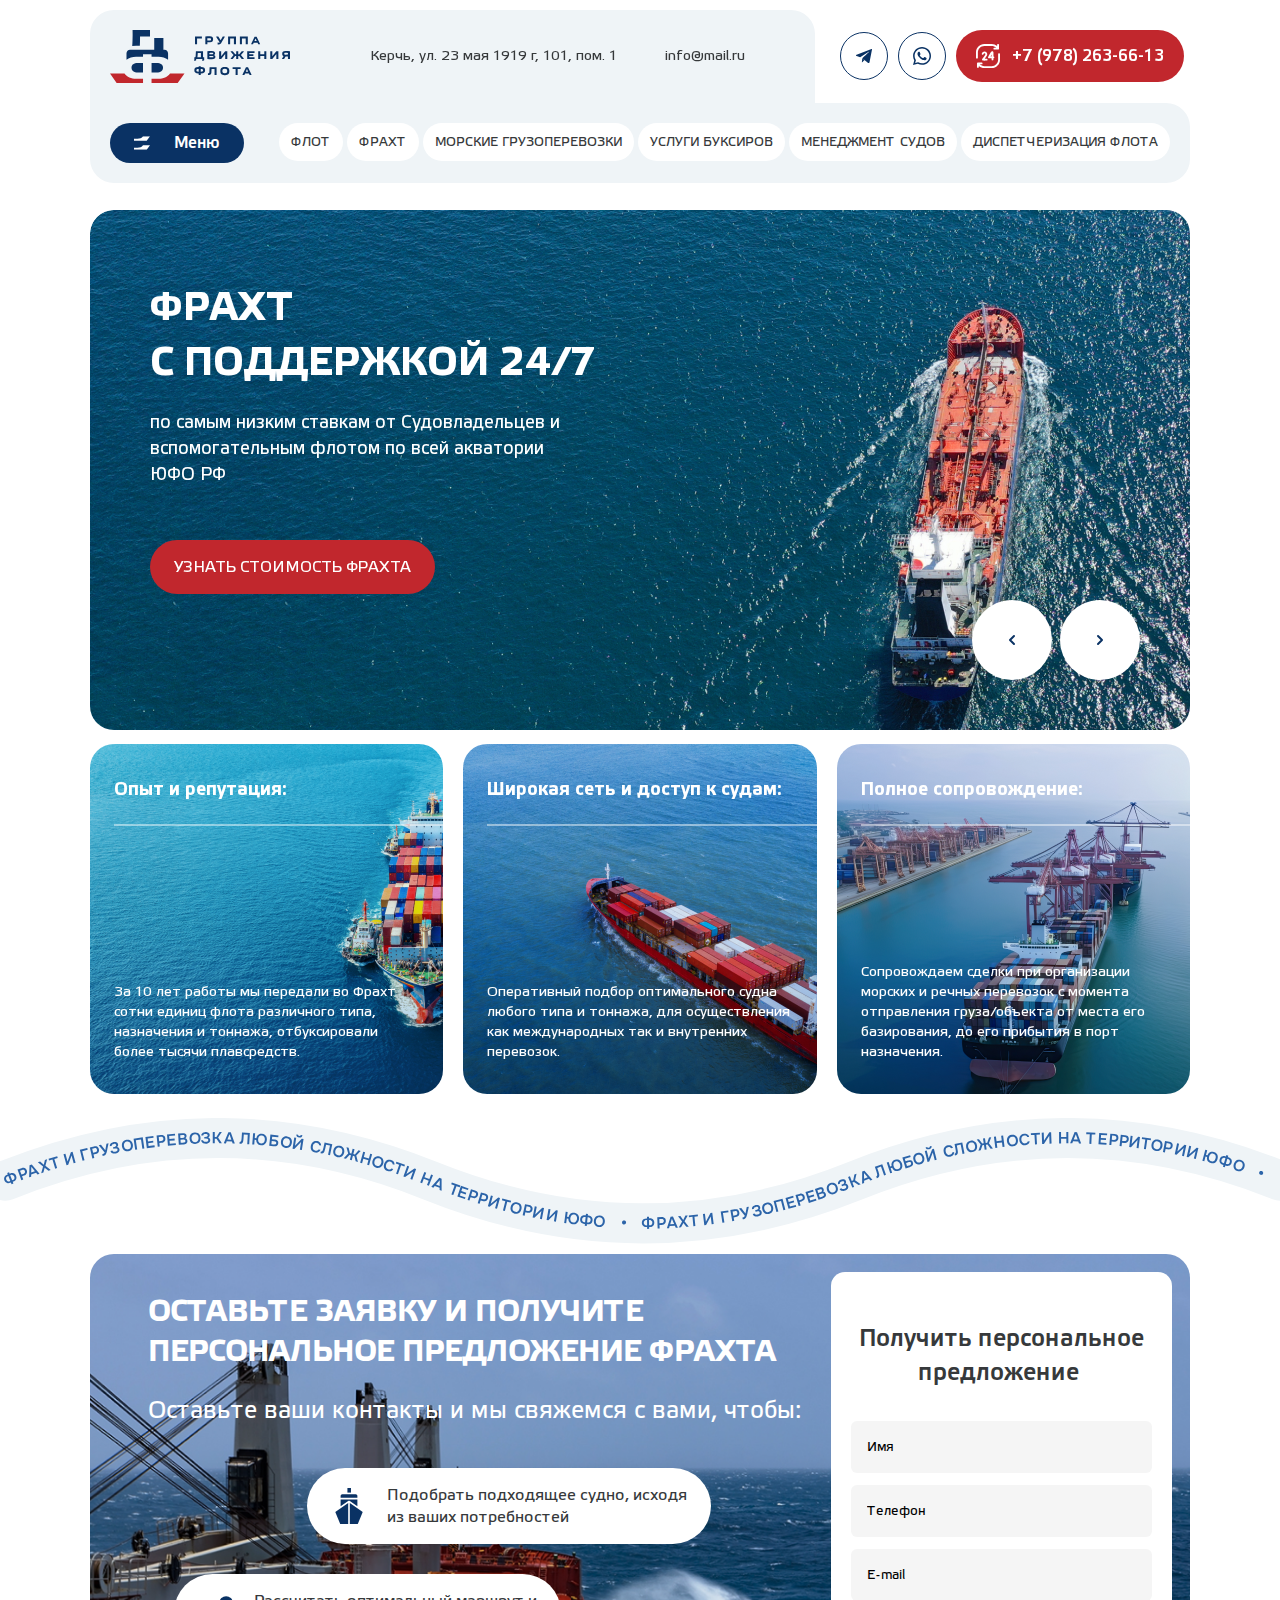
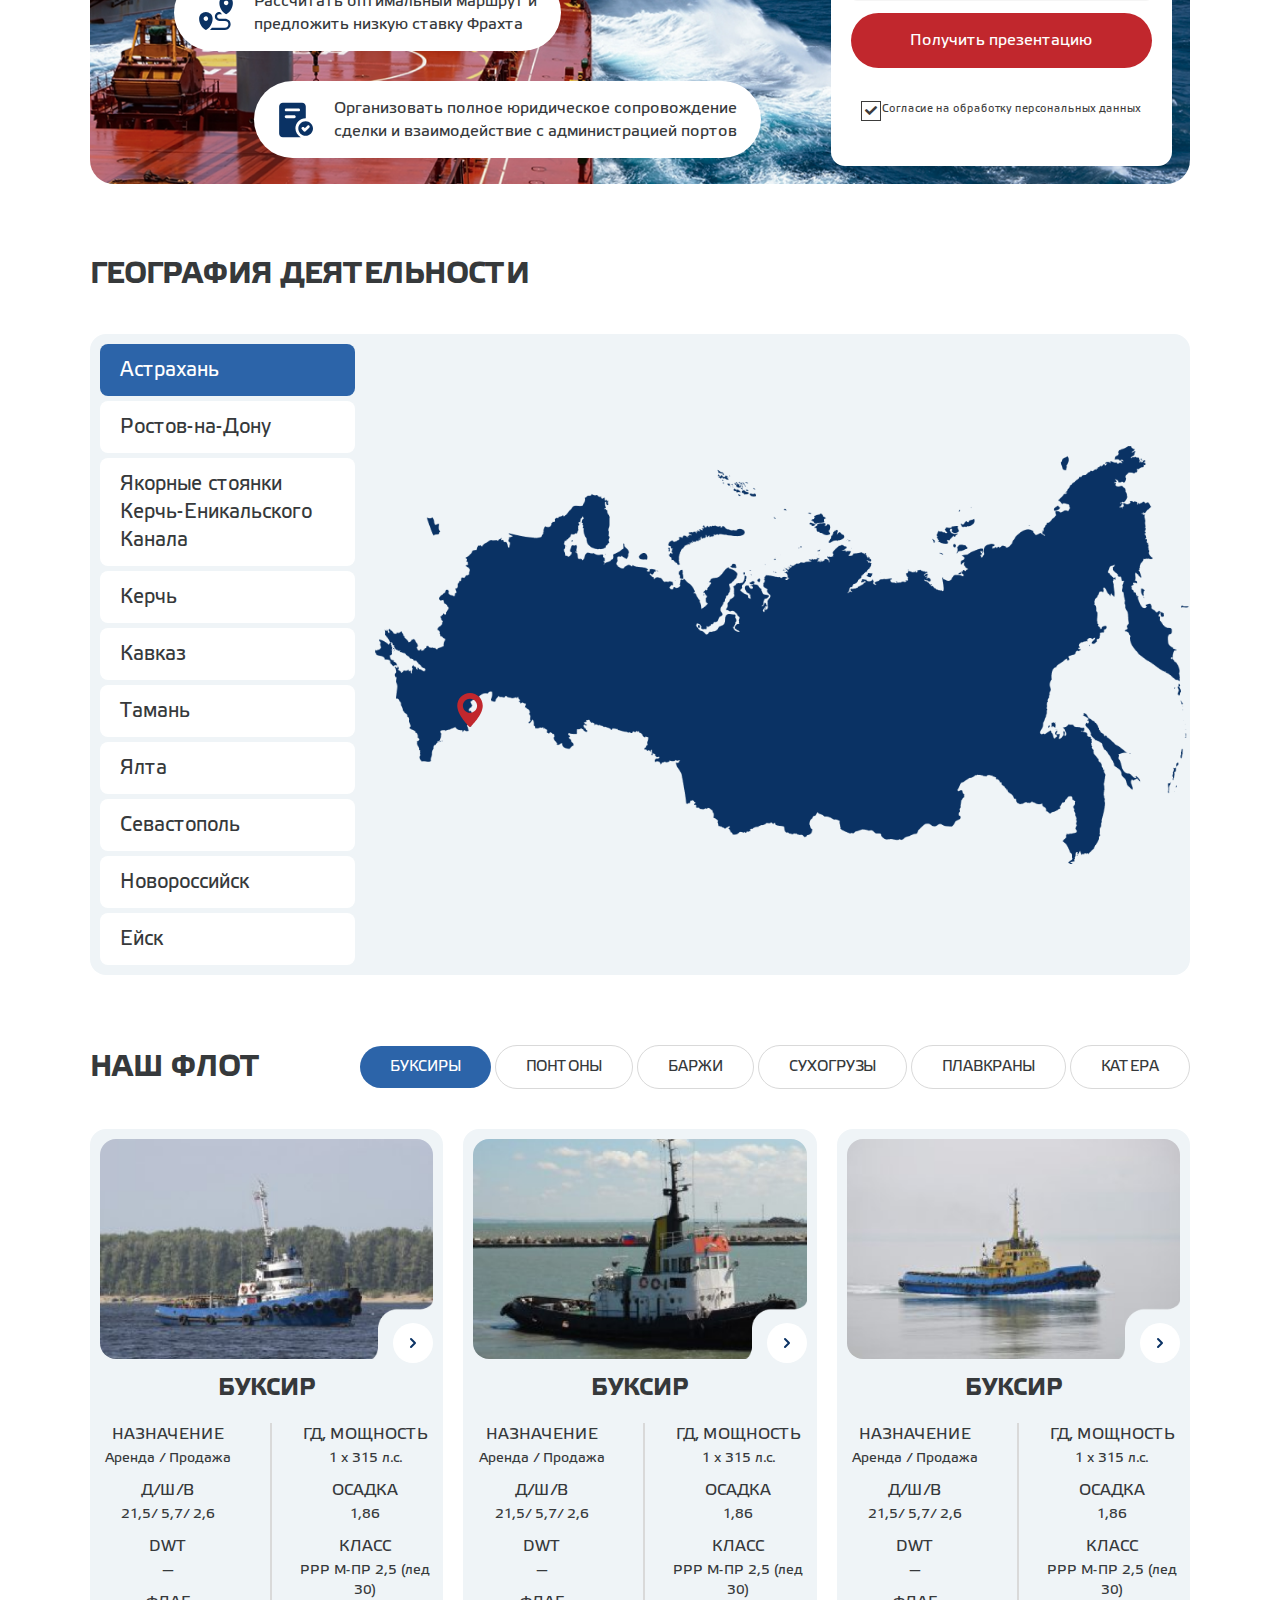
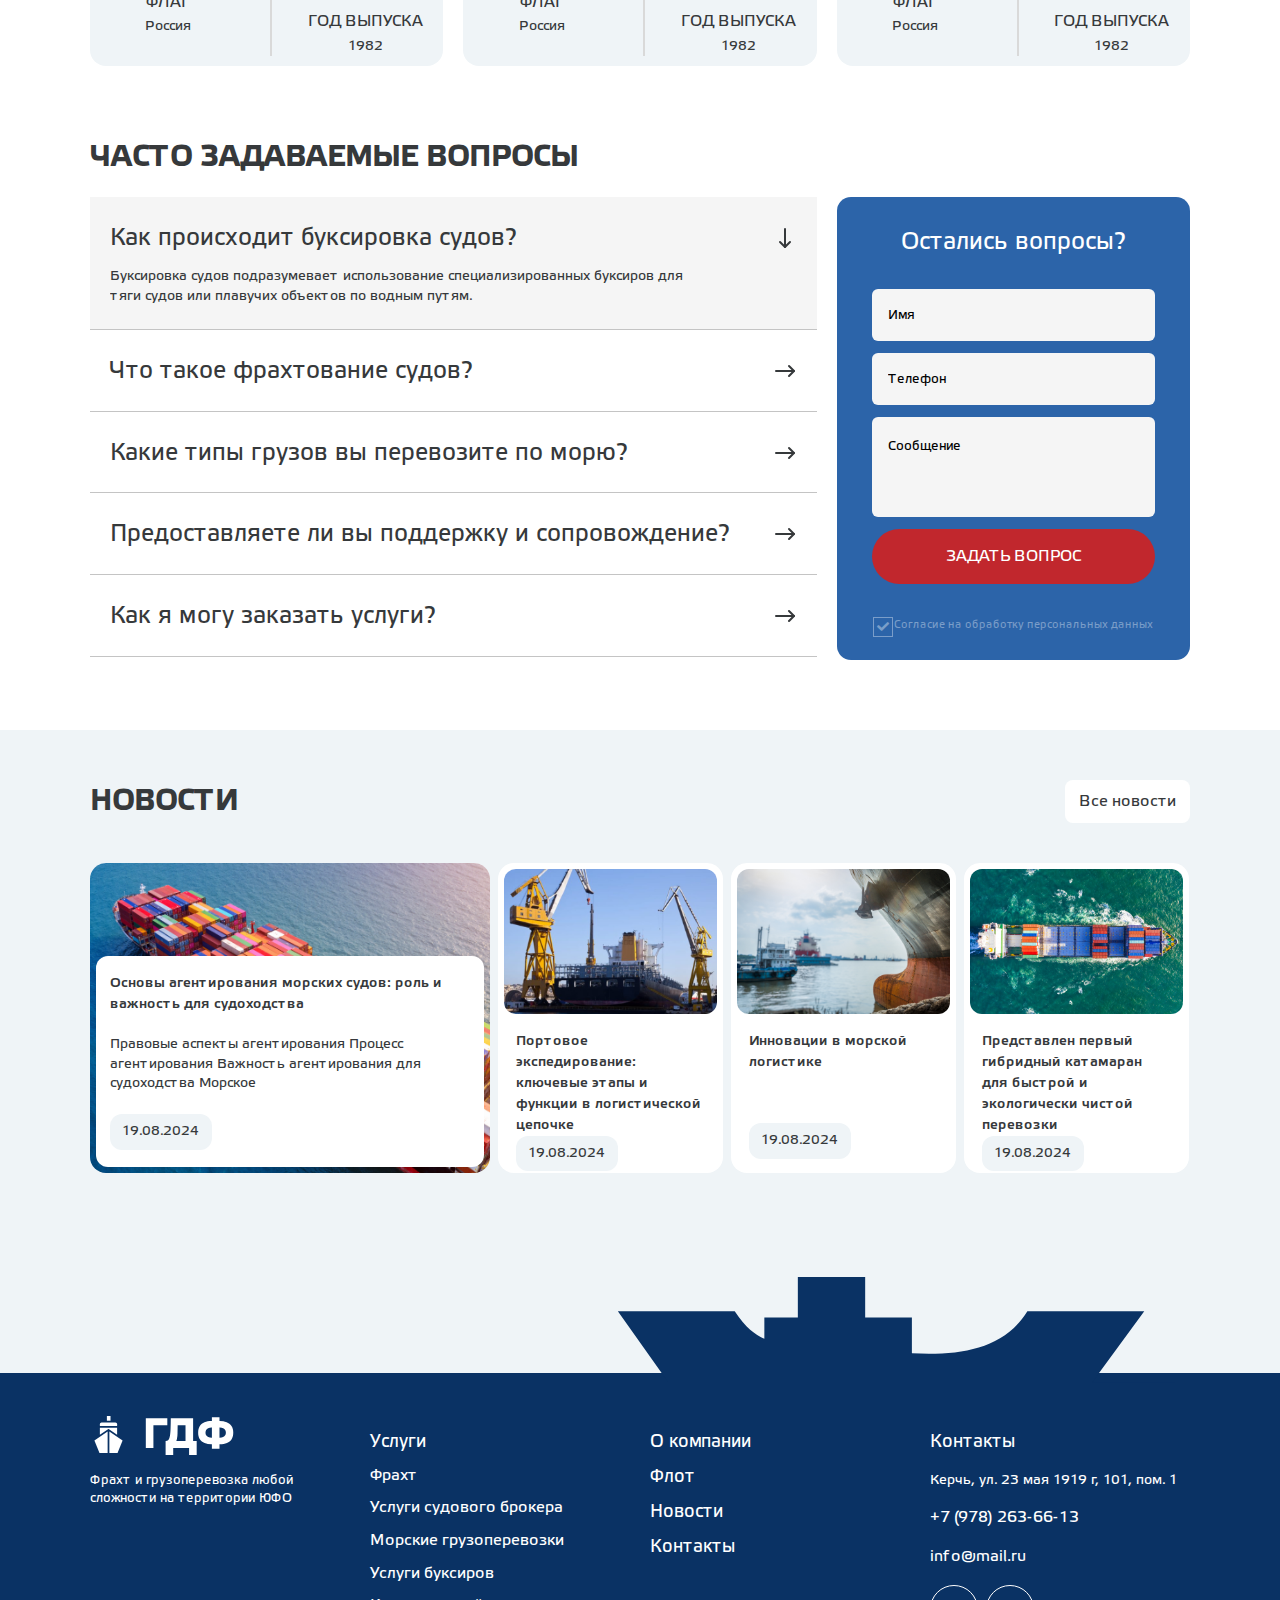
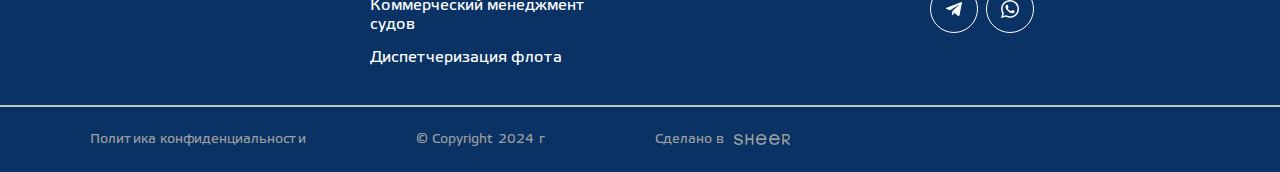
<file: index.html>
<!DOCTYPE html>
<!--[if lt IE 7]><html lang="ru" class="lt-ie9 lt-ie8 lt-ie7"><![endif]-->
<!--[if IE 7]><html lang="ru" class="lt-ie9 lt-ie8"><![endif]-->
<!--[if IE 8]><html lang="ru" class="lt-ie9"><![endif]-->
<!--[if gt IE 8]><!-->
<html lang="ru">
  <!--<![endif]-->
  <head>
    <meta charset="utf-8" />
    <title>Заголовок</title>
    <meta http-equiv="X-UA-Compatible" content="IE=edge" />
    <meta name="viewport" content="width=device-width, initial-scale=1.0" />
    <meta name="format-detection" content="telephone=no" />
    <link rel="shortcut icon" href="favicon.png" />
    <link rel="stylesheet" href="libs/bootstrap/bootstrap-grid.css" />
    <link
      rel="stylesheet"
      href="libs/fontawesome-free-5.12.0-web/css/all.min.css"
    />
    <link
      rel="stylesheet"
      href="libs/fancybox-master/dist/jquery.fancybox.min.css"
    />
    <link rel="stylesheet" href="libs/slick-1.5.9/slick/slick.css" />
    <link rel="stylesheet" href="libs/slick-1.5.9/slick/slick-theme.css" />
    <link rel="stylesheet" href="css/fonts.css" />
    <link rel="stylesheet" href="css/main.css?ver=1.3" />
    <link rel="stylesheet" href="css/media.css?ver=1.3" />
  </head>
  <body>
    <header>
      <div class="container">
        <div class="header__wrapper">
          <div class="header__top">
            <div class="header__bg">
              <div class="header__logo">
                <div class="header__image">
                  <img src="./img/Logo.svg" alt="logo" />
                </div>
                <p>
                  Фрахт и грузоперевозка любой<br />
                  сложности на территории ЮФО
                </p>
              </div>
              <div class="header__info">
                <p>Керчь, ул. 23 мая 1919 г, 101, пом. 1</p>
                <a href="mailto:info@mail.ru">info@mail.ru</a>
              </div>
            </div>
            <div class="header__contacts">
              <a class="socials" href="/"
                ><img src="./img/tg.svg" alt="icon"
              /></a>
              <a class="socials" href="/"
                ><img src="./img/wa.svg" alt="icon"
              /></a>
              <a href="tel:+79782636613" class="header__btn">
                <img src="./img/24.svg" alt="icon" />
                <p>+7 (978) 263-66-13</p>
              </a>
            </div>
          </div>
          <div class="header__bottom">
            <div class="header__menu-btn">
              <img src="./img/btn-plane.svg" alt="icon" />
              <p>Меню</p>
            </div>
            <ul class="header__menu">
              <li><a href="/">Флот</a></li>
              <li><a href="/">Фрахт</a></li>
              <li><a href="/">Морские грузоперевозки</a></li>
              <li><a href="/">Услуги буксиров</a></li>
              <li><a href="/">Менеджмент судов</a></li>
              <li><a href="/">Диспетчеризация флота</a></li>
            </ul>
          </div>
        </div>
      </div>
      <div class="header__mobile">
        <div class="header__logo">
          <div class="header__image">
            <img src="./img/Logo.svg" alt="logo" />
          </div>
        </div>
        <div class="header__contacts">
          <a class="socials" href="/"><img src="./img/tg.svg" alt="icon" /></a>
          <a class="socials" href="/"><img src="./img/wa.svg" alt="icon" /></a>
          <a href="tel:+79782636613" class="header__btn">
            <img src="./img/24.svg" alt="icon" />
            <p>+7 (978) 263-66-13</p>
          </a>
        </div>
        <span class="sandwich">
          <span class="sw-topper"></span>
          <span class="sw-bottom"></span>
          <span class="sw-footer"></span>
        </span>
        <div class="header__content">
          <ul class="header__menu">
            <li><a href="/">О компании</a></li>
            <li><a href="/">Флот</a></li>
            <li><a href="/">Новости</a></li>
            <li><a href="/">Контакты</a></li>
          </ul>
          <ul class="header__catalog">
            <li><a href="/">Флот</a></li>
            <li><a href="/">Фрахт</a></li>
            <li><a href="/">Морские грузоперевозки</a></li>
            <li><a href="/">Услуги буксиров</a></li>
            <li><a href="/">Менеджмент судов</a></li>
            <li><a href="/">Диспетчеризация флота</a></li>
          </ul>
          <div class="header__mobile-info">
            <p>Керчь, ул. 23 мая 1919 г, 101, пом. 1</p>
            <a href="mailto:info@mail.ru">info@mail.ru</a>
          </div>
          <div class="header__mobile-contacts">
            <a class="socials" href="/"><img src="./img/tg.svg" alt="icon" /></a>
            <a class="socials" href="/"><img src="./img/wa.svg" alt="icon" /></a>
            <a href="tel:+79782636613" class="header__btn">
              <img src="./img/24.svg" alt="icon" />
              <p>+7 (978) 263-66-13</p>
            </a>
          </div>
        </div>
      </div>
    </header>

    <section class="banner">
      <div class="container">
        <div class="banner__wrapper">
          <div class="banner__slider">
            <div class="banner__slide">
              <div class="row">
                <div class="col-lg-12">
                  <div
                    class="banner__main"
                    style="background-image: url('./img/banner1.png')"
                  >
                    <h1>
                      Фрахт<br />
                      с поддержкой 24/7
                    </h1>
                    <p>
                      по самым низким ставкам от Судовладельцев и<br />
                      вспомогательным флотом по всей акватории<br />
                      ЮФО РФ
                    </p>
                    <a href="/" class="btn-main">УЗНАТЬ СТОИМОСТЬ ФРАХТА</a>
                    <div class="banner__controls">
                      <div class="prev">
                        <img src="./img/prev.svg" alt="icon" />
                      </div>
                      <div class="next">
                        <img src="./img/next.svg" alt="icon" />
                      </div>
                    </div>
                  </div>
                </div>
                <div class="col-lg-4">
                  <div
                    class="banner__item"
                    style="background-image: url('./img/banner-item1.png')"
                  >
                    <h4>Опыт и репутация:</h4>
                    <p>
                      За 10 лет работы мы передали во Фрахт сотни единиц флота
                      различного типа, назначения и тоннажа, отбуксировали более
                      тысячи плавсредств. 
                    </p>
                  </div>
                </div>
                <div class="col-lg-4">
                  <div
                    class="banner__item"
                    style="background-image: url('./img/banner-item2.png')"
                  >
                    <h4>Широкая сеть и доступ к судам:</h4>
                    <p>
                      Оперативный подбор оптимального судна любого типа и
                      тоннажа, для осуществления как международных так и
                      внутренних перевозок.
                    </p>
                  </div>
                </div>
                <div class="col-lg-4">
                  <div
                    class="banner__item"
                    style="background-image: url('./img/banner-item3.png')"
                  >
                    <h4>Полное сопровождение:</h4>
                    <p>
                      Сопровождаем сделки при организации морских и речных
                      перевозок с момента отправления груза/объекта от места его
                      базирования, до его прибытия в порт назначения.
                    </p>
                  </div>
                </div>
              </div>
            </div>
            <div class="banner__slide">
              <div class="row">
                <div class="col-lg-12">
                  <div
                    class="banner__main"
                    style="background-image: url('./img/banner1.png')"
                  >
                    <h1>
                      Фрахт<br />
                      с поддержкой 24/7
                    </h1>
                    <p>
                      по самым низким ставкам от Судовладельцев и<br />
                      вспомогательным флотом по всей акватории<br />
                      ЮФО РФ
                    </p>
                    <a href="/" class="btn-main">УЗНАТЬ СТОИМОСТЬ ФРАХТА</a>
                    <div class="banner__controls">
                      <div class="prev">
                        <img src="./img/prev.svg" alt="icon" />
                      </div>
                      <div class="next">
                        <img src="./img/next.svg" alt="icon" />
                      </div>
                    </div>
                  </div>
                </div>
                <div class="col-lg-4">
                  <div
                    class="banner__item"
                    style="background-image: url('./img/banner-item1.png')"
                  >
                    <h4>Опыт и репутация:</h4>
                    <p>
                      За 10 лет работы мы передали во Фрахт сотни единиц флота
                      различного типа, назначения и тоннажа, отбуксировали более
                      тысячи плавсредств. 
                    </p>
                  </div>
                </div>
                <div class="col-lg-4">
                  <div
                    class="banner__item"
                    style="background-image: url('./img/banner-item2.png')"
                  >
                    <h4>Широкая сеть и доступ к судам:</h4>
                    <p>
                      Оперативный подбор оптимального судна любого типа и
                      тоннажа, для осуществления как международных так и
                      внутренних перевозок.
                    </p>
                  </div>
                </div>
                <div class="col-lg-4">
                  <div
                    class="banner__item"
                    style="background-image: url('./img/banner-item3.png')"
                  >
                    <h4>Полное сопровождение:</h4>
                    <p>
                      Сопровождаем сделки при организации морских и речных
                      перевозок с момента отправления груза/объекта от места его
                      базирования, до его прибытия в порт назначения.
                    </p>
                  </div>
                </div>
              </div>
            </div>
          </div>
        </div>
      </div>
      <div class="text-line">
        <img src="./img/text-line.svg" alt="line" />
      </div>
    </section>

    <section class="application">
      <div class="container">
        <div
          class="application__wrapper"
          style="background-image: url('./img/application-img.png')"
        >
          <div class="row">
            <div class="col-lg-8">
              <div class="application__info">
                <h2 class="title-section">
                  Оставьте заявку и получите<br />
                  персональное предложение Фрахта
                </h2>
                <p>Оставьте ваши контакты и мы свяжемся с вами, чтобы:</p>
                <div class="application__items">
                  <div class="application__item">
                    <img src="./img/application1.svg" alt="icon" />
                    <p>
                      Подобрать подходящее судно, исходя<br />
                      из ваших потребностей
                    </p>
                  </div>
                  <div class="application__item">
                    <img src="./img/application2.svg" alt="icon" />
                    <p>
                      Рассчитать оптимальный маршрут и<br />
                      предложить низкую ставку Фрахта
                    </p>
                  </div>
                  <div class="application__item">
                    <img src="./img/application3.svg" alt="icon" />
                    <p>
                      Организовать полное юридическое сопровождение<br />
                      сделки и взаимодействие с администрацией портов
                    </p>
                  </div>
                </div>
              </div>
            </div>
            <div class="col-lg-4">
              <div class="application__form">
                <p>
                  Получить персональное<br />
                  предложение 
                </p>
                <form>
                  <div class="item-form">
                    <input type="text" placeholder="Имя" required="required" />
                  </div>
                  <div class="item-form">
                    <input
                      type="text"
                      placeholder="Телефон"
                      class="input-phone"
                      required="required"
                    />
                  </div>
                  <div class="item-form">
                    <input
                      type="email"
                      placeholder="E-mail"
                      required="required"
                    />
                  </div>
                  <div class="btn__wrapper">
                    <input
                      type="submit"
                      class="btn-main"
                      value="Получить презентацию"
                    />
                  </div>
                  <div class="checkbox">
                    <label>
                      <input
                        type="checkbox"
                        required="required"
                        checked="checked"
                      />
                      <span>Согласие на обработку персональных данных</span>
                    </label>
                  </div>
                </form>
              </div>
            </div>
          </div>
        </div>
      </div>
    </section>

    <section class="location">
      <div class="container">
        <h2 class="title-section">География деятельности</h2>
        <div class="location__wrapper">
          <div class="row">
            <div class="col-lg-3">
              <ul class="location__list">
                <li class="location__item active" id="location1">Астрахань</li>
                <li class="location__item" id="location2">Ростов-на-Дону</li>
                <li class="location__item" id="location3">
                  Якорные стоянки Керчь-Еникальского Канала
                </li>
                <li class="location__item" id="location4">Керчь</li>
                <li class="location__item" id="location5">Кавказ</li>
                <li class="location__item" id="location6">Тамань</li>
                <li class="location__item" id="location7">Ялта</li>
                <li class="location__item" id="location8">Cевастополь</li>
                <li class="location__item" id="location9">Новороссийск</li>
                <li class="location__item" id="location10">Ейск</li>
              </ul>
            </div>
            <div class="col-lg-9">
              <div class="location__image">
                <img src="./img/location-map.png" alt="map" />
                <div class="location__marker active" id="marker-location1">
                  <img src="./img/location-icon.svg" alt="icon" />
                </div>
                <div class="location__marker" id="marker-location2">
                  <img src="./img/location-icon.svg" alt="icon" />
                </div>
                <div class="location__marker" id="marker-location3">
                  <img src="./img/location-icon.svg" alt="icon" />
                </div>
                <div class="location__marker" id="marker-location4">
                  <img src="./img/location-icon.svg" alt="icon" />
                </div>
                <div class="location__marker" id="marker-location5">
                  <img src="./img/location-icon.svg" alt="icon" />
                </div>
                <div class="location__marker" id="marker-location6">
                  <img src="./img/location-icon.svg" alt="icon" />
                </div>
                <div class="location__marker" id="marker-location7">
                  <img src="./img/location-icon.svg" alt="icon" />
                </div>
                <div class="location__marker" id="marker-location8">
                  <img src="./img/location-icon.svg" alt="icon" />
                </div>
                <div class="location__marker" id="marker-location9">
                  <img src="./img/location-icon.svg" alt="icon" />
                </div>
                <div class="location__marker" id="marker-location10">
                  <img src="./img/location-icon.svg" alt="icon" />
                </div>
              </div>
            </div>
          </div>
        </div>
      </div>
    </section>

    <section class="flot">
      <div class="container">
        <div class="flot__title">
          <h2 class="title-section">наш флот</h2>
          <ul class="flot__tabs">
            <li class="flot__tab active" data-tab="tab1">Буксиры</li>
            <li class="flot__tab" data-tab="tab2">Понтоны</li>
            <li class="flot__tab" data-tab="tab3">Баржи</li>
            <li class="flot__tab" data-tab="tab4">Сухогрузы</li>
            <li class="flot__tab" data-tab="tab5">Плавкраны</li>
            <li class="flot__tab" data-tab="tab6">Катера</li>
          </ul>
        </div>
        <div class="flot__items">
          <div class="row">
            <div class="col-lg-4">
              <div class="flot__item active" id="tab1">
                <div class="flot__image">
                  <img src="./img/flot1.png" alt="image" />
                </div>
                <a href="/" class="flot__url">
                  <img src="./img/next.svg" alt="icon" />
                </a>
                <h3>Буксир</h3>
                <ul class="flot__info">
                  <li>
                    <h4>Назначение</h4>
                    <p>Аренда / Продажа</p>
                  </li>
                  <li>
                    <h4>д/ш/в</h4>
                    <p>21,5/ 5,7/ 2,6</p>
                  </li>
                  <li>
                    <h4>dwt</h4>
                    <p>—</p>
                  </li>
                  <li>
                    <h4>флаг</h4>
                    <p>Россия</p>
                  </li>
                  <li>
                    <h4>гд, мощность</h4>
                    <p>1 х 315 л.с.</p>
                  </li>
                  <li>
                    <h4>осадка</h4>
                    <p>1,86</p>
                  </li>
                  <li>
                    <h4>класс</h4>
                    <p>РРР М-ПР 2,5 (лед 30)</p>
                  </li>
                  <li>
                    <h4>год выпуска</h4>
                    <p>1982</p>
                  </li>
                </ul>
              </div>
            </div>
            <div class="col-lg-4">
              <div class="flot__item active" id="tab1">
                <div class="flot__image">
                  <img src="./img/flot2.png" alt="image" />
                </div>
                <a href="/" class="flot__url">
                  <img src="./img/next.svg" alt="icon" />
                </a>
                <h3>Буксир</h3>
                <ul class="flot__info">
                  <li>
                    <h4>Назначение</h4>
                    <p>Аренда / Продажа</p>
                  </li>
                  <li>
                    <h4>д/ш/в</h4>
                    <p>21,5/ 5,7/ 2,6</p>
                  </li>
                  <li>
                    <h4>dwt</h4>
                    <p>—</p>
                  </li>
                  <li>
                    <h4>флаг</h4>
                    <p>Россия</p>
                  </li>
                  <li>
                    <h4>гд, мощность</h4>
                    <p>1 х 315 л.с.</p>
                  </li>
                  <li>
                    <h4>осадка</h4>
                    <p>1,86</p>
                  </li>
                  <li>
                    <h4>класс</h4>
                    <p>РРР М-ПР 2,5 (лед 30)</p>
                  </li>
                  <li>
                    <h4>год выпуска</h4>
                    <p>1982</p>
                  </li>
                </ul>
              </div>
            </div>
            <div class="col-lg-4">
              <div class="flot__item active" id="tab1">
                <div class="flot__image">
                  <img src="./img/flot3.png" alt="image" />
                </div>
                <a href="/" class="flot__url">
                  <img src="./img/next.svg" alt="icon" />
                </a>
                <h3>Буксир</h3>
                <ul class="flot__info">
                  <li>
                    <h4>Назначение</h4>
                    <p>Аренда / Продажа</p>
                  </li>
                  <li>
                    <h4>д/ш/в</h4>
                    <p>21,5/ 5,7/ 2,6</p>
                  </li>
                  <li>
                    <h4>dwt</h4>
                    <p>—</p>
                  </li>
                  <li>
                    <h4>флаг</h4>
                    <p>Россия</p>
                  </li>
                  <li>
                    <h4>гд, мощность</h4>
                    <p>1 х 315 л.с.</p>
                  </li>
                  <li>
                    <h4>осадка</h4>
                    <p>1,86</p>
                  </li>
                  <li>
                    <h4>класс</h4>
                    <p>РРР М-ПР 2,5 (лед 30)</p>
                  </li>
                  <li>
                    <h4>год выпуска</h4>
                    <p>1982</p>
                  </li>
                </ul>
              </div>
            </div>
            <div class="col-lg-4">
              <div class="flot__item" id="tab2">
                <div class="flot__image">
                  <img src="./img/flot1.png" alt="image" />
                </div>
                <a href="/" class="flot__url">
                  <img src="./img/next.svg" alt="icon" />
                </a>
                <h3>Буксир</h3>
                <ul class="flot__info">
                  <li>
                    <h4>Назначение</h4>
                    <p>Аренда / Продажа</p>
                  </li>
                  <li>
                    <h4>д/ш/в</h4>
                    <p>21,5/ 5,7/ 2,6</p>
                  </li>
                  <li>
                    <h4>dwt</h4>
                    <p>—</p>
                  </li>
                  <li>
                    <h4>флаг</h4>
                    <p>Россия</p>
                  </li>
                  <li>
                    <h4>гд, мощность</h4>
                    <p>1 х 315 л.с.</p>
                  </li>
                  <li>
                    <h4>осадка</h4>
                    <p>1,86</p>
                  </li>
                  <li>
                    <h4>класс</h4>
                    <p>РРР М-ПР 2,5 (лед 30)</p>
                  </li>
                  <li>
                    <h4>год выпуска</h4>
                    <p>1982</p>
                  </li>
                </ul>
              </div>
            </div>
          </div>
        </div>
      </div>
    </section>

    <section class="faq">
      <div class="container">
        <h2 class="title-section">Часто задаваемые вопросы</h2>
        <div class="faq__wrapper">
          <div class="row">
            <div class="col-lg-8">
              <div class="faq__items">
                <div class="faq-question active">
                  <div class="item-question__head">
                    <p>Как происходит буксировка судов?</p>
                    <div class="faq__icon">
                      <img src="./img/arrow.svg" alt="icon" />
                    </div>
                  </div>
                  <div class="item-question__content">
                    <p>
                      Буксировка судов подразумевает использование
                      специализированных буксиров для тяги судов или плавучих
                      объектов по водным путям.
                    </p>
                  </div>
                </div>
                <div class="faq-question">
                  <div class="item-question__head">
                    <p>Что такое фрахтование судов?</p>
                    <div class="faq__icon">
                      <img src="./img/arrow.svg" alt="icon" />
                    </div>
                  </div>
                  <div class="item-question__content">
                    <p>
                      Буксировка судов подразумевает использование
                      специализированных буксиров для тяги судов или плавучих
                      объектов по водным путям.
                    </p>
                  </div>
                </div>
                <div class="faq-question">
                  <div class="item-question__head">
                    <p>Какие типы грузов вы перевозите по морю?</p>
                    <div class="faq__icon">
                      <img src="./img/arrow.svg" alt="icon" />
                    </div>
                  </div>
                  <div class="item-question__content">
                    <p>
                      Буксировка судов подразумевает использование
                      специализированных буксиров для тяги судов или плавучих
                      объектов по водным путям.
                    </p>
                  </div>
                </div>
                <div class="faq-question">
                  <div class="item-question__head">
                    <p>Предоставляете ли вы поддержку и сопровождение?</p>
                    <div class="faq__icon">
                      <img src="./img/arrow.svg" alt="icon" />
                    </div>
                  </div>
                  <div class="item-question__content">
                    <p>
                      Буксировка судов подразумевает использование
                      специализированных буксиров для тяги судов или плавучих
                      объектов по водным путям.
                    </p>
                  </div>
                </div>
                <div class="faq-question">
                  <div class="item-question__head">
                    <p>Как я могу заказать услуги?</p>
                    <div class="faq__icon">
                      <img src="./img/arrow.svg" alt="icon" />
                    </div>
                  </div>
                  <div class="item-question__content">
                    <p>
                      Буксировка судов подразумевает использование
                      специализированных буксиров для тяги судов или плавучих
                      объектов по водным путям.
                    </p>
                  </div>
                </div>
              </div>
            </div>
            <div class="col-lg-4">
              <div class="faq__form">
                <p class="faq__descr">Остались вопросы?</p>
                <form>
                  <div class="item-form">
                    <input type="text" placeholder="Имя" required="required" />
                  </div>
                  <div class="item-form">
                    <input
                      type="text"
                      placeholder="Телефон"
                      class="input-phone"
                      required="required"
                    />
                  </div>
                  <div class="item-form item-form-message">
                    <input
                      type="text"
                      placeholder="Сообщение"
                      required="required"
                    />
                  </div>
                  <div class="btn__wrapper">
                    <input
                      type="submit"
                      class="btn-main"
                      value="ЗАДАТЬ ВОПРОС"
                    />
                  </div>
                  <div class="checkbox">
                    <label>
                      <input
                        type="checkbox"
                        required="required"
                        checked="checked"
                      />
                      <span>Согласие на обработку персональных данных</span>
                    </label>
                  </div>
                </form>
              </div>
            </div>
          </div>
        </div>
      </div>
    </section>

    <section class="news">
      <div class="container">
        <div class="news__title">
          <h2 class="title-section">Новости</h2>
          <a href="/">Все новости</a>
        </div>
        <div class="news__wrapper">
          <a href="/" class="news__item news__big">
            <div class="news__big-image">
              <img src="./img/news-big.png" alt="image" />
            </div>
            <div class="news__big-content">
              <h3 class="news__item-title">
                Основы агентирования морских судов: роль и важность для
                судоходства
              </h3>
              <p>
                Правовые аспекты агентирования Процесс агентирования Важность
                агентирования для судоходства Морское
              </p>
              <span class="news__item-date">19.08.2024</span>
            </div>
          </a>
          <a href="/" class="news__item">
            <div class="news__image">
              <img src="./img/news2.png" alt="image" />
            </div>
            <div class="news__content">
              <h3 class="news__item-title">
                Портовое экспедирование: ключевые этапы и функции в
                логистической цепочке
              </h3>
              <span class="news__item-date">19.08.2024</span>
            </div>
          </a>
          <a href="/" class="news__item">
            <div class="news__image">
              <img src="./img/news3.png" alt="image" />
            </div>
            <div class="news__content">
              <h3 class="news__item-title">Инновации в морской логистике</h3>
              <span class="news__item-date">19.08.2024</span>
            </div>
          </a>
          <a href="/" class="news__item">
            <div class="news__image">
              <img src="./img/news4.png" alt="image" />
            </div>
            <div class="news__content">
              <h3 class="news__item-title">
                Представлен первый гибридный катамаран для быстрой и
                экологически чистой перевозки
              </h3>
              <span class="news__item-date">19.08.2024</span>
            </div>
          </a>
        </div>
      </div>
    </section>

    <footer class="footer">
      <div class="container">
        <div class="footer__wrapper">
          <div class="row">
            <div class="col-lg-3 col-md-12">
              <div class="footer__logo">
                <img src="./img/footer-logo.svg" alt="logo" />
                <p>
                  Фрахт и грузоперевозка любой<br />
                  сложности на территории ЮФО
                </p>
              </div>
            </div>
            <div class="col-lg-3 col-md-6">
              <div class="footer__uslugi">
                <h4 class="footer__titles">Услуги</h4>
                <ul>
                  <li><a href="/">Фрахт</a></li>
                  <li><a href="/">Услуги судового брокера</a></li>
                  <li><a href="/">Морские грузоперевозки</a></li>
                  <li><a href="/">Услуги буксиров</a></li>
                  <li><a href="/">Коммерческий менеджмент судов</a></li>
                  <li><a href="/">Диспетчеризация флота</a></li>
                </ul>
              </div>
            </div>
            <div class="col-lg-3 col-md-6">
              <div class="footer__about">
                <ul>
                  <li><a href="/">О компании</a></li>
                  <li><a href="/">Флот</a></li>
                  <li><a href="/">Новости</a></li>
                  <li><a href="/">Контакты</a></li>
                </ul>
              </div>
            </div>
            <div class="col-lg-3 col-md-12">
              <div class="footer__contacts">
                <h4 class="footer__titles">Контакты</h4>
                <p>Керчь, ул. 23 мая 1919 г, 101, пом. 1</p>
                <a href="tel:+79782636613">+7 (978) 263-66-13</a>
                <a href="mailto:info@mail.ru">info@mail.ru</a>
                <div class="footer__socials">
                  <a class="socials" href="/"
                    ><img src="./img/footer-tg.svg" alt="icon"
                  /></a>
                  <a class="socials" href="/"
                    ><img src="./img/footer-wa.svg" alt="icon"
                  /></a>
                </div>
              </div>
            </div>
          </div>
          <div class="footer__image">
            <img src="./img/footer-image.svg" alt="image" />
          </div>
        </div>
      </div>
      <div class="footer__line"></div>
      <div class="container">
        <div class="footer__authors">
          <p><a href="">Политика конфиденциальности</a></p>
          <p>© Copyright 2024 г</p>
          <p class="footer__sheer">
            Сделано в
            <a target="_blank" href="https://sheer.ru"
              ><img src="./img/sheer-logo.svg" alt="sheer"
            /></a>
          </p>
        </div>
      </div>
    </footer>

    <script src="libs/jquery/jquery-3.6.0.min.js"></script>
    <script src="libs/jquery-mousewheel/jquery.mousewheel.min.js"></script>
    <script src="libs/fancybox-master/dist/jquery.fancybox.min.js"></script>
    <script src="libs/slick-1.5.9/slick/slick.min.js"></script>
    <script src="libs/scroll2id/PageScroll2id.min.js"></script>
    <script src="libs/mask/jquery.maskedinput.js"></script>
    <script src="libs/jQueryFormStyler-master/jquery.formstyler.min.js"></script>
    <script src="js/common.js?ver=1.3"></script>
    <!-- Yandex.Metrika counter --><!-- /Yandex.Metrika counter -->
    <!-- Google Analytics counter --><!-- /Google Analytics counter -->
  </body>
</html>
</file>
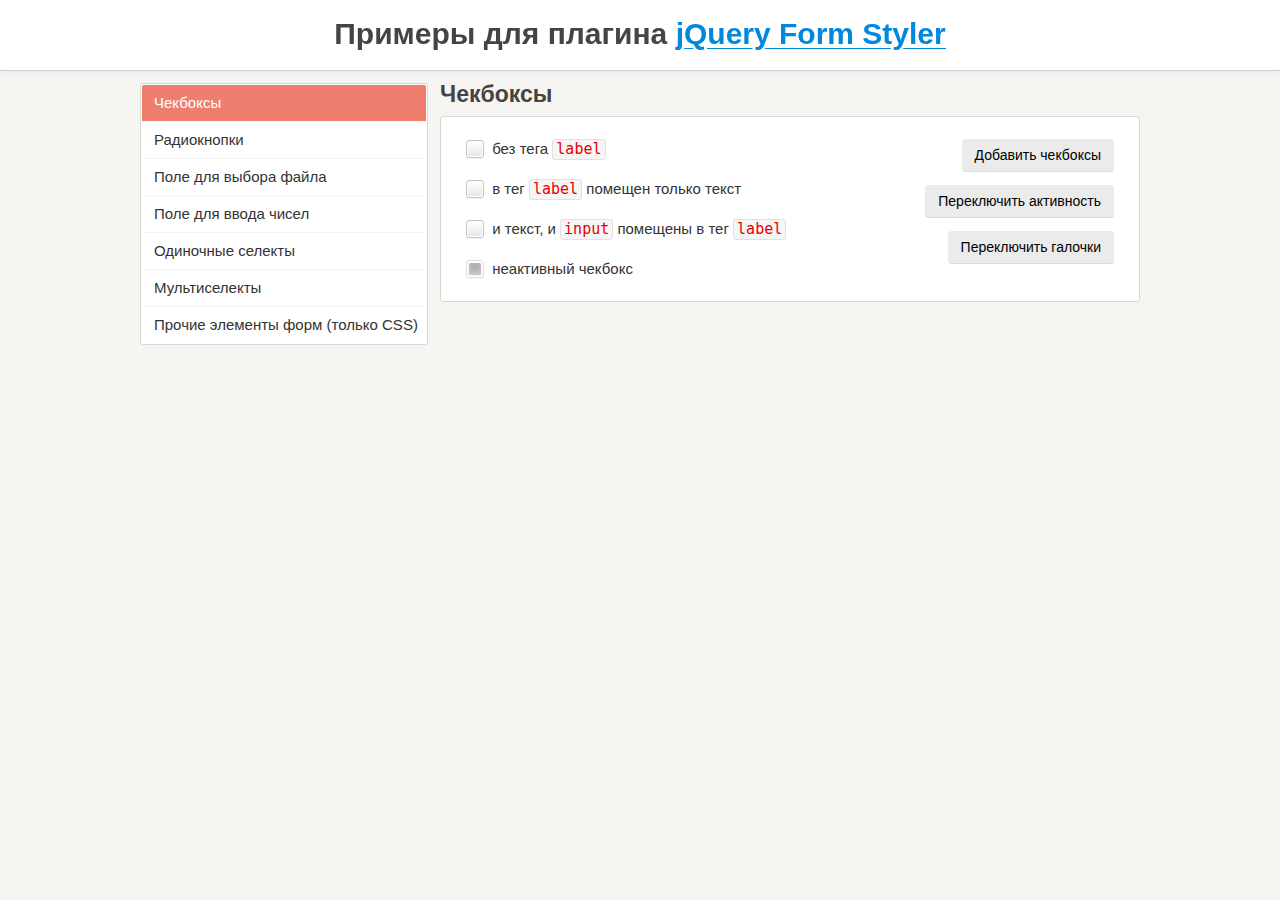
<file: libs/jQueryFormStyler-master/demo/index.html>
<!DOCTYPE html>
<html>
<head>
	<meta charset="utf-8" />
	<meta name="viewport" content="width=device-width, initial-scale=1.0" />
	<title>Примеры для плагина jQuery Form Styler</title>
	<link href="demo.css" rel="stylesheet" />
	<link href="../jquery.formstyler.css" rel="stylesheet" />
	<script src="http://ajax.googleapis.com/ajax/libs/jquery/1.11.3/jquery.min.js"></script>
	<script src="../jquery.formstyler.js"></script>
	<script>
		(function($) {
		$(function() {
			$('input, select').styler({
				selectSearch: true
			});
		});
		})(jQuery);
	</script>
	<script src="demo.js"></script>
</head>

<body>

<h1>Примеры для плагина <a href="http://dimox.name/jquery-form-styler/">jQuery Form Styler</a></h1>

<form method="post">
<div class="wrapper">

	<ul class="menu">
		<li class="current" data-hash="checkbox">Чекбоксы</li>
		<li data-hash="radio">Радиокнопки</li>
		<li data-hash="file">Поле для выбора файла</li>
		<li data-hash="number">Поле для ввода чисел</li>
		<li data-hash="select">Одиночные селекты</li>
		<li data-hash="multiselect">Мультиселекты</li>
		<li data-hash="css">Прочие элементы форм (только CSS)</li>
	</ul>

	<div class="content">

		<div class="box visible">
			<h2>Чекбоксы</h2>

			<div class="section lh">
				<div class="buttons">
					<button type="submit" class="button  add-checkbox">Добавить чекбоксы</button>
					<button type="submit" class="button  disable-input">Переключить активность</button>
					<button type="submit" class="button  check">Переключить галочки</button>
				</div>
				<input type="checkbox" /> без тега <code>label</code><br />
				<span id="r"><input type="checkbox" id="checkbox1" /></span> <label for="checkbox1"> в тег <code>label</code> помещен только текст</label><br />
				<label><input type="checkbox" /> и текст, и <code>input</code> помещены в тег <code>label</code></label><br />
				<label><input type="checkbox" disabled checked /> неактивный чекбокс</label>
			</div><!-- .section -->
		</div><!-- .box -->

		<div class="box">
			<h2>Радиокнопки</h2>

			<div class="section lh">
				<div class="buttons">
					<button type="submit" class="button  add-radio">Добавить радиокнопки</button>
					<button type="submit" class="button  disable-input">Переключить активность</button>
				</div>
				<input type="radio" name="radio" /> без тега <code>label</code><br />
				<input type="radio" name="radio" id="radio1" /> <label for="radio1"> в тег <code>label</code> помещен только текст</label><br />
				<label><input type="radio" name="radio" /> и текст, и <code>input</code> помещены в тег <code>label</code></label><br />
				<label><input type="radio" name="radio" disabled /> неактивная радиокнопка</label>
			</div><!-- .section -->
		</div><!-- .box -->

		<div class="box">
			<h2>Поле для выбора файла</h2>

			<div class="section">
				<div class="buttons">
					<button type="submit" class="button  add-file">Добавить поле</button>
					<button type="submit" class="button  disable-input">Переключить активность</button>
				</div>
				<input type="file" />
			</div><!-- .section -->
		</div><!-- .box -->

		<div class="box">
			<h2>Поле для ввода чисел</h2>

			<div class="section">
				<div class="buttons">
					<button type="submit" class="button  add-number">Добавить поле</button>
					<button type="submit" class="button  disable-input">Переключить активность</button>
				</div>
				<p>Поле без атрибутов.</p>
				<input type="number" />
			</div><!-- .section -->

			<div class="section">
				<p>Поле с атрибутами <code>min="0" max="100" step="5"</code>.</p>
				<input type="number" min="0" max="100" step="5" />
			</div><!-- .section -->

			<div class="section  number-plus-minus">
			<p>Другой вид переключателей.</p>
				<input type="number" />
			</div><!-- .section -->
		</div><!-- .box -->

		<div class="box">

			<h2>Одиночные селекты</h2>

			<p style="color: #43C617">По умолчанию ширина селекта на этой странице установлена 250 пикселей.</p>

			<div class="section">
				<div class="buttons">
					<button type="submit" class="button  add-select">Добавить селект</button>
					<button type="submit" class="button  add-options">Добавить пункты в список</button>
					<button type="submit" class="button  disable-select">Переключить активность селекта</button>
					<button type="submit" class="button  disable-options">Переключить активность пунктов</button>
				</div>
				<p><strong>Простой селект</strong> с несколькими пунктами, <br />один из них неактивный.</p>
				<select>
					<option>-- Выберите --</option>
					<option>Пункт 1</option>
					<option>Пункт 2</option>
					<option disabled>Пункт 3</option>
					<option>Пункт 4</option>
					<option>Пункт 5</option>
				</select>
			</div><!-- .section -->

			<div class="section">

				<p>Селект <strong>без заданной ширины</strong>, имеющий пункт <strong>с длинным текстом</strong>.</p>
				<select class="width-auto">
					<option>-- Выберите --</option>
					<option>Пункт 1</option>
					<option>Пункт 2</option>
					<option>Какой-то пункт с очень-очень-очень длинным-длинным-длинным текстом</option>
					<option>Пункт 4</option>
					<option>Пункт 5</option>
				</select>

				<br /><br />

				<p>Селект <strong>с шириной 200 пикселей</strong>, имеющий пункт <strong>с длинным текстом</strong>.</p>
				<select class="width-200">
					<option>-- Выберите --</option>
					<option>Пункт 1</option>
					<option>Пункт 2</option>
					<option>Какой-то пункт с очень-очень-очень длинным-длинным-длинным текстом</option>
					<option>Пункт 4</option>
					<option>Пункт 5</option>
				</select>

			</div><!-- .section -->

			<div class="section">

				<div class="sec maxheight">
					<p>Выпадающий список этого селекта <br /><strong>органичен по высоте</strong>.</p>
					<select>
						<option>-- Выберите --</option>
						<option>Пункт 1</option>
						<option>Пункт 2</option>
						<option>Пункт 3</option>
						<option>Пункт 4</option>
						<option>Пункт 5</option>
						<option>Пункт 6</option>
						<option>Пункт 7</option>
						<option>Пункт 8</option>
						<option>Пункт 9</option>
						<option>Пункт 10</option>
						<option>Пункт 11</option>
						<option>Пункт 12</option>
						<option>Пункт 13</option>
						<option>Пункт 14</option>
						<option>Пункт 15</option>
						<option>Пункт 16</option>
						<option>Пункт 17</option>
						<option>Пункт 18</option>
						<option>Пункт 19</option>
						<option>Пункт 20</option>
						<option>Пункт 21</option>
						<option>Пункт 22</option>
						<option>Пункт 23</option>
						<option>Пункт 24</option>
						<option>Пункт 25</option>
						<option>Пункт 26</option>
						<option>Пункт 27</option>
						<option>Пункт 28</option>
						<option>Пункт 29</option>
						<option>Пункт 30</option>
					</select>
				</div><!-- .sec -->

				<div class="sec">
					<p>Селект <strong>с длинным списком</strong>, не ограниченным максимальной высотой.</p>
					<select>
						<option>-- Выберите --</option>
						<option>Пункт 1</option>
						<option>Пункт 2</option>
						<option>Пункт 3</option>
						<option>Пункт 4</option>
						<option>Пункт 5</option>
						<option>Пункт 6</option>
						<option>Пункт 7</option>
						<option>Пункт 8</option>
						<option>Пункт 9</option>
						<option>Пункт 10</option>
						<option>Пункт 11</option>
						<option>Пункт 12</option>
						<option>Пункт 13</option>
						<option>Пункт 14</option>
						<option>Пункт 15</option>
						<option>Пункт 16</option>
						<option>Пункт 17</option>
						<option>Пункт 18</option>
						<option>Пункт 19</option>
						<option>Пункт 20</option>
						<option>Пункт 21</option>
						<option>Пункт 22</option>
						<option>Пункт 23</option>
						<option>Пункт 24</option>
						<option>Пункт 25</option>
						<option>Пункт 26</option>
						<option>Пункт 27</option>
						<option>Пункт 28</option>
						<option>Пункт 29</option>
						<option>Пункт 30</option>
						<option>Пункт 31</option>
						<option>Пункт 32</option>
						<option>Пункт 33</option>
						<option>Пункт 34</option>
						<option>Пункт 35</option>
						<option>Пункт 36</option>
						<option>Пункт 37</option>
						<option>Пункт 38</option>
						<option>Пункт 39</option>
						<option>Пункт 40</option>
						<option>Пункт 41</option>
						<option>Пункт 42</option>
						<option>Пункт 43</option>
						<option>Пункт 44</option>
						<option>Пункт 45</option>
						<option>Пункт 46</option>
						<option>Пункт 47</option>
						<option>Пункт 48</option>
						<option>Пункт 49</option>
						<option>Пункт 50</option>
						<option>Пункт 51</option>
						<option>Пункт 52</option>
						<option>Пункт 53</option>
						<option>Пункт 54</option>
						<option>Пункт 55</option>
						<option>Пункт 56</option>
						<option>Пункт 57</option>
						<option>Пункт 58</option>
						<option>Пункт 59</option>
						<option>Пункт 60</option>
						<option>Пункт 61</option>
						<option>Пункт 62</option>
						<option>Пункт 63</option>
						<option>Пункт 64</option>
						<option>Пункт 65</option>
						<option>Пункт 66</option>
						<option>Пункт 67</option>
						<option>Пункт 68</option>
						<option>Пункт 69</option>
						<option>Пункт 70</option>
						<option>Пункт 71</option>
						<option>Пункт 72</option>
						<option>Пункт 73</option>
						<option>Пункт 74</option>
						<option>Пункт 75</option>
						<option>Пункт 76</option>
						<option>Пункт 77</option>
						<option>Пункт 78</option>
						<option>Пункт 79</option>
						<option>Пункт 80</option>
						<option>Пункт 81</option>
						<option>Пункт 82</option>
						<option>Пункт 83</option>
						<option>Пункт 84</option>
						<option>Пункт 85</option>
						<option>Пункт 86</option>
						<option>Пункт 87</option>
						<option>Пункт 88</option>
						<option>Пункт 89</option>
						<option>Пункт 90</option>
						<option>Пункт 91</option>
						<option>Пункт 92</option>
						<option>Пункт 93</option>
						<option>Пункт 94</option>
						<option>Пункт 95</option>
						<option>Пункт 96</option>
						<option>Пункт 97</option>
						<option>Пункт 98</option>
						<option>Пункт 99</option>
						<option>Пункт 100</option>
					</select>
				</div><!-- .sec -->

			</div><!-- .section -->

			<div class="section">

				<div class="sec">
					<p>Проверяем, правильное ли значение передается при изменении. У оригинального селекта прописано: <code>onchange="alert(this.value)"</code>.</p>
					<select onchange="alert(this.value)">
						<option>-- Выберите --</option>
						<option>Пункт 1</option>
						<option>Пункт 2</option>
						<option>Пункт 3</option>
						<option>Пункт 4</option>
						<option>Пункт 5</option>
					</select>
				</div><!-- .sec -->

				<div class="sec">
					<p>Селект <strong>с замещающим текстом</strong> (placeholder). Текст "-- Выберите --" задан не через тег <code>option</code>, а через атрибут <code>data-placeholder</code>.</p>
					<select data-placeholder="-- Выберите --">
						<option label="-"></option>
						<option>Пункт 1</option>
						<option>Пункт 2</option>
						<option>Пункт 3</option>
						<option>Пункт 4</option>
						<option>Пункт 5</option>
					</select>
				</div><!-- .sec -->

			</div><!-- .section -->

			<div class="section">

				<div class="sec">
					<p>Селект <strong>с группировкой пунктов</strong> <br />(используется тег <code>optgroup</code>), один из них неактивный.</p>
					<select>
						<option>-- Выберите --</option>
						<optgroup label="Группа 1">
							<option>Пункт 1.1</option>
							<option>Пункт 1.2</option>
							<option>Пункт 1.3</option>
						</optgroup>
						<optgroup label="Группа 2">
							<option>Пункт 2.1</option>
							<option disabled>Пункт 2.2</option>
							<option>Пункт 2.3</option>
						</optgroup>
					</select>
				</div><!-- .sec -->

				<div class="sec">
					<p>Селект с выделением групп <strong>разными цветами</strong> (указаны классы <code>.color1</code> и <code>.color2</code> для <code>optgroup</code>).</p>
					<select>
						<option>-- Выберите --</option>
						<optgroup label="Группа 1" class="color1">
							<option>Пункт 1.1</option>
							<option>Пункт 1.2</option>
							<option>Пункт 1.3</option>
						</optgroup>
						<optgroup label="Группа 2" class="color2">
							<option>Пункт 2.1</option>
							<option>Пункт 2.2</option>
							<option>Пункт 2.3</option>
						</optgroup>
					</select>
				</div><!-- .sec -->

			</div><!-- .section -->

			<div class="section">

				<div class="sec showChanged">
					<p>Показываем, что селект изменен, используя класс <code>.changed</code> (появляется зеленая обводка).</p>
					<select>
						<option>-- Выберите --</option>
						<option>Пункт 1</option>
						<option>Пункт 2</option>
						<option>Пункт 3</option>
						<option>Пункт 4</option>
						<option>Пункт 5</option>
					</select>
				</div><!-- .sec -->

				<div class="sec lang">
					<p>Класс, указаннный для <code>option</code>, передается свернутом селекту, благодаря чему мы в нем видим флаг.</p>
					<select>
						<option>-- Выберите язык --</option>
						<option class="lang-en">Английский</option>
						<option class="lang-es">Испанский</option>
						<option class="lang-de">Немецкий</option>
						<option class="lang-ru">Русский</option>
						<option class="lang-fr">Французский</option>
					</select>
				</div><!-- .sec -->

			</div><!-- .section -->

			<br /><br /><br /><br /><br /><br /><br /><br /><br /><br />

		</div><!-- .box -->

		<div class="box">

			<h2>Мультиселекты</h2>

			<div class="section">
				<div class="buttons">
					<button type="submit" class="button  add-select  multiple">Добавить селект</button>
					<button type="submit" class="button  add-options">Добавить пункты в список</button>
					<button type="submit" class="button  disable-select">Переключить активность селекта</button>
					<button type="submit" class="button  disable-options">Переключить активность пунктов</button>
				</div>
				<p><strong>Мультиселект</strong>, один из пунктов неактивный, <br />параметр <code>size</code> не указан.</p>
				<select multiple>
					<option>-- Выберите --</option>
					<option>Пункт 1</option>
					<option>Пункт 2</option>
					<option disabled>Пункт 3</option>
					<option>Пункт 4</option>
					<option>Пункт 5</option>
				</select>
			</div><!-- .section -->

			<div class="section">
				<p>Мультиселект <strong>с параметром</strong> <code>size</code> <strong>равным</strong> <code>6</code> и <strong>с заданной шириной</strong> (400 пикселей).</p>
				<select multiple size="6" class="width-400">
					<option>-- Выберите один или несколько пунктов --</option>
					<option>Пункт 1</option>
					<option>Пункт 2</option>
					<option>Пункт 3</option>
					<option>Пункт 4</option>
					<option>Пункт 5</option>
				</select>
			</div><!-- .section -->

			<div class="section">

				<div class="sec">
					<p>Мультиселект <strong>с группировкой пунктов</strong> (используется тег <code>optgroup</code>), один из них неактивный.</p>
					<select multiple size="9">
						<option>-- Выберите --</option>
						<optgroup label="Группа 1">
							<option>Пункт 1.1</option>
							<option>Пункт 1.2</option>
							<option>Пункт 1.3</option>
						</optgroup>
						<optgroup label="Группа 2">
							<option>Пункт 2.1</option>
							<option disabled>Пункт 2.2</option>
							<option>Пункт 2.3</option>
						</optgroup>
					</select>
				</div><!-- .sec -->

				<div class="sec">
					<p>Мультиселект с выделением групп <strong>разными цветами</strong> (указаны классы <code>.color1</code> и <code>.color2</code> для <code>optgroup</code>).</p>
					<select multiple size="9">
						<option>-- Выберите --</option>
						<optgroup label="Группа 1" class="color1">
							<option>Пункт 1.1</option>
							<option>Пункт 1.2</option>
							<option>Пункт 1.3</option>
						</optgroup>
						<optgroup label="Группа 2" class="color2">
							<option>Пункт 2.1</option>
							<option>Пункт 2.2</option>
							<option>Пункт 2.3</option>
						</optgroup>
					</select>
				</div><!-- .sec -->

			</div><!-- .section -->

		</div><!-- .box -->

		<div class="box">

			<h2>Прочие элементы форм (только CSS)</h2>

			<div class="section css">
				<p>Стилизация данных элементов <strong>не требует наличия плагина</strong>.</p>

				<input class="styler" type="text" size="60" placeholder="Однострочное текстовое поле..." /> <code>&lt;input type="text"></code>

				<input class="styler" type="password" size="60" placeholder="Поле для ввода пароля..." /> <code>&lt;input type="password"></code>

				<textarea class="styler" cols="60" rows="5" placeholder="Многострочное текстовое поле..."></textarea> <code>&lt;textarea>&lt;/textarea></code><br />

				<input class="styler" type="button" value="Кнопка" /> <code>&lt;input type="button"></code><br />

				<button class="styler" type="submit">Кнопка</button> <code>&lt;button>&lt;/button></code><br />

				<input class="styler" type="reset" value="Сброс" /> <code>&lt;input type="reset"></code><br />

				<input class="styler" type="button" value="Кнопка неактивная" disabled /> <code>&lt;input type="button" disabled></code><br />
				<button class="styler" type="submit" disabled>Кнопка неактивная</button> <code>&lt;button disabled>&lt;/button></code>

			</div><!-- .section -->

		</div><!-- .box -->

	</div><!-- .content -->

</div><!-- .wrapper -->
</form>

</body>
</html>
</file>
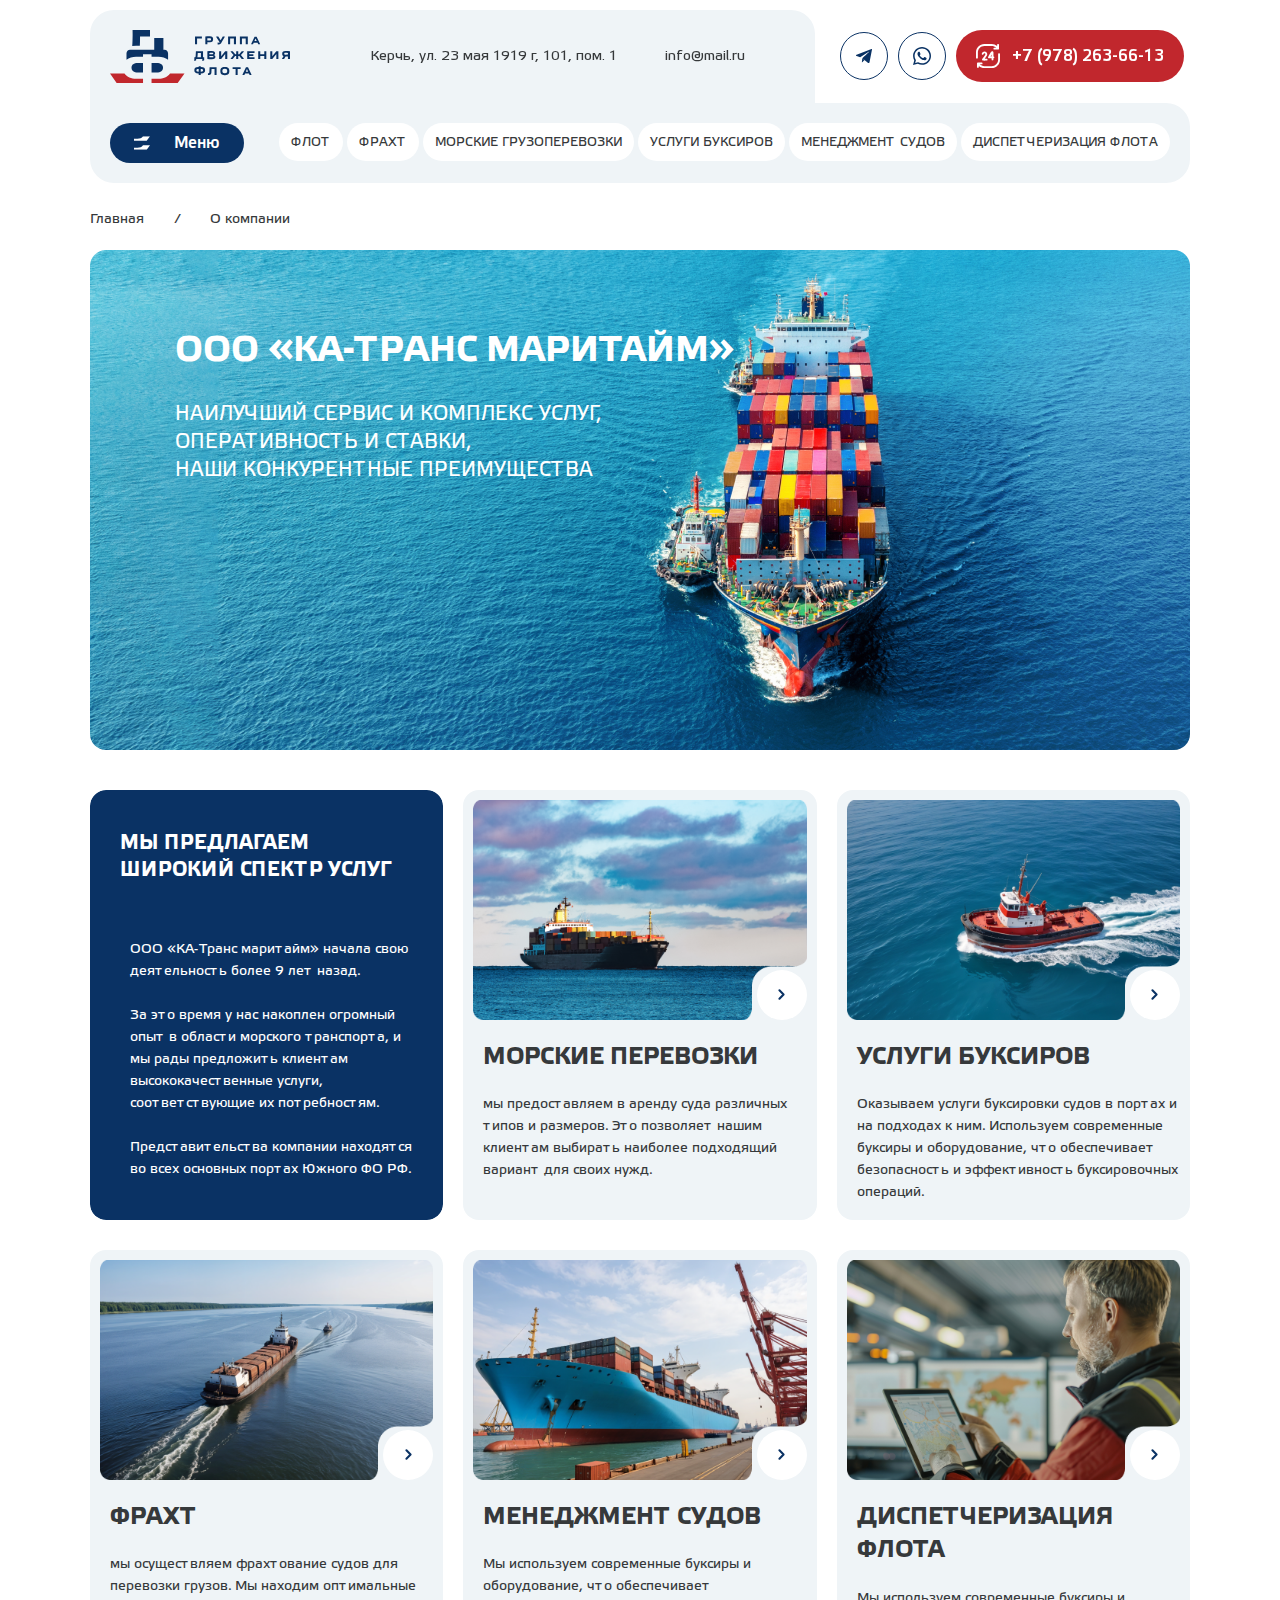
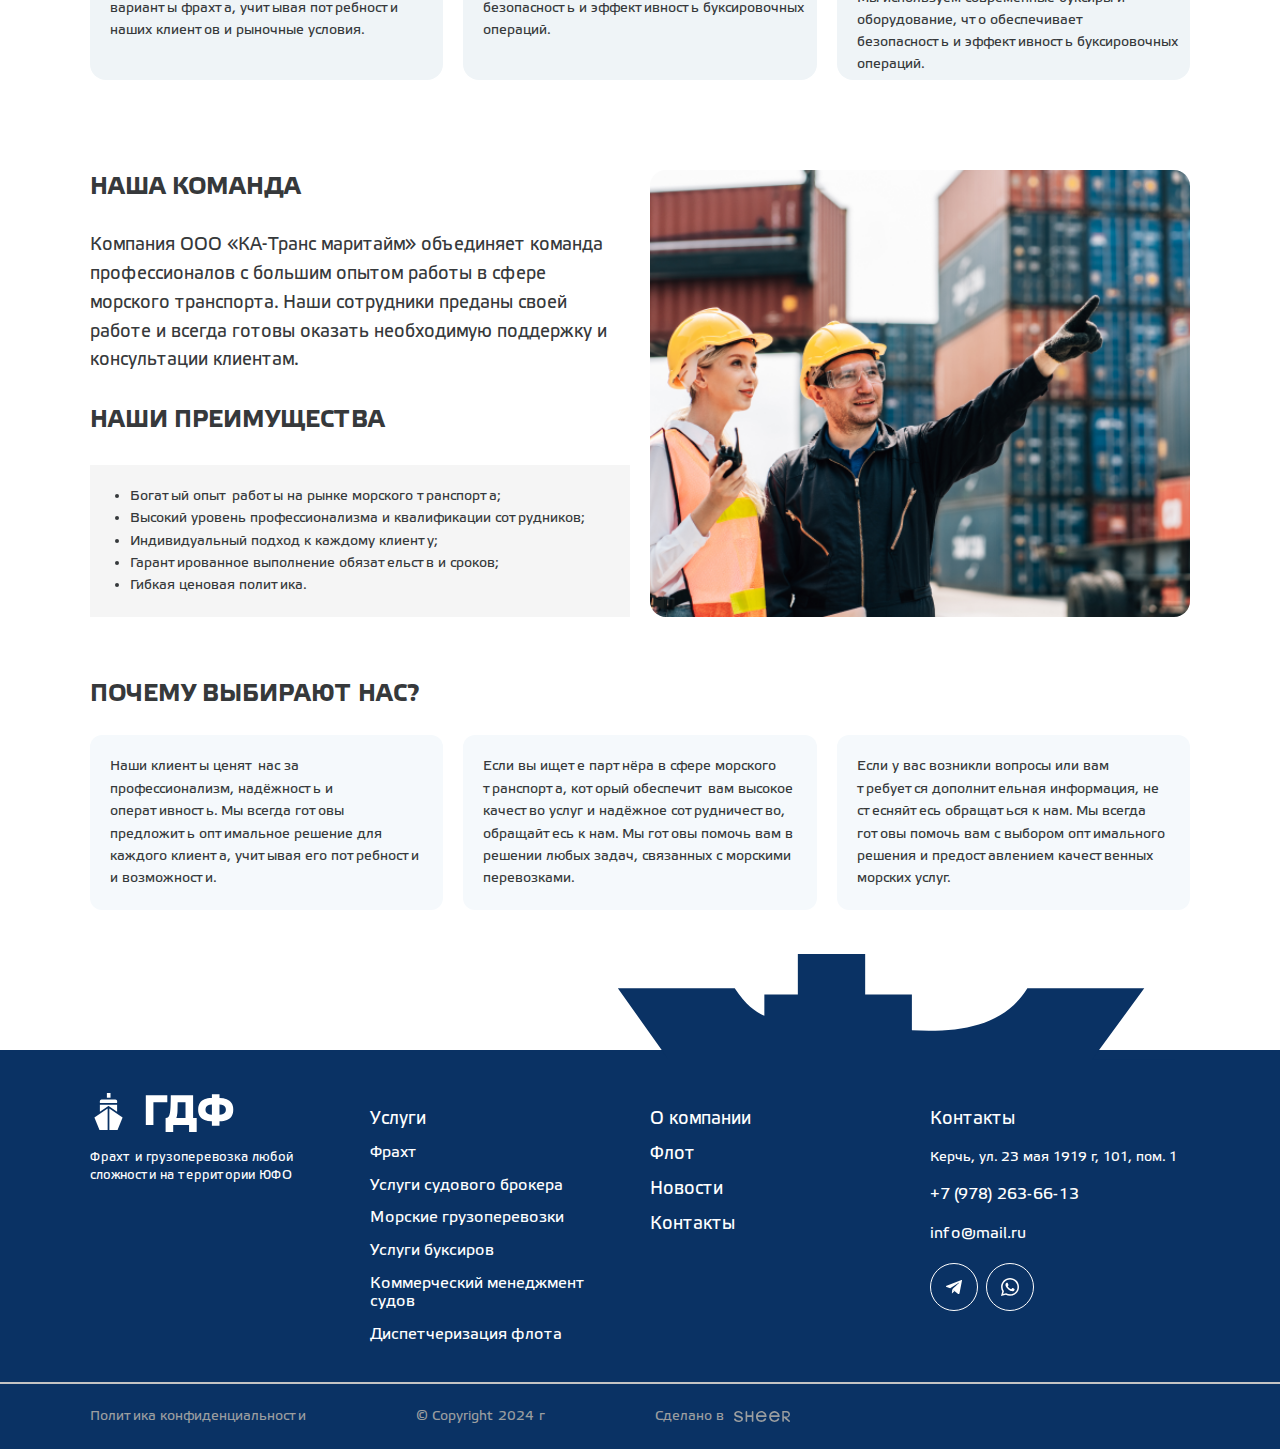
<file: about.html>
<!DOCTYPE html>
<!--[if lt IE 7]><html lang="ru" class="lt-ie9 lt-ie8 lt-ie7"><![endif]-->
<!--[if IE 7]><html lang="ru" class="lt-ie9 lt-ie8"><![endif]-->
<!--[if IE 8]><html lang="ru" class="lt-ie9"><![endif]-->
<!--[if gt IE 8]><!-->
<html lang="ru">
  <!--<![endif]-->
  <head>
    <meta charset="utf-8" />
    <title>Заголовок</title>
    <meta http-equiv="X-UA-Compatible" content="IE=edge" />
    <meta name="viewport" content="width=device-width, initial-scale=1.0" />
    <meta name="format-detection" content="telephone=no" />
    <link rel="shortcut icon" href="favicon.png" />
    <link rel="stylesheet" href="libs/bootstrap/bootstrap-grid.css" />
    <link
      rel="stylesheet"
      href="libs/fontawesome-free-5.12.0-web/css/all.min.css"
    />
    <link
      rel="stylesheet"
      href="libs/fancybox-master/dist/jquery.fancybox.min.css"
    />
    <link rel="stylesheet" href="libs/slick-1.5.9/slick/slick.css" />
    <link rel="stylesheet" href="libs/slick-1.5.9/slick/slick-theme.css" />
    <link rel="stylesheet" href="css/fonts.css" />
    <link rel="stylesheet" href="css/main.css?ver=1.3" />
    <link rel="stylesheet" href="css/media.css?ver=1.3" />
  </head>
  <body>
    <header>
      <div class="container">
        <div class="header__wrapper">
          <div class="header__top">
            <div class="header__bg">
              <div class="header__logo">
                <div class="header__image">
                  <img src="./img/Logo.svg" alt="logo" />
                </div>
                <p>
                  Фрахт и грузоперевозка любой<br />
                  сложности на территории ЮФО
                </p>
              </div>
              <div class="header__info">
                <p>Керчь, ул. 23 мая 1919 г, 101, пом. 1</p>
                <a href="mailto:info@mail.ru">info@mail.ru</a>
              </div>
            </div>
            <div class="header__contacts">
              <a class="socials" href="/"
                ><img src="./img/tg.svg" alt="icon"
              /></a>
              <a class="socials" href="/"
                ><img src="./img/wa.svg" alt="icon"
              /></a>
              <a href="tel:+79782636613" class="header__btn">
                <img src="./img/24.svg" alt="icon" />
                <p>+7 (978) 263-66-13</p>
              </a>
            </div>
          </div>
          <div class="header__bottom">
            <div class="header__menu-btn">
              <img src="./img/btn-plane.svg" alt="icon" />
              <p>Меню</p>
            </div>
            <ul class="header__menu">
              <li><a href="/">Флот</a></li>
              <li><a href="/">Фрахт</a></li>
              <li><a href="/">Морские грузоперевозки</a></li>
              <li><a href="/">Услуги буксиров</a></li>
              <li><a href="/">Менеджмент судов</a></li>
              <li><a href="/">Диспетчеризация флота</a></li>
            </ul>
          </div>
        </div>
      </div>
      <div class="header__mobile">
        <div class="header__logo">
          <div class="header__image">
            <img src="./img/Logo.svg" alt="logo" />
          </div>
        </div>
        <div class="header__contacts">
          <a class="socials" href="/"><img src="./img/tg.svg" alt="icon" /></a>
          <a class="socials" href="/"><img src="./img/wa.svg" alt="icon" /></a>
          <a href="tel:+79782636613" class="header__btn">
            <img src="./img/24.svg" alt="icon" />
            <p>+7 (978) 263-66-13</p>
          </a>
        </div>
        <span class="sandwich">
          <span class="sw-topper"></span>
          <span class="sw-bottom"></span>
          <span class="sw-footer"></span>
        </span>
        <div class="header__content">
          <ul class="header__menu">
            <li><a href="/">О компании</a></li>
            <li><a href="/">Флот</a></li>
            <li><a href="/">Новости</a></li>
            <li><a href="/">Контакты</a></li>
          </ul>
          <ul class="header__catalog">
            <li><a href="/">Флот</a></li>
            <li><a href="/">Фрахт</a></li>
            <li><a href="/">Морские грузоперевозки</a></li>
            <li><a href="/">Услуги буксиров</a></li>
            <li><a href="/">Менеджмент судов</a></li>
            <li><a href="/">Диспетчеризация флота</a></li>
          </ul>
          <div class="header__mobile-info">
            <p>Керчь, ул. 23 мая 1919 г, 101, пом. 1</p>
            <a href="mailto:info@mail.ru">info@mail.ru</a>
          </div>
          <div class="header__mobile-contacts">
            <a class="socials" href="/"><img src="./img/tg.svg" alt="icon" /></a>
            <a class="socials" href="/"><img src="./img/wa.svg" alt="icon" /></a>
            <a href="tel:+79782636613" class="header__btn">
              <img src="./img/24.svg" alt="icon" />
              <p>+7 (978) 263-66-13</p>
            </a>
          </div>
        </div>
      </div>
    </header>

    <section class="commercial">
      <div class="container">
        <ul class="breadcrumbs">
          <li><a href="/">Главная</a></li>
          <li>/</li>
          <li><a>О компании</a></li>
        </ul>

        <div
          class="commercialBanner"
          style="background-image: url('./img/about.png')"
        >
          <h1>ООО «КА-ТРАНС МАРИТАЙМ»</h1>
          <h2>
            НАИЛУЧШИЙ СЕРВИС И КОМПЛЕКС УСЛУГ,<br />
            ОПЕРАТИВНОСТЬ И СТАВКИ,<br />
            НАШИ КОНКУРЕНТНЫЕ ПРЕИМУЩЕСТВА
          </h2>
        </div>

        <div class="uslugi">
          <div class="row">
            <div class="col-lg-4 col-md-6">
              <a>
                <div class="uslugi__item uslugi__info">
                  <div class="uslugi__content">
                    <h4>Мы предлагаем широкий спектр услуг</h4>
                    <p>
                      ООО «КА-Транс маритайм» начала свою деятельность более 9
                      лет назад.<br /><br />
                      За это время у нас накоплен огромный опыт в области
                      морского транспорта, и мы рады предложить клиентам
                      высококачественные услуги, соответствующие их
                      потребностям.<br /><br />
                      Представительства компании находятся во всех основных
                      портах Южного ФО РФ.
                    </p>
                  </div>
                </div>
              </a>
            </div>
            <div class="col-lg-4 col-md-6">
              <a href="/">
                <div class="uslugi__item">
                  <div class="ulsugi__image">
                    <img src="./img/uslugi1.png" alt="image" />
                    <div class="uslugi__url">
                      <img src="./img/next.svg" alt="icon" />
                    </div>
                  </div>
                  <h3>морские перевозки</h3>
                  <p>
                    мы предоставляем в аренду суда различных типов и размеров.
                    Это позволяет нашим клиентам выбирать наиболее подходящий
                    вариант для своих нужд.
                  </p>
                </div>
              </a>
            </div>
            <div class="col-lg-4 col-md-6">
              <a href="/">
                <div class="uslugi__item">
                  <div class="ulsugi__image">
                    <img src="./img/uslugi2.png" alt="image" />
                    <div class="uslugi__url">
                      <img src="./img/next.svg" alt="icon" />
                    </div>
                  </div>
                  <h3>услуги буксиров</h3>
                  <p>
                    Оказываем услуги буксировки судов в портах и на подходах к
                    ним. Используем современные буксиры и оборудование, что
                    обеспечивает безопасность и эффективность буксировочных
                    операций.
                  </p>
                </div>
              </a>
            </div>
            <div class="col-lg-4 col-md-6">
              <a href="/">
                <div class="uslugi__item">
                  <div class="ulsugi__image">
                    <img src="./img/uslugi3.png" alt="image" />
                    <div class="uslugi__url">
                      <img src="./img/next.svg" alt="icon" />
                    </div>
                  </div>
                  <h3>фрахт</h3>
                  <p>
                    мы осуществляем фрахтование судов для перевозки грузов. Мы
                    находим оптимальные варианты фрахта, учитывая потребности
                    наших клиентов и рыночные условия.
                  </p>
                </div>
              </a>
            </div>
            <div class="col-lg-4 col-md-6">
              <a href="/">
                <div class="uslugi__item">
                  <div class="ulsugi__image">
                    <img src="./img/uslugi4.png" alt="image" />
                    <div class="uslugi__url">
                      <img src="./img/next.svg" alt="icon" />
                    </div>
                  </div>
                  <h3>менеджмент судов</h3>
                  <p>
                    Мы используем современные буксиры и оборудование, что
                    обеспечивает безопасность и эффективность буксировочных
                    операций.
                  </p>
                </div>
              </a>
            </div>
            <div class="col-lg-4 col-md-6">
              <a href="/">
                <div class="uslugi__item">
                  <div class="ulsugi__image">
                    <img src="./img/uslugi5.png" alt="image" />
                    <div class="uslugi__url">
                      <img src="./img/next.svg" alt="icon" />
                    </div>
                  </div>
                  <h3>диспетчеризация флота</h3>
                  <p>
                    Мы используем современные буксиры и оборудование, что
                    обеспечивает безопасность и эффективность буксировочных
                    операций.
                  </p>
                </div>
              </a>
            </div>
          </div>
        </div>

        <div class="team">
          <div class="row">
            <div class="col-lg-6">
              <div class="team__info">
                <h3>Наша команда</h3>
                <p>
                  Компания ООО «КА-Транс маритайм» объединяет команда
                  профессионалов с большим опытом работы в сфере морского
                  транспорта. Наши сотрудники преданы своей работе и всегда
                  готовы оказать необходимую поддержку и консультации клиентам.
                </p>
                <h3>Наши преимущества</h3>
                <ul>
                  <li>Богатый опыт работы на рынке морского транспорта;</li>
                  <li>
                    Высокий уровень профессионализма и квалификации сотрудников;
                  </li>
                  <li>Индивидуальный подход к каждому клиенту;</li>
                  <li>Гарантированное выполнение обязательств и сроков;</li>
                  <li>Гибкая ценовая политика.</li>
                </ul>
              </div>
            </div>
            <div class="col-lg-6">
              <div class="team__image">
                <img src="./img/team.png" alt="image" />
              </div>
            </div>
          </div>
        </div>

        <div class="reason">
          <h3>Почему выбирают нас?</h3>
          <div class="row">
            <div class="col-lg-4 col-md-6">
              <div class="reason__item">
                <p>
                  Наши клиенты ценят нас за профессионализм, надёжность и
                  оперативность. Мы всегда готовы предложить оптимальное решение
                  для каждого клиента, учитывая его потребности и возможности.
                </p>
              </div>
            </div>
            <div class="col-lg-4 col-md-6">
              <div class="reason__item">
                <p>
                  Если вы ищете партнёра в сфере морского транспорта, который
                  обеспечит вам высокое качество услуг и надёжное
                  сотрудничество, обращайтесь к нам. Мы готовы помочь вам в
                  решении любых задач, связанных с морскими перевозками.
                </p>
              </div>
            </div>
            <div class="col-lg-4 col-md-6">
              <div class="reason__item">
                <p>
                  Если у вас возникли вопросы или вам требуется дополнительная
                  информация, не стесняйтесь обращаться к нам. Мы всегда готовы
                  помочь вам с выбором оптимального решения и предоставлением
                  качественных морских услуг.
                </p>
              </div>
            </div>
          </div>
        </div>
      </div>
    </section>

    <footer class="footer">
      <div class="container">
        <div class="footer__wrapper">
          <div class="row">
            <div class="col-lg-3 col-md-12">
              <div class="footer__logo">
                <img src="./img/footer-logo.svg" alt="logo" />
                <p>
                  Фрахт и грузоперевозка любой<br />
                  сложности на территории ЮФО
                </p>
              </div>
            </div>
            <div class="col-lg-3 col-md-6">
              <div class="footer__uslugi">
                <h4 class="footer__titles">Услуги</h4>
                <ul>
                  <li><a href="/">Фрахт</a></li>
                  <li><a href="/">Услуги судового брокера</a></li>
                  <li><a href="/">Морские грузоперевозки</a></li>
                  <li><a href="/">Услуги буксиров</a></li>
                  <li><a href="/">Коммерческий менеджмент судов</a></li>
                  <li><a href="/">Диспетчеризация флота</a></li>
                </ul>
              </div>
            </div>
            <div class="col-lg-3 col-md-6">
              <div class="footer__about">
                <ul>
                  <li><a href="/">О компании</a></li>
                  <li><a href="/">Флот</a></li>
                  <li><a href="/">Новости</a></li>
                  <li><a href="/">Контакты</a></li>
                </ul>
              </div>
            </div>
            <div class="col-lg-3 col-md-12">
              <div class="footer__contacts">
                <h4 class="footer__titles">Контакты</h4>
                <p>Керчь, ул. 23 мая 1919 г, 101, пом. 1</p>
                <a href="tel:+79782636613">+7 (978) 263-66-13</a>
                <a href="mailto:info@mail.ru">info@mail.ru</a>
                <div class="footer__socials">
                  <a class="socials" href="/"
                    ><img src="./img/footer-tg.svg" alt="icon"
                  /></a>
                  <a class="socials" href="/"
                    ><img src="./img/footer-wa.svg" alt="icon"
                  /></a>
                </div>
              </div>
            </div>
          </div>
          <div class="footer__image">
            <img src="./img/footer-image.svg" alt="image" />
          </div>
        </div>
      </div>
      <div class="footer__line"></div>
      <div class="container">
        <div class="footer__authors">
          <p><a href="">Политика конфиденциальности</a></p>
          <p>© Copyright 2024 г</p>
          <p class="footer__sheer">
            Сделано в
            <a target="_blank" href="https://sheer.ru"
              ><img src="./img/sheer-logo.svg" alt="sheer"
            /></a>
          </p>
        </div>
      </div>
    </footer>

    <script src="libs/jquery/jquery-3.6.0.min.js"></script>
    <script src="libs/jquery-mousewheel/jquery.mousewheel.min.js"></script>
    <script src="libs/fancybox-master/dist/jquery.fancybox.min.js"></script>
    <script src="libs/slick-1.5.9/slick/slick.min.js"></script>
    <script src="libs/scroll2id/PageScroll2id.min.js"></script>
    <script src="libs/mask/jquery.maskedinput.js"></script>
    <script src="libs/jQueryFormStyler-master/jquery.formstyler.min.js"></script>
    <script src="js/common.js?ver=1.3"></script>
    <!-- Yandex.Metrika counter --><!-- /Yandex.Metrika counter -->
    <!-- Google Analytics counter --><!-- /Google Analytics counter -->
  </body>
</html>
</file>
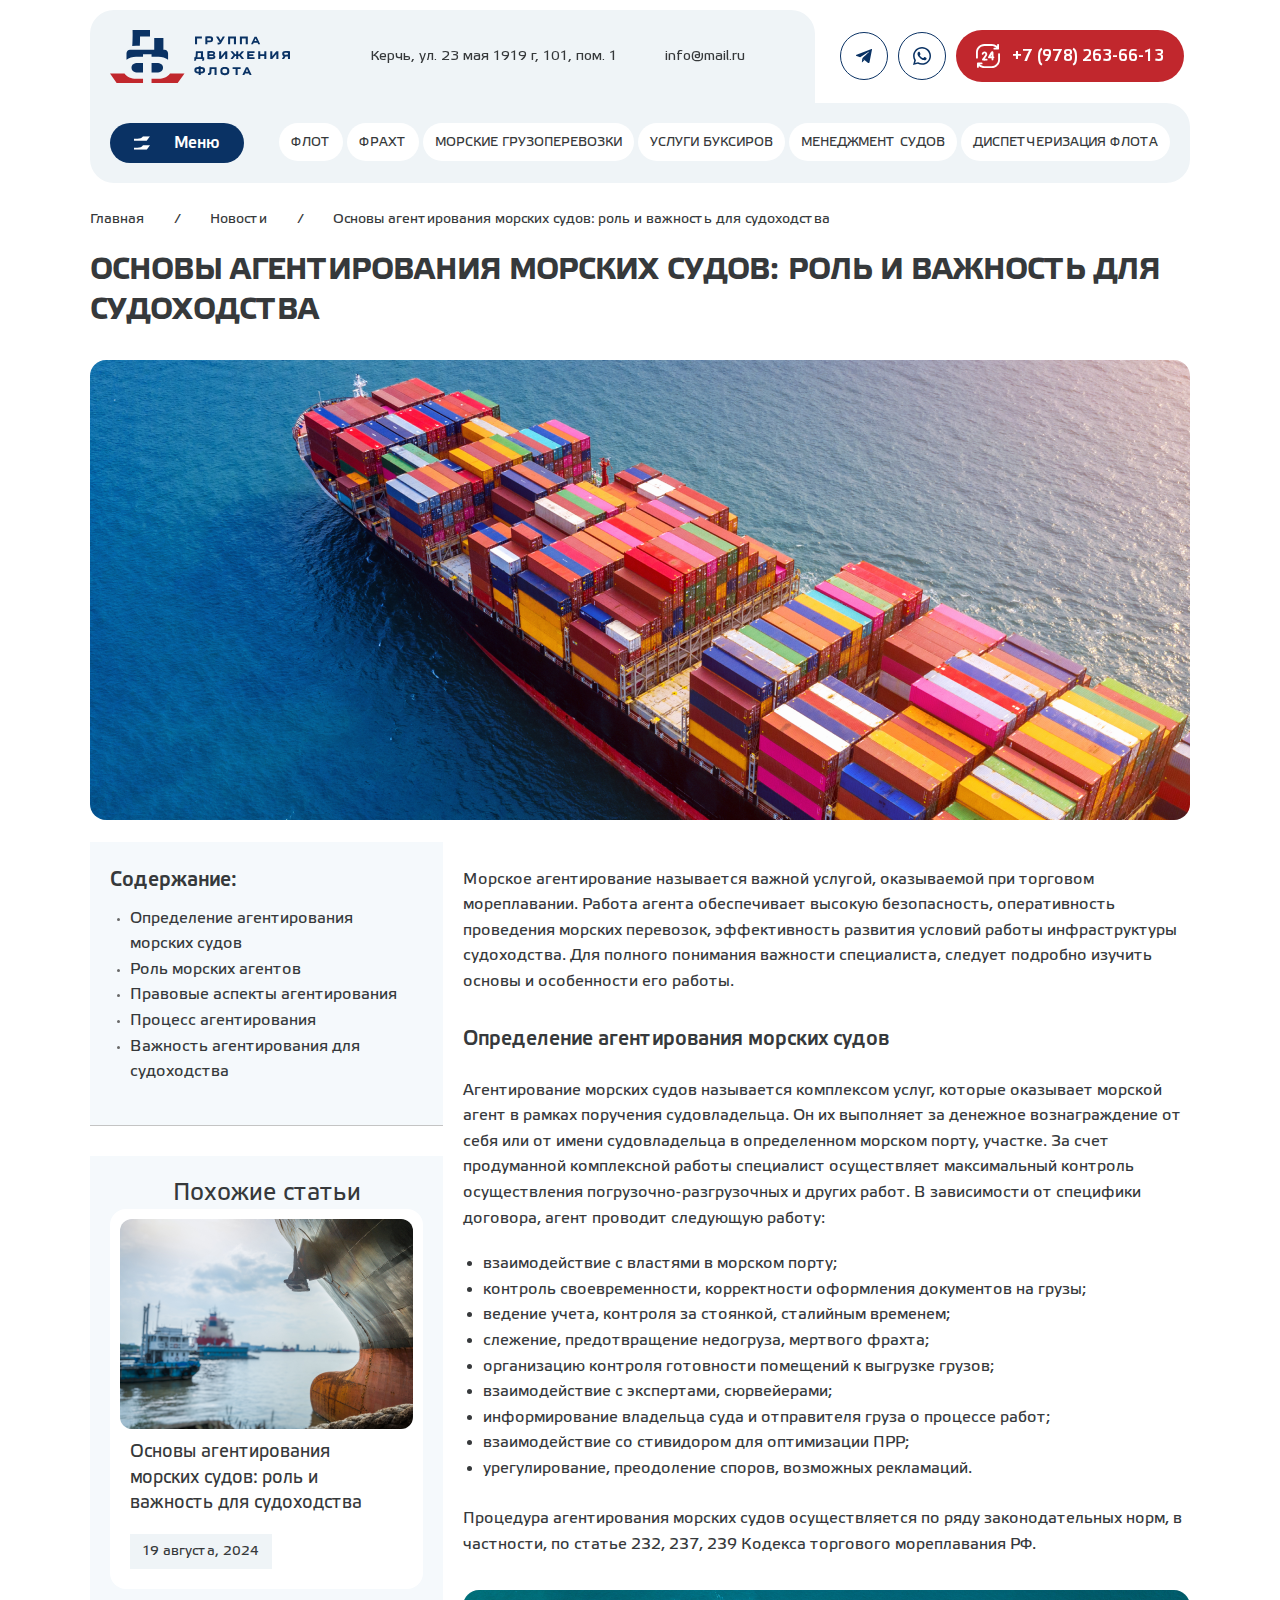
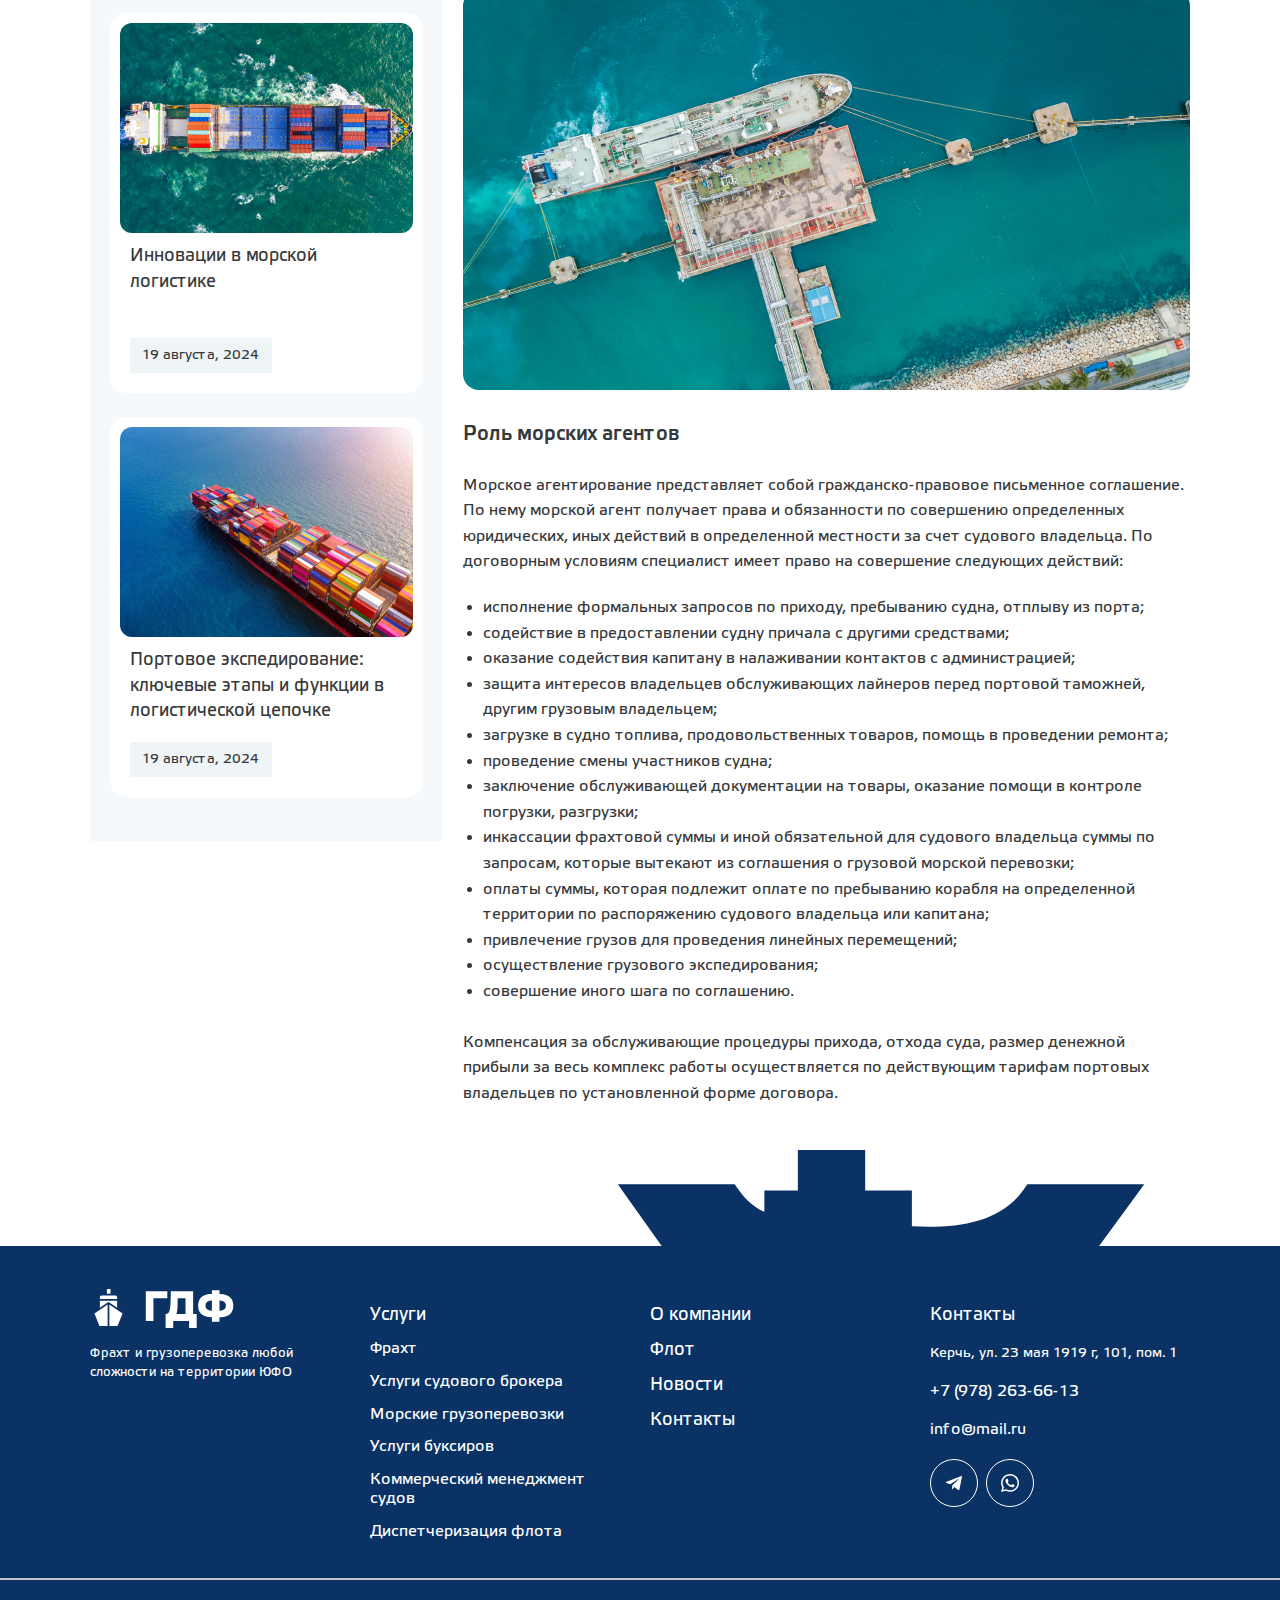
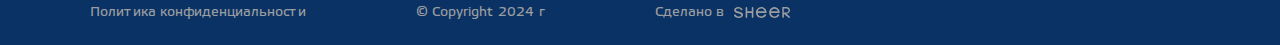
<file: article.html>
<!DOCTYPE html>
<!--[if lt IE 7]><html lang="ru" class="lt-ie9 lt-ie8 lt-ie7"><![endif]-->
<!--[if IE 7]><html lang="ru" class="lt-ie9 lt-ie8"><![endif]-->
<!--[if IE 8]><html lang="ru" class="lt-ie9"><![endif]-->
<!--[if gt IE 8]><!-->
<html lang="ru">
  <!--<![endif]-->
  <head>
    <meta charset="utf-8" />
    <title>Заголовок</title>
    <meta http-equiv="X-UA-Compatible" content="IE=edge" />
    <meta name="viewport" content="width=device-width, initial-scale=1.0" />
    <meta name="format-detection" content="telephone=no" />
    <link rel="shortcut icon" href="favicon.png" />
    <link rel="stylesheet" href="libs/bootstrap/bootstrap-grid.css" />
    <link
      rel="stylesheet"
      href="libs/fontawesome-free-5.12.0-web/css/all.min.css"
    />
    <link
      rel="stylesheet"
      href="libs/fancybox-master/dist/jquery.fancybox.min.css"
    />
    <link rel="stylesheet" href="libs/slick-1.5.9/slick/slick.css" />
    <link rel="stylesheet" href="libs/slick-1.5.9/slick/slick-theme.css" />
    <link rel="stylesheet" href="css/fonts.css" />
    <link rel="stylesheet" href="css/main.css?ver=1.3" />
    <link rel="stylesheet" href="css/media.css?ver=1.3" />
  </head>
  <body>
    <header>
      <div class="container">
        <div class="header__wrapper">
          <div class="header__top">
            <div class="header__bg">
              <div class="header__logo">
                <div class="header__image">
                  <img src="./img/Logo.svg" alt="logo" />
                </div>
                <p>
                  Фрахт и грузоперевозка любой<br />
                  сложности на территории ЮФО
                </p>
              </div>
              <div class="header__info">
                <p>Керчь, ул. 23 мая 1919 г, 101, пом. 1</p>
                <a href="mailto:info@mail.ru">info@mail.ru</a>
              </div>
            </div>
            <div class="header__contacts">
              <a class="socials" href="/"
                ><img src="./img/tg.svg" alt="icon"
              /></a>
              <a class="socials" href="/"
                ><img src="./img/wa.svg" alt="icon"
              /></a>
              <a href="tel:+79782636613" class="header__btn">
                <img src="./img/24.svg" alt="icon" />
                <p>+7 (978) 263-66-13</p>
              </a>
            </div>
          </div>
          <div class="header__bottom">
            <div class="header__menu-btn">
              <img src="./img/btn-plane.svg" alt="icon" />
              <p>Меню</p>
            </div>
            <ul class="header__menu">
              <li><a href="/">Флот</a></li>
              <li><a href="/">Фрахт</a></li>
              <li><a href="/">Морские грузоперевозки</a></li>
              <li><a href="/">Услуги буксиров</a></li>
              <li><a href="/">Менеджмент судов</a></li>
              <li><a href="/">Диспетчеризация флота</a></li>
            </ul>
          </div>
        </div>
      </div>
      <div class="header__mobile">
        <div class="header__logo">
          <div class="header__image">
            <img src="./img/Logo.svg" alt="logo" />
          </div>
        </div>
        <div class="header__contacts">
          <a class="socials" href="/"><img src="./img/tg.svg" alt="icon" /></a>
          <a class="socials" href="/"><img src="./img/wa.svg" alt="icon" /></a>
          <a href="tel:+79782636613" class="header__btn">
            <img src="./img/24.svg" alt="icon" />
            <p>+7 (978) 263-66-13</p>
          </a>
        </div>
        <span class="sandwich">
          <span class="sw-topper"></span>
          <span class="sw-bottom"></span>
          <span class="sw-footer"></span>
        </span>
        <div class="header__content">
          <ul class="header__menu">
            <li><a href="/">О компании</a></li>
            <li><a href="/">Флот</a></li>
            <li><a href="/">Новости</a></li>
            <li><a href="/">Контакты</a></li>
          </ul>
          <ul class="header__catalog">
            <li><a href="/">Флот</a></li>
            <li><a href="/">Фрахт</a></li>
            <li><a href="/">Морские грузоперевозки</a></li>
            <li><a href="/">Услуги буксиров</a></li>
            <li><a href="/">Менеджмент судов</a></li>
            <li><a href="/">Диспетчеризация флота</a></li>
          </ul>
          <div class="header__mobile-info">
            <p>Керчь, ул. 23 мая 1919 г, 101, пом. 1</p>
            <a href="mailto:info@mail.ru">info@mail.ru</a>
          </div>
          <div class="header__mobile-contacts">
            <a class="socials" href="/"><img src="./img/tg.svg" alt="icon" /></a>
            <a class="socials" href="/"><img src="./img/wa.svg" alt="icon" /></a>
            <a href="tel:+79782636613" class="header__btn">
              <img src="./img/24.svg" alt="icon" />
              <p>+7 (978) 263-66-13</p>
            </a>
          </div>
        </div>
      </div>
    </header>

    <section class="article">
      <div class="container">
        <ul class="breadcrumbs">
          <li><a href="/">Главная</a></li>
          <li>/</li>
          <li><a href="/">Новости</a></li>
          <li>/</li>
          <li>
            <a>
              Основы агентирования морских судов: роль и важность для
              судоходства</a
            >
          </li>
        </ul>
        <div class="article__wrapper">
          <h1 class="title-section">
            Основы агентирования морских судов: роль и важность для судоходства
          </h1>
          <div class="article__image">
            <img src="./img/article-image.png" alt="image" />
          </div>
          <div class="row">
            <div class="col-lg-4">
              <div class="article__list">
                <h4>Содержание:</h4>
                <ul>
                  <li>
                    <a href="/">Определение агентирования морских судов</a>
                  </li>
                  <li><a href="/">Роль морских агентов</a></li>
                  <li><a href="/">Правовые аспекты агентирования</a></li>
                  <li><a href="/">Процесс агентирования</a></li>
                  <li>
                    <a href="/">Важность агентирования для судоходства</a>
                  </li>
                </ul>
              </div>
              <div class="article__items">
                <h3>Похожие статьи</h3>
                <div class="row">
                  <div class="col-lg-12 col-md-6">
                    <a href="/">
                      <div class="article__item">
                        <div class="article__item-image">
                          <img src="./img/news3.png" alt="image" />
                        </div>
                        <div class="article__item-content">
                          <h4>
                            Основы агентирования морских судов: роль и важность
                            для судоходства
                          </h4>
                          <span>19 августа, 2024</span>
                        </div>
                      </div>
                    </a>
                  </div>
                  <div class="col-lg-12 col-md-6">
                    <a href="/">
                      <div class="article__item">
                        <div class="article__item-image">
                          <img src="./img/news4.png" alt="image" />
                        </div>
                        <div class="article__item-content">
                          <h4>Инновации в морской логистике</h4>
                          <span>19 августа, 2024</span>
                        </div>
                      </div>
                    </a>
                  </div>
                  <div class="col-lg-12 col-md-6">
                    <a href="/">
                      <div class="article__item">
                        <div class="article__item-image">
                          <img src="./img/news5.png" alt="image" />
                        </div>
                        <div class="article__item-content">
                          <h4>
                            Портовое экспедирование: ключевые этапы и функции в
                            логистической цепочке
                          </h4>
                          <span>19 августа, 2024</span>
                        </div>
                      </div>
                    </a>
                  </div>
                </div>
              </div>
            </div>
            <div class="col-lg-8">
              <div class="article__content">
                <p>
                  Морское агентирование называется важной услугой, оказываемой
                  при торговом мореплавании. Работа агента обеспечивает высокую
                  безопасность, оперативность проведения морских перевозок,
                  эффективность развития условий работы инфраструктуры
                  судоходства. Для полного понимания важности специалиста,
                  следует подробно изучить основы и особенности его работы.
                </p>
                <h4>Определение агентирования морских судов</h4>
                <p>
                  Агентирование морских судов называется комплексом услуг,
                  которые оказывает морской агент в рамках поручения
                  судовладельца. Он их выполняет за денежное вознаграждение от
                  себя или от имени судовладельца в определенном морском порту,
                  участке. За счет продуманной комплексной работы специалист
                  осуществляет максимальный контроль осуществления
                  погрузочно-разгрузочных и других работ. В зависимости от
                  специфики договора, агент проводит следующую работу:
                </p>
                <ul>
                  <li>взаимодействие с властями в морском порту;</li>
                  <li>
                    контроль своевременности, корректности оформления документов
                    на грузы;
                  </li>
                  <li>
                    ведение учета, контроля за стоянкой, сталийным временем;
                  </li>
                  <li>слежение, предотвращение недогруза, мертвого фрахта;</li>
                  <li>
                    организацию контроля готовности помещений к выгрузке грузов;
                  </li>
                  <li>взаимодействие с экспертами, сюрвейерами;</li>
                  <li>
                    информирование владельца суда и отправителя груза о процессе
                    работ;
                  </li>
                  <li>взаимодействие со стивидором для оптимизации ПРР;</li>
                  <li>
                    урегулирование, преодоление споров, возможных рекламаций.
                  </li>
                </ul>
                <p>
                  Процедура агентирования морских судов осуществляется по ряду
                  законодательных норм, в частности, по статье 232, 237, 239
                  Кодекса торгового мореплавания РФ.
                </p>
                <div class="article__content-image">
                  <img src="./img/article-img.png" alt="image" />
                </div>
                <h4>Роль морских агентов</h4>
                <p>
                  Морское агентирование представляет собой гражданско-правовое
                  письменное соглашение. По нему морской агент получает права и
                  обязанности по совершению определенных юридических, иных
                  действий в определенной местности за счет судового владельца.
                  По договорным условиям специалист имеет право на совершение
                  следующих действий:
                </p>
                <ul>
                  <li>
                    исполнение формальных запросов по приходу, пребыванию судна,
                    отплыву из порта;
                  </li>
                  <li>
                    содействие в предоставлении судну причала с другими
                    средствами;
                  </li>
                  <li>
                    оказание содействия капитану в налаживании контактов с
                    администрацией;
                  </li>
                  <li>
                    защита интересов владельцев обслуживающих лайнеров перед
                    портовой таможней, другим грузовым владельцем;
                  </li>
                  <li>
                    загрузке в судно топлива, продовольственных товаров, помощь
                    в проведении ремонта;
                  </li>
                  <li>проведение смены участников судна;</li>
                  <li>
                    заключение обслуживающей документации на товары, оказание
                    помощи в контроле погрузки, разгрузки;
                  </li>
                  <li>
                    инкассации фрахтовой суммы и иной обязательной для судового
                    владельца суммы по запросам, которые вытекают из соглашения
                    о грузовой морской перевозки;
                  </li>
                  <li>
                    оплаты суммы, которая подлежит оплате по пребыванию корабля
                    на определенной территории по распоряжению судового
                    владельца или капитана;
                  </li>
                  <li>
                    привлечение грузов для проведения линейных перемещений;
                  </li>
                  <li>осуществление грузового экспедирования;</li>
                  <li>совершение иного шага по соглашению.</li>
                </ul>
                <p>
                  Компенсация за обслуживающие процедуры прихода, отхода суда,
                  размер денежной прибыли за весь комплекс работы осуществляется
                  по действующим тарифам портовых владельцев по установленной
                  форме договора.
                </p>
              </div>
            </div>
          </div>
        </div>
      </div>
    </section>

    <footer class="footer">
      <div class="container">
        <div class="footer__wrapper">
          <div class="row">
            <div class="col-lg-3 col-md-12">
              <div class="footer__logo">
                <img src="./img/footer-logo.svg" alt="logo" />
                <p>
                  Фрахт и грузоперевозка любой<br />
                  сложности на территории ЮФО
                </p>
              </div>
            </div>
            <div class="col-lg-3 col-md-6">
              <div class="footer__uslugi">
                <h4 class="footer__titles">Услуги</h4>
                <ul>
                  <li><a href="/">Фрахт</a></li>
                  <li><a href="/">Услуги судового брокера</a></li>
                  <li><a href="/">Морские грузоперевозки</a></li>
                  <li><a href="/">Услуги буксиров</a></li>
                  <li><a href="/">Коммерческий менеджмент судов</a></li>
                  <li><a href="/">Диспетчеризация флота</a></li>
                </ul>
              </div>
            </div>
            <div class="col-lg-3 col-md-6">
              <div class="footer__about">
                <ul>
                  <li><a href="/">О компании</a></li>
                  <li><a href="/">Флот</a></li>
                  <li><a href="/">Новости</a></li>
                  <li><a href="/">Контакты</a></li>
                </ul>
              </div>
            </div>
            <div class="col-lg-3 col-md-12">
              <div class="footer__contacts">
                <h4 class="footer__titles">Контакты</h4>
                <p>Керчь, ул. 23 мая 1919 г, 101, пом. 1</p>
                <a href="tel:+79782636613">+7 (978) 263-66-13</a>
                <a href="mailto:info@mail.ru">info@mail.ru</a>
                <div class="footer__socials">
                  <a class="socials" href="/"
                    ><img src="./img/footer-tg.svg" alt="icon"
                  /></a>
                  <a class="socials" href="/"
                    ><img src="./img/footer-wa.svg" alt="icon"
                  /></a>
                </div>
              </div>
            </div>
          </div>
          <div class="footer__image">
            <img src="./img/footer-image.svg" alt="image" />
          </div>
        </div>
      </div>
      <div class="footer__line"></div>
      <div class="container">
        <div class="footer__authors">
          <p><a href="">Политика конфиденциальности</a></p>
          <p>© Copyright 2024 г</p>
          <p class="footer__sheer">
            Сделано в
            <a target="_blank" href="https://sheer.ru"
              ><img src="./img/sheer-logo.svg" alt="sheer"
            /></a>
          </p>
        </div>
      </div>
    </footer>

    <script src="libs/jquery/jquery-3.6.0.min.js"></script>
    <script src="libs/jquery-mousewheel/jquery.mousewheel.min.js"></script>
    <script src="libs/fancybox-master/dist/jquery.fancybox.min.js"></script>
    <script src="libs/slick-1.5.9/slick/slick.min.js"></script>
    <script src="libs/scroll2id/PageScroll2id.min.js"></script>
    <script src="libs/mask/jquery.maskedinput.js"></script>
    <script src="libs/jQueryFormStyler-master/jquery.formstyler.min.js"></script>
    <script src="js/common.js?ver=1.3"></script>
    <!-- Yandex.Metrika counter --><!-- /Yandex.Metrika counter -->
    <!-- Google Analytics counter --><!-- /Google Analytics counter -->
  </body>
</html>
</file>
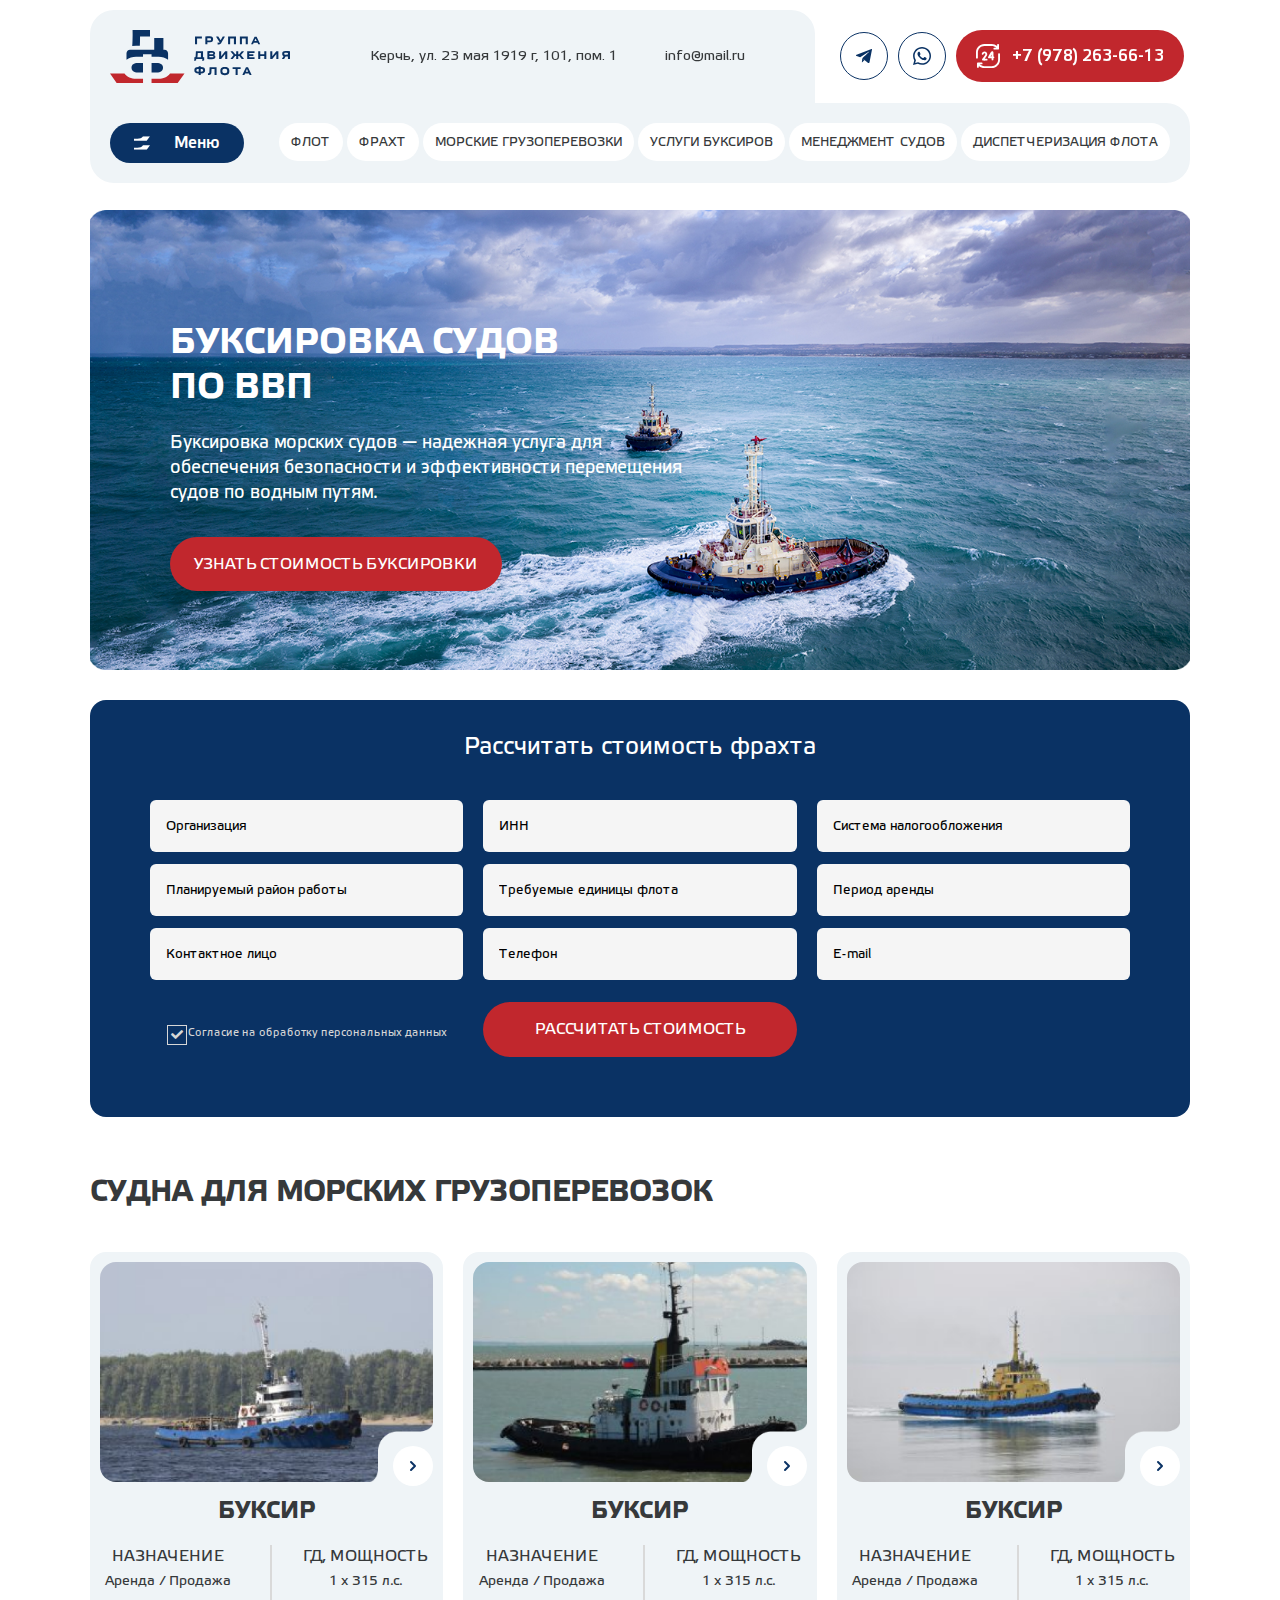
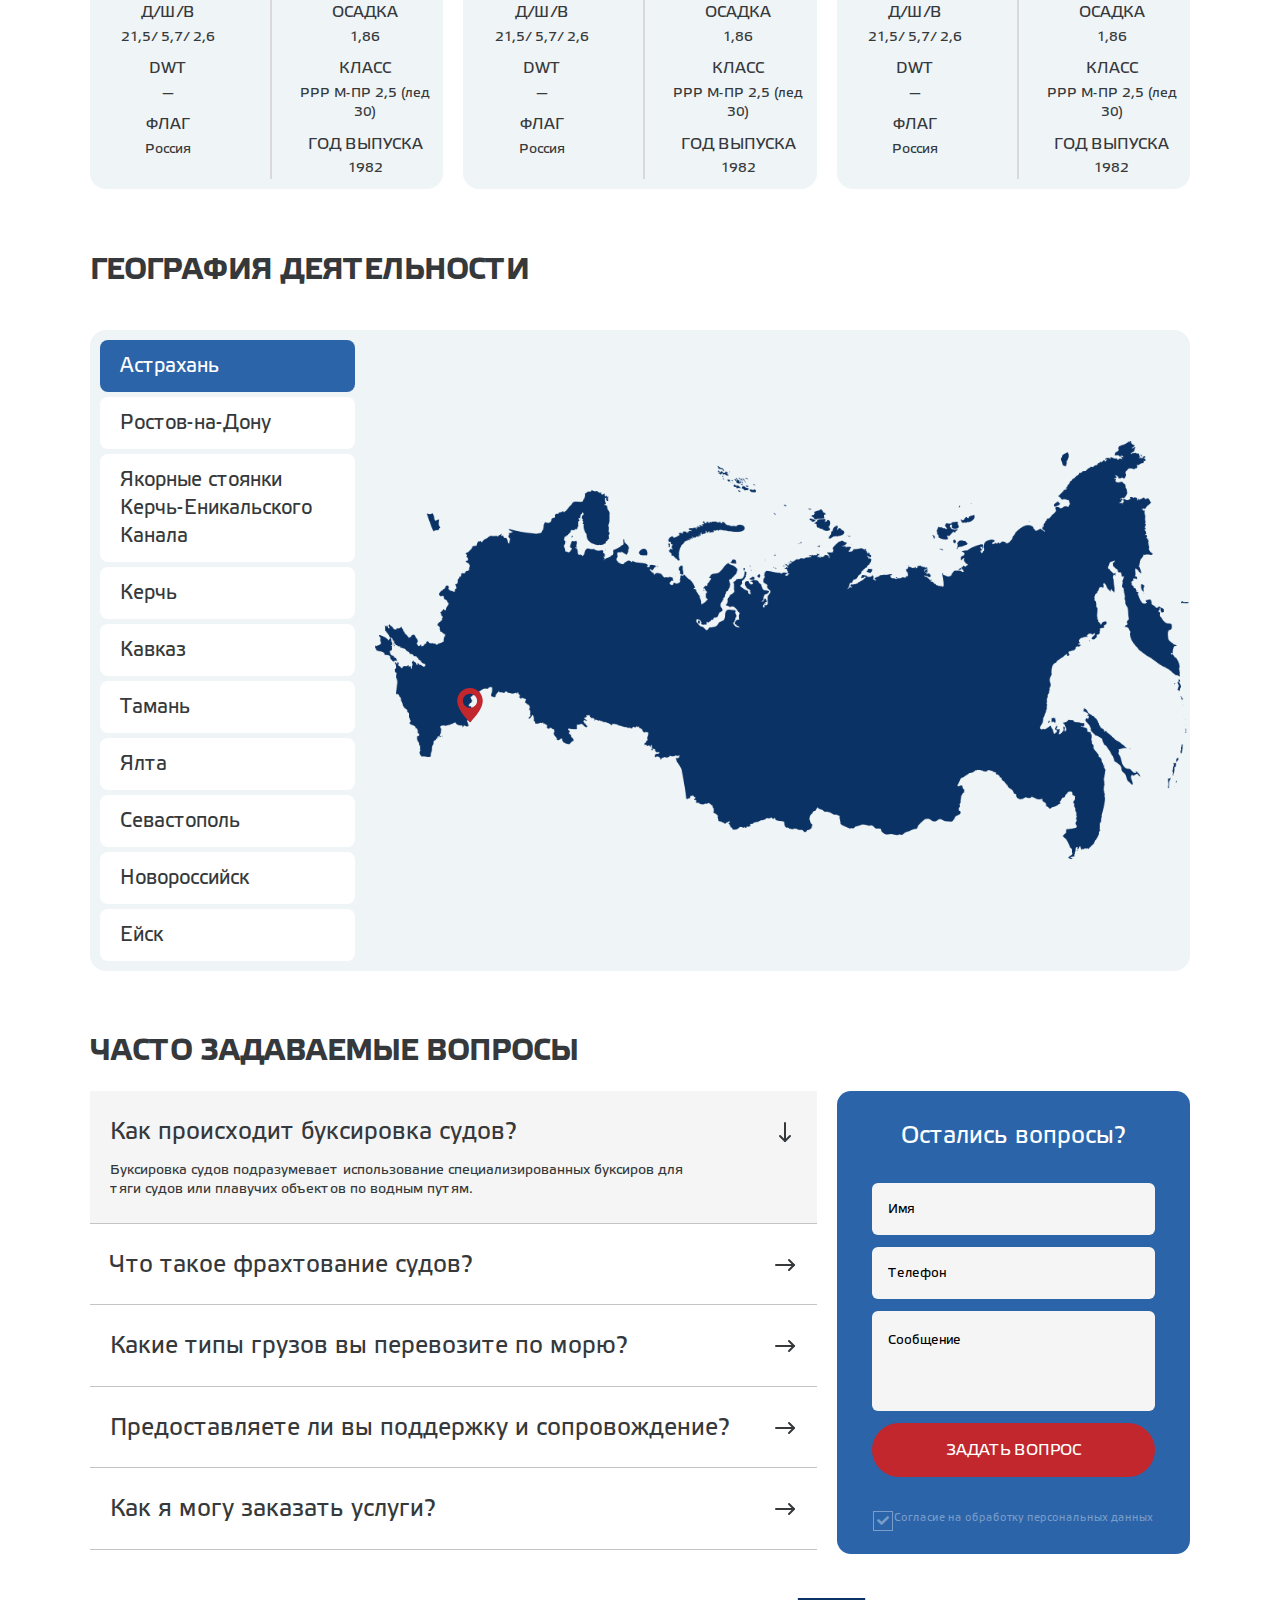
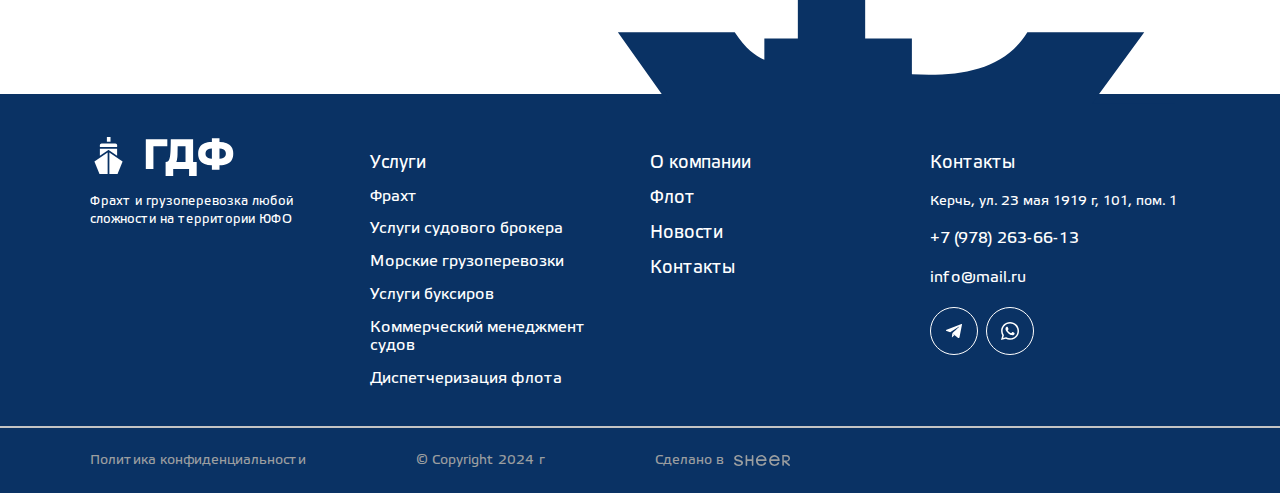
<file: buksir.html>
<!DOCTYPE html>
<!--[if lt IE 7]><html lang="ru" class="lt-ie9 lt-ie8 lt-ie7"><![endif]-->
<!--[if IE 7]><html lang="ru" class="lt-ie9 lt-ie8"><![endif]-->
<!--[if IE 8]><html lang="ru" class="lt-ie9"><![endif]-->
<!--[if gt IE 8]><!-->
<html lang="ru">
  <!--<![endif]-->
  <head>
    <meta charset="utf-8" />
    <title>Заголовок</title>
    <meta http-equiv="X-UA-Compatible" content="IE=edge" />
    <meta name="viewport" content="width=device-width, initial-scale=1.0" />
    <meta name="format-detection" content="telephone=no" />
    <link rel="shortcut icon" href="favicon.png" />
    <link rel="stylesheet" href="libs/bootstrap/bootstrap-grid.css" />
    <link
      rel="stylesheet"
      href="libs/fontawesome-free-5.12.0-web/css/all.min.css"
    />
    <link
      rel="stylesheet"
      href="libs/fancybox-master/dist/jquery.fancybox.min.css"
    />
    <link rel="stylesheet" href="libs/slick-1.5.9/slick/slick.css" />
    <link rel="stylesheet" href="libs/slick-1.5.9/slick/slick-theme.css" />
    <link rel="stylesheet" href="css/fonts.css" />
    <link rel="stylesheet" href="css/main.css?ver=1.3" />
    <link rel="stylesheet" href="css/media.css?ver=1.3" />
  </head>
  <body>
    <header>
      <div class="container">
        <div class="header__wrapper">
          <div class="header__top">
            <div class="header__bg">
              <div class="header__logo">
                <div class="header__image">
                  <img src="./img/Logo.svg" alt="logo" />
                </div>
                <p>
                  Фрахт и грузоперевозка любой<br />
                  сложности на территории ЮФО
                </p>
              </div>
              <div class="header__info">
                <p>Керчь, ул. 23 мая 1919 г, 101, пом. 1</p>
                <a href="mailto:info@mail.ru">info@mail.ru</a>
              </div>
            </div>
            <div class="header__contacts">
              <a class="socials" href="/"
                ><img src="./img/tg.svg" alt="icon"
              /></a>
              <a class="socials" href="/"
                ><img src="./img/wa.svg" alt="icon"
              /></a>
              <a href="tel:+79782636613" class="header__btn">
                <img src="./img/24.svg" alt="icon" />
                <p>+7 (978) 263-66-13</p>
              </a>
            </div>
          </div>
          <div class="header__bottom">
            <div class="header__menu-btn">
              <img src="./img/btn-plane.svg" alt="icon" />
              <p>Меню</p>
            </div>
            <ul class="header__menu">
              <li><a href="/">Флот</a></li>
              <li><a href="/">Фрахт</a></li>
              <li><a href="/">Морские грузоперевозки</a></li>
              <li><a href="/">Услуги буксиров</a></li>
              <li><a href="/">Менеджмент судов</a></li>
              <li><a href="/">Диспетчеризация флота</a></li>
            </ul>
          </div>
        </div>
      </div>
      <div class="header__mobile">
        <div class="header__logo">
          <div class="header__image">
            <img src="./img/Logo.svg" alt="logo" />
          </div>
        </div>
        <div class="header__contacts">
          <a class="socials" href="/"><img src="./img/tg.svg" alt="icon" /></a>
          <a class="socials" href="/"><img src="./img/wa.svg" alt="icon" /></a>
          <a href="tel:+79782636613" class="header__btn">
            <img src="./img/24.svg" alt="icon" />
            <p>+7 (978) 263-66-13</p>
          </a>
        </div>
        <span class="sandwich">
          <span class="sw-topper"></span>
          <span class="sw-bottom"></span>
          <span class="sw-footer"></span>
        </span>
        <div class="header__content">
          <ul class="header__menu">
            <li><a href="/">О компании</a></li>
            <li><a href="/">Флот</a></li>
            <li><a href="/">Новости</a></li>
            <li><a href="/">Контакты</a></li>
          </ul>
          <ul class="header__catalog">
            <li><a href="/">Флот</a></li>
            <li><a href="/">Фрахт</a></li>
            <li><a href="/">Морские грузоперевозки</a></li>
            <li><a href="/">Услуги буксиров</a></li>
            <li><a href="/">Менеджмент судов</a></li>
            <li><a href="/">Диспетчеризация флота</a></li>
          </ul>
          <div class="header__mobile-info">
            <p>Керчь, ул. 23 мая 1919 г, 101, пом. 1</p>
            <a href="mailto:info@mail.ru">info@mail.ru</a>
          </div>
          <div class="header__mobile-contacts">
            <a class="socials" href="/"><img src="./img/tg.svg" alt="icon" /></a>
            <a class="socials" href="/"><img src="./img/wa.svg" alt="icon" /></a>
            <a href="tel:+79782636613" class="header__btn">
              <img src="./img/24.svg" alt="icon" />
              <p>+7 (978) 263-66-13</p>
            </a>
          </div>
        </div>
      </div>
    </header>

    <section class="buksir">
      <div class="container">
        <div
          class="buksirBanner"
          style="background-image: url('./img/buksir.png')"
        >
          <h1>
            Буксировка судов<br />
            по ВВП
          </h1>
          <p>
            Буксировка морских судов — надежная услуга для<br />
            обеспечения безопасности и эффективности перемещения<br />
            судов по водным путям.
          </p>
          <a href="/" class="btn-main">УЗНАТЬ СТОИМОСТЬ БУКСИРОВКИ</a>
        </div>

        <div class="priceForm">
          <p>Рассчитать стоимость фрахта</p>
          <form>
            <div class="row">
              <div class="col-lg-4 col-md-6">
                <div class="item-form">
                  <input
                    type="text"
                    placeholder="Организация"
                    required="required"
                  />
                </div>
              </div>
              <div class="col-lg-4 col-md-6">
                <div class="item-form">
                  <input type="text" placeholder="ИНН" required="required" />
                </div>
              </div>
              <div class="col-lg-4 col-md-6">
                <div class="item-form">
                  <input
                    type="text"
                    placeholder="Система налогообложения"
                    required="required"
                  />
                </div>
              </div>
              <div class="col-lg-4 col-md-6">
                <div class="item-form">
                  <input
                    type="text"
                    placeholder="Планируемый район работы"
                    required="required"
                  />
                </div>
              </div>
              <div class="col-lg-4 col-md-6">
                <div class="item-form">
                  <input
                    type="text"
                    placeholder="Требуемые единицы флота"
                    required="required"
                  />
                </div>
              </div>
              <div class="col-lg-4 col-md-6">
                <div class="item-form">
                  <input
                    type="text"
                    placeholder="Период аренды"
                    required="required"
                  />
                </div>
              </div>
              <div class="col-lg-4 col-md-6">
                <div class="item-form">
                  <input
                    type="text"
                    placeholder="Контактное лицо"
                    required="required"
                  />
                </div>
              </div>
              <div class="col-lg-4 col-md-6">
                <div class="item-form">
                  <input
                    type="text"
                    placeholder="Телефон"
                    class="input-phone"
                    required="required"
                  />
                </div>
              </div>
              <div class="col-lg-4 col-md-6">
                <div class="item-form">
                  <input
                    type="email"
                    placeholder="E-mail"
                    required="required"
                  />
                </div>
              </div>
              <div class="col-lg-4 col-md-6">
                <div class="checkbox">
                  <label>
                    <input
                      type="checkbox"
                      required="required"
                      checked="checked"
                    />
                    <span>Согласие на обработку персональных данных</span>
                  </label>
                </div>
              </div>
              <div class="col-lg-4 col-md-6">
                <div class="btn__wrapper">
                  <input
                    type="submit"
                    class="btn-main"
                    value="Рассчитать стоимость"
                  />
                </div>
              </div>
            </div>
          </form>
        </div>

        <div class="boats">
          <h2 class="title-section">Судна для морских грузоперевозок</h2>
          <div class="flot__items">
            <div class="row">
              <div class="col-lg-4">
                <div class="flot__item active" id="tab1">
                  <div class="flot__image">
                    <img src="./img/flot1.png" alt="image" />
                  </div>
                  <a href="/" class="flot__url">
                    <img src="./img/next.svg" alt="icon" />
                  </a>
                  <h3>Буксир</h3>
                  <ul class="flot__info">
                    <li>
                      <h4>Назначение</h4>
                      <p>Аренда / Продажа</p>
                    </li>
                    <li>
                      <h4>д/ш/в</h4>
                      <p>21,5/ 5,7/ 2,6</p>
                    </li>
                    <li>
                      <h4>dwt</h4>
                      <p>—</p>
                    </li>
                    <li>
                      <h4>флаг</h4>
                      <p>Россия</p>
                    </li>
                    <li>
                      <h4>гд, мощность</h4>
                      <p>1 х 315 л.с.</p>
                    </li>
                    <li>
                      <h4>осадка</h4>
                      <p>1,86</p>
                    </li>
                    <li>
                      <h4>класс</h4>
                      <p>РРР М-ПР 2,5 (лед 30)</p>
                    </li>
                    <li>
                      <h4>год выпуска</h4>
                      <p>1982</p>
                    </li>
                  </ul>
                </div>
              </div>
              <div class="col-lg-4">
                <div class="flot__item active" id="tab1">
                  <div class="flot__image">
                    <img src="./img/flot2.png" alt="image" />
                  </div>
                  <a href="/" class="flot__url">
                    <img src="./img/next.svg" alt="icon" />
                  </a>
                  <h3>Буксир</h3>
                  <ul class="flot__info">
                    <li>
                      <h4>Назначение</h4>
                      <p>Аренда / Продажа</p>
                    </li>
                    <li>
                      <h4>д/ш/в</h4>
                      <p>21,5/ 5,7/ 2,6</p>
                    </li>
                    <li>
                      <h4>dwt</h4>
                      <p>—</p>
                    </li>
                    <li>
                      <h4>флаг</h4>
                      <p>Россия</p>
                    </li>
                    <li>
                      <h4>гд, мощность</h4>
                      <p>1 х 315 л.с.</p>
                    </li>
                    <li>
                      <h4>осадка</h4>
                      <p>1,86</p>
                    </li>
                    <li>
                      <h4>класс</h4>
                      <p>РРР М-ПР 2,5 (лед 30)</p>
                    </li>
                    <li>
                      <h4>год выпуска</h4>
                      <p>1982</p>
                    </li>
                  </ul>
                </div>
              </div>
              <div class="col-lg-4">
                <div class="flot__item active" id="tab1">
                  <div class="flot__image">
                    <img src="./img/flot3.png" alt="image" />
                  </div>
                  <a href="/" class="flot__url">
                    <img src="./img/next.svg" alt="icon" />
                  </a>
                  <h3>Буксир</h3>
                  <ul class="flot__info">
                    <li>
                      <h4>Назначение</h4>
                      <p>Аренда / Продажа</p>
                    </li>
                    <li>
                      <h4>д/ш/в</h4>
                      <p>21,5/ 5,7/ 2,6</p>
                    </li>
                    <li>
                      <h4>dwt</h4>
                      <p>—</p>
                    </li>
                    <li>
                      <h4>флаг</h4>
                      <p>Россия</p>
                    </li>
                    <li>
                      <h4>гд, мощность</h4>
                      <p>1 х 315 л.с.</p>
                    </li>
                    <li>
                      <h4>осадка</h4>
                      <p>1,86</p>
                    </li>
                    <li>
                      <h4>класс</h4>
                      <p>РРР М-ПР 2,5 (лед 30)</p>
                    </li>
                    <li>
                      <h4>год выпуска</h4>
                      <p>1982</p>
                    </li>
                  </ul>
                </div>
              </div>
              <div class="col-lg-4">
                <div class="flot__item" id="tab2">
                  <div class="flot__image">
                    <img src="./img/flot1.png" alt="image" />
                  </div>
                  <a href="/" class="flot__url">
                    <img src="./img/next.svg" alt="icon" />
                  </a>
                  <h3>Буксир</h3>
                  <ul class="flot__info">
                    <li>
                      <h4>Назначение</h4>
                      <p>Аренда / Продажа</p>
                    </li>
                    <li>
                      <h4>д/ш/в</h4>
                      <p>21,5/ 5,7/ 2,6</p>
                    </li>
                    <li>
                      <h4>dwt</h4>
                      <p>—</p>
                    </li>
                    <li>
                      <h4>флаг</h4>
                      <p>Россия</p>
                    </li>
                    <li>
                      <h4>гд, мощность</h4>
                      <p>1 х 315 л.с.</p>
                    </li>
                    <li>
                      <h4>осадка</h4>
                      <p>1,86</p>
                    </li>
                    <li>
                      <h4>класс</h4>
                      <p>РРР М-ПР 2,5 (лед 30)</p>
                    </li>
                    <li>
                      <h4>год выпуска</h4>
                      <p>1982</p>
                    </li>
                  </ul>
                </div>
              </div>
            </div>
          </div>
        </div>

        <div class="fraht__geography">
          <h2 class="title-section">География деятельности</h2>
          <div class="location__wrapper">
            <div class="row">
              <div class="col-lg-3">
                <ul class="location__list">
                  <li class="location__item active" id="location1">
                    Астрахань
                  </li>
                  <li class="location__item" id="location2">Ростов-на-Дону</li>
                  <li class="location__item" id="location3">
                    Якорные стоянки Керчь-Еникальского Канала
                  </li>
                  <li class="location__item" id="location4">Керчь</li>
                  <li class="location__item" id="location5">Кавказ</li>
                  <li class="location__item" id="location6">Тамань</li>
                  <li class="location__item" id="location7">Ялта</li>
                  <li class="location__item" id="location8">Cевастополь</li>
                  <li class="location__item" id="location9">Новороссийск</li>
                  <li class="location__item" id="location10">Ейск</li>
                </ul>
              </div>
              <div class="col-lg-9">
                <div class="location__image">
                  <img src="./img/location-map.png" alt="map" />
                  <div class="location__marker active" id="marker-location1">
                    <img src="./img/location-icon.svg" alt="icon" />
                  </div>
                  <div class="location__marker" id="marker-location2">
                    <img src="./img/location-icon.svg" alt="icon" />
                  </div>
                  <div class="location__marker" id="marker-location3">
                    <img src="./img/location-icon.svg" alt="icon" />
                  </div>
                  <div class="location__marker" id="marker-location4">
                    <img src="./img/location-icon.svg" alt="icon" />
                  </div>
                  <div class="location__marker" id="marker-location5">
                    <img src="./img/location-icon.svg" alt="icon" />
                  </div>
                  <div class="location__marker" id="marker-location6">
                    <img src="./img/location-icon.svg" alt="icon" />
                  </div>
                  <div class="location__marker" id="marker-location7">
                    <img src="./img/location-icon.svg" alt="icon" />
                  </div>
                  <div class="location__marker" id="marker-location8">
                    <img src="./img/location-icon.svg" alt="icon" />
                  </div>
                  <div class="location__marker" id="marker-location9">
                    <img src="./img/location-icon.svg" alt="icon" />
                  </div>
                  <div class="location__marker" id="marker-location10">
                    <img src="./img/location-icon.svg" alt="icon" />
                  </div>
                </div>
              </div>
            </div>
          </div>
        </div>

        <div class="fraht__faq">
          <h2 class="title-section">Часто задаваемые вопросы</h2>
          <div class="faq__wrapper">
            <div class="row">
              <div class="col-lg-8">
                <div class="faq__items">
                  <div class="faq-question active">
                    <div class="item-question__head">
                      <p>Как происходит буксировка судов?</p>
                      <div class="faq__icon">
                        <img src="./img/arrow.svg" alt="icon" />
                      </div>
                    </div>
                    <div class="item-question__content">
                      <p>
                        Буксировка судов подразумевает использование
                        специализированных буксиров для тяги судов или плавучих
                        объектов по водным путям.
                      </p>
                    </div>
                  </div>
                  <div class="faq-question">
                    <div class="item-question__head">
                      <p>Что такое фрахтование судов?</p>
                      <div class="faq__icon">
                        <img src="./img/arrow.svg" alt="icon" />
                      </div>
                    </div>
                    <div class="item-question__content">
                      <p>
                        Буксировка судов подразумевает использование
                        специализированных буксиров для тяги судов или плавучих
                        объектов по водным путям.
                      </p>
                    </div>
                  </div>
                  <div class="faq-question">
                    <div class="item-question__head">
                      <p>Какие типы грузов вы перевозите по морю?</p>
                      <div class="faq__icon">
                        <img src="./img/arrow.svg" alt="icon" />
                      </div>
                    </div>
                    <div class="item-question__content">
                      <p>
                        Буксировка судов подразумевает использование
                        специализированных буксиров для тяги судов или плавучих
                        объектов по водным путям.
                      </p>
                    </div>
                  </div>
                  <div class="faq-question">
                    <div class="item-question__head">
                      <p>Предоставляете ли вы поддержку и сопровождение?</p>
                      <div class="faq__icon">
                        <img src="./img/arrow.svg" alt="icon" />
                      </div>
                    </div>
                    <div class="item-question__content">
                      <p>
                        Буксировка судов подразумевает использование
                        специализированных буксиров для тяги судов или плавучих
                        объектов по водным путям.
                      </p>
                    </div>
                  </div>
                  <div class="faq-question">
                    <div class="item-question__head">
                      <p>Как я могу заказать услуги?</p>
                      <div class="faq__icon">
                        <img src="./img/arrow.svg" alt="icon" />
                      </div>
                    </div>
                    <div class="item-question__content">
                      <p>
                        Буксировка судов подразумевает использование
                        специализированных буксиров для тяги судов или плавучих
                        объектов по водным путям.
                      </p>
                    </div>
                  </div>
                </div>
              </div>
              <div class="col-lg-4">
                <div class="faq__form">
                  <p class="faq__descr">Остались вопросы?</p>
                  <form>
                    <div class="item-form">
                      <input
                        type="text"
                        placeholder="Имя"
                        required="required"
                      />
                    </div>
                    <div class="item-form">
                      <input
                        type="text"
                        placeholder="Телефон"
                        class="input-phone"
                        required="required"
                      />
                    </div>
                    <div class="item-form item-form-message">
                      <input
                        type="text"
                        placeholder="Сообщение"
                        required="required"
                      />
                    </div>
                    <div class="btn__wrapper">
                      <input
                        type="submit"
                        class="btn-main"
                        value="ЗАДАТЬ ВОПРОС"
                      />
                    </div>
                    <div class="checkbox">
                      <label>
                        <input
                          type="checkbox"
                          required="required"
                          checked="checked"
                        />
                        <span>Согласие на обработку персональных данных</span>
                      </label>
                    </div>
                  </form>
                </div>
              </div>
            </div>
          </div>
        </div>
      </div>
    </section>

    <footer class="footer">
      <div class="container">
        <div class="footer__wrapper">
          <div class="row">
            <div class="col-lg-3 col-md-12">
              <div class="footer__logo">
                <img src="./img/footer-logo.svg" alt="logo" />
                <p>
                  Фрахт и грузоперевозка любой<br />
                  сложности на территории ЮФО
                </p>
              </div>
            </div>
            <div class="col-lg-3 col-md-6">
              <div class="footer__uslugi">
                <h4 class="footer__titles">Услуги</h4>
                <ul>
                  <li><a href="/">Фрахт</a></li>
                  <li><a href="/">Услуги судового брокера</a></li>
                  <li><a href="/">Морские грузоперевозки</a></li>
                  <li><a href="/">Услуги буксиров</a></li>
                  <li><a href="/">Коммерческий менеджмент судов</a></li>
                  <li><a href="/">Диспетчеризация флота</a></li>
                </ul>
              </div>
            </div>
            <div class="col-lg-3 col-md-6">
              <div class="footer__about">
                <ul>
                  <li><a href="/">О компании</a></li>
                  <li><a href="/">Флот</a></li>
                  <li><a href="/">Новости</a></li>
                  <li><a href="/">Контакты</a></li>
                </ul>
              </div>
            </div>
            <div class="col-lg-3 col-md-12">
              <div class="footer__contacts">
                <h4 class="footer__titles">Контакты</h4>
                <p>Керчь, ул. 23 мая 1919 г, 101, пом. 1</p>
                <a href="tel:+79782636613">+7 (978) 263-66-13</a>
                <a href="mailto:info@mail.ru">info@mail.ru</a>
                <div class="footer__socials">
                  <a class="socials" href="/"
                    ><img src="./img/footer-tg.svg" alt="icon"
                  /></a>
                  <a class="socials" href="/"
                    ><img src="./img/footer-wa.svg" alt="icon"
                  /></a>
                </div>
              </div>
            </div>
          </div>
          <div class="footer__image">
            <img src="./img/footer-image.svg" alt="image" />
          </div>
        </div>
      </div>
      <div class="footer__line"></div>
      <div class="container">
        <div class="footer__authors">
          <p><a href="">Политика конфиденциальности</a></p>
          <p>© Copyright 2024 г</p>
          <p class="footer__sheer">
            Сделано в
            <a target="_blank" href="https://sheer.ru"
              ><img src="./img/sheer-logo.svg" alt="sheer"
            /></a>
          </p>
        </div>
      </div>
    </footer>

    <script src="libs/jquery/jquery-3.6.0.min.js"></script>
    <script src="libs/jquery-mousewheel/jquery.mousewheel.min.js"></script>
    <script src="libs/fancybox-master/dist/jquery.fancybox.min.js"></script>
    <script src="libs/slick-1.5.9/slick/slick.min.js"></script>
    <script src="libs/scroll2id/PageScroll2id.min.js"></script>
    <script src="libs/mask/jquery.maskedinput.js"></script>
    <script src="libs/jQueryFormStyler-master/jquery.formstyler.min.js"></script>
    <script src="js/common.js?ver=1.3"></script>
    <!-- Yandex.Metrika counter --><!-- /Yandex.Metrika counter -->
    <!-- Google Analytics counter --><!-- /Google Analytics counter -->
  </body>
</html>
</file>
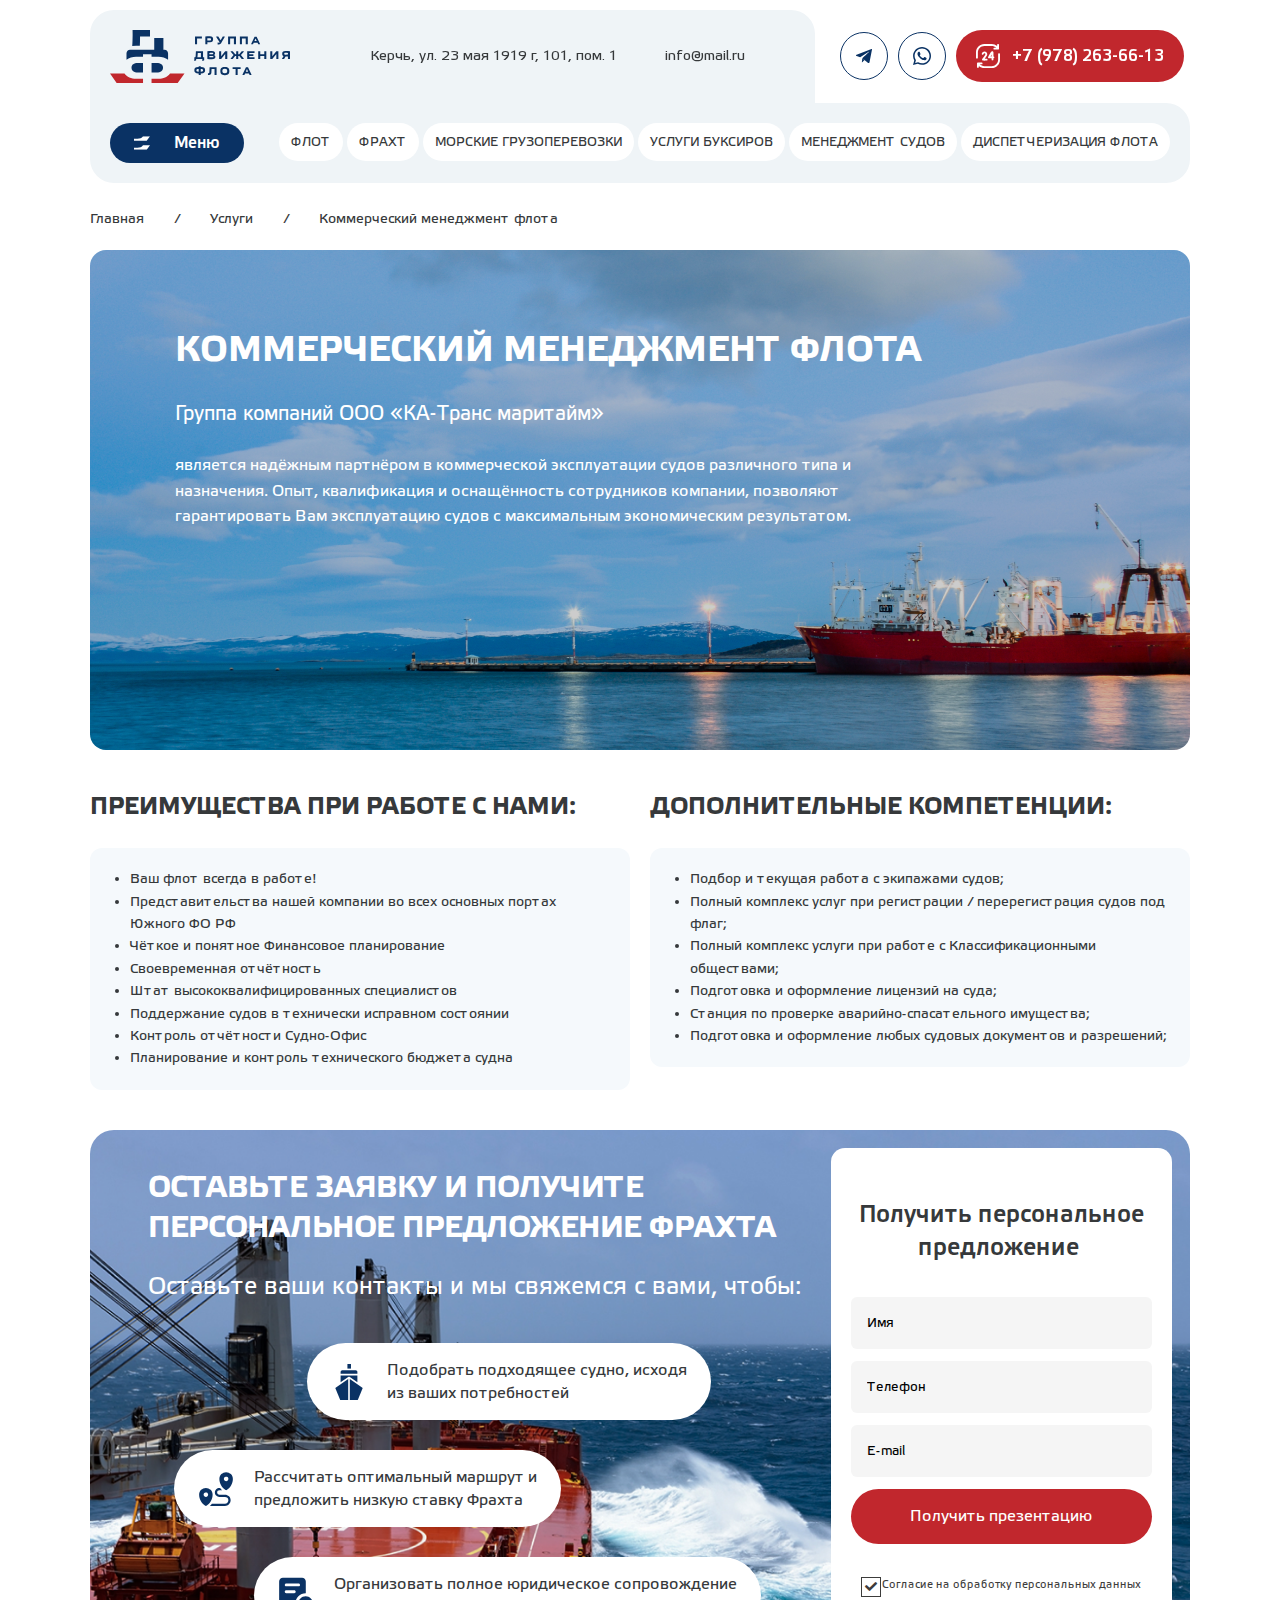
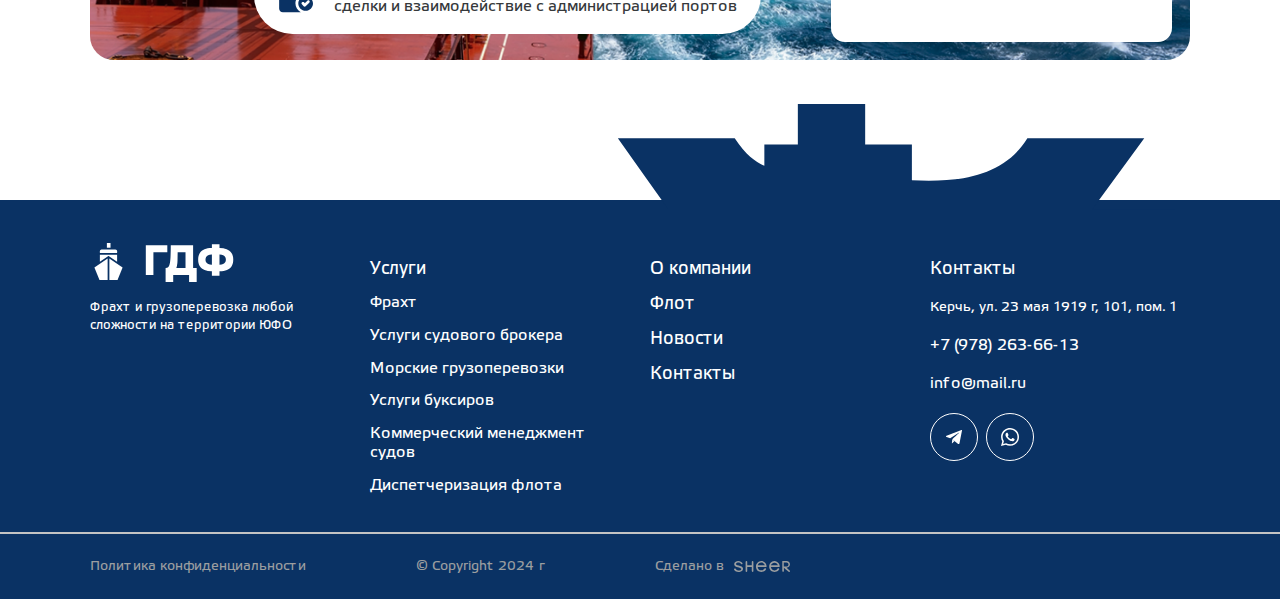
<file: commercial.html>
<!DOCTYPE html>
<!--[if lt IE 7]><html lang="ru" class="lt-ie9 lt-ie8 lt-ie7"><![endif]-->
<!--[if IE 7]><html lang="ru" class="lt-ie9 lt-ie8"><![endif]-->
<!--[if IE 8]><html lang="ru" class="lt-ie9"><![endif]-->
<!--[if gt IE 8]><!-->
<html lang="ru">
  <!--<![endif]-->
  <head>
    <meta charset="utf-8" />
    <title>Заголовок</title>
    <meta http-equiv="X-UA-Compatible" content="IE=edge" />
    <meta name="viewport" content="width=device-width, initial-scale=1.0" />
    <meta name="format-detection" content="telephone=no" />
    <link rel="shortcut icon" href="favicon.png" />
    <link rel="stylesheet" href="libs/bootstrap/bootstrap-grid.css" />
    <link
      rel="stylesheet"
      href="libs/fontawesome-free-5.12.0-web/css/all.min.css"
    />
    <link
      rel="stylesheet"
      href="libs/fancybox-master/dist/jquery.fancybox.min.css"
    />
    <link rel="stylesheet" href="libs/slick-1.5.9/slick/slick.css" />
    <link rel="stylesheet" href="libs/slick-1.5.9/slick/slick-theme.css" />
    <link rel="stylesheet" href="css/fonts.css" />
    <link rel="stylesheet" href="css/main.css?ver=1.3" />
    <link rel="stylesheet" href="css/media.css?ver=1.3" />
  </head>
  <body>
    <header>
      <div class="container">
        <div class="header__wrapper">
          <div class="header__top">
            <div class="header__bg">
              <div class="header__logo">
                <div class="header__image">
                  <img src="./img/Logo.svg" alt="logo" />
                </div>
                <p>
                  Фрахт и грузоперевозка любой<br />
                  сложности на территории ЮФО
                </p>
              </div>
              <div class="header__info">
                <p>Керчь, ул. 23 мая 1919 г, 101, пом. 1</p>
                <a href="mailto:info@mail.ru">info@mail.ru</a>
              </div>
            </div>
            <div class="header__contacts">
              <a class="socials" href="/"
                ><img src="./img/tg.svg" alt="icon"
              /></a>
              <a class="socials" href="/"
                ><img src="./img/wa.svg" alt="icon"
              /></a>
              <a href="tel:+79782636613" class="header__btn">
                <img src="./img/24.svg" alt="icon" />
                <p>+7 (978) 263-66-13</p>
              </a>
            </div>
          </div>
          <div class="header__bottom">
            <div class="header__menu-btn">
              <img src="./img/btn-plane.svg" alt="icon" />
              <p>Меню</p>
            </div>
            <ul class="header__menu">
              <li><a href="/">Флот</a></li>
              <li><a href="/">Фрахт</a></li>
              <li><a href="/">Морские грузоперевозки</a></li>
              <li><a href="/">Услуги буксиров</a></li>
              <li><a href="/">Менеджмент судов</a></li>
              <li><a href="/">Диспетчеризация флота</a></li>
            </ul>
          </div>
        </div>
      </div>
      <div class="header__mobile">
        <div class="header__logo">
          <div class="header__image">
            <img src="./img/Logo.svg" alt="logo" />
          </div>
        </div>
        <div class="header__contacts">
          <a class="socials" href="/"><img src="./img/tg.svg" alt="icon" /></a>
          <a class="socials" href="/"><img src="./img/wa.svg" alt="icon" /></a>
          <a href="tel:+79782636613" class="header__btn">
            <img src="./img/24.svg" alt="icon" />
            <p>+7 (978) 263-66-13</p>
          </a>
        </div>
        <span class="sandwich">
          <span class="sw-topper"></span>
          <span class="sw-bottom"></span>
          <span class="sw-footer"></span>
        </span>
        <div class="header__content">
          <ul class="header__menu">
            <li><a href="/">О компании</a></li>
            <li><a href="/">Флот</a></li>
            <li><a href="/">Новости</a></li>
            <li><a href="/">Контакты</a></li>
          </ul>
          <ul class="header__catalog">
            <li><a href="/">Флот</a></li>
            <li><a href="/">Фрахт</a></li>
            <li><a href="/">Морские грузоперевозки</a></li>
            <li><a href="/">Услуги буксиров</a></li>
            <li><a href="/">Менеджмент судов</a></li>
            <li><a href="/">Диспетчеризация флота</a></li>
          </ul>
          <div class="header__mobile-info">
            <p>Керчь, ул. 23 мая 1919 г, 101, пом. 1</p>
            <a href="mailto:info@mail.ru">info@mail.ru</a>
          </div>
          <div class="header__mobile-contacts">
            <a class="socials" href="/"><img src="./img/tg.svg" alt="icon" /></a>
            <a class="socials" href="/"><img src="./img/wa.svg" alt="icon" /></a>
            <a href="tel:+79782636613" class="header__btn">
              <img src="./img/24.svg" alt="icon" />
              <p>+7 (978) 263-66-13</p>
            </a>
          </div>
        </div>
      </div>
    </header>

    <section class="commercial">
      <div class="container">
        <ul class="breadcrumbs">
          <li><a href="/">Главная</a></li>
          <li>/</li>
          <li><a href="/">Услуги</a></li>
          <li>/</li>
          <li>
            <a>Коммерческий менеджмент флота</a>
          </li>
        </ul>
        <div
          class="commercialBanner"
          style="background-image: url('./img/commercial.png')"
        >
          <h1>коммерческий менеджмент флота</h1>
          <h2>Группа компаний ООО «КА-Транс маритайм»</h2>
          <p>
            является надёжным партнёром в коммерческой эксплуатации судов
            различного типа и<br />
            назначения. Опыт, квалификация и оснащённость сотрудников компании,
            позволяют<br />
            гарантировать Вам эксплуатацию судов с максимальным экономическим
            результатом.
          </p>
        </div>

        <div class="advantages">
          <div class="row">
            <div class="col-lg-6">
              <div class="advantages__item">
                <h3>ПРЕИМУЩЕСТВА ПРИ РАБОТЕ С НАМИ:</h3>
                <ul class="advantages__info">
                  <li>Ваш флот всегда в работе!</li>
                  <li>
                    Представительства нашей компании во всех основных портах
                    Южного ФО РФ
                  </li>
                  <li>Чёткое и понятное Финансовое планирование</li>
                  <li>Своевременная отчётность</li>
                  <li>Штат высококвалифицированных специалистов</li>
                  <li>Поддержание судов в технически исправном состоянии</li>
                  <li>Контроль отчётности Судно-Офис</li>
                  <li>Планирование и контроль технического бюджета судна</li>
                </ul>
              </div>
            </div>
            <div class="col-lg-6">
              <div class="advantages__item">
                <h3>ДОПОЛНИТЕЛЬНЫЕ КОМПЕТЕНЦИИ:</h3>
                <ul class="advantages__info">
                  <li>Подбор и текущая работа с экипажами судов;</li>
                  <li>
                    Полный комплекс услуг при регистрации / перерегистрация
                    судов под флаг;
                  </li>
                  <li>
                    Полный комплекс услуги при работе с Классификационными
                    обществами;
                  </li>
                  <li>Подготовка и оформление лицензий на суда;</li>
                  <li>Станция по проверке аварийно-спасательного имущества;</li>
                  <li>
                    Подготовка и оформление любых судовых документов и
                    разрешений;
                  </li>
                </ul>
              </div>
            </div>
          </div>
        </div>

        <div
          class="application__wrapper commercial__application"
          style="background-image: url('./img/application-img.png')"
        >
          <div class="row">
            <div class="col-lg-8">
              <div class="application__info">
                <h2 class="title-section">
                  Оставьте заявку и получите<br />
                  персональное предложение Фрахта
                </h2>
                <p>Оставьте ваши контакты и мы свяжемся с вами, чтобы:</p>
                <div class="application__items">
                  <div class="application__item">
                    <img src="./img/application1.svg" alt="icon" />
                    <p>
                      Подобрать подходящее судно, исходя<br />
                      из ваших потребностей
                    </p>
                  </div>
                  <div class="application__item">
                    <img src="./img/application2.svg" alt="icon" />
                    <p>
                      Рассчитать оптимальный маршрут и<br />
                      предложить низкую ставку Фрахта
                    </p>
                  </div>
                  <div class="application__item">
                    <img src="./img/application3.svg" alt="icon" />
                    <p>
                      Организовать полное юридическое сопровождение<br />
                      сделки и взаимодействие с администрацией портов
                    </p>
                  </div>
                </div>
              </div>
            </div>
            <div class="col-lg-4">
              <div class="application__form">
                <p>
                  Получить персональное<br />
                  предложение 
                </p>
                <form>
                  <div class="item-form">
                    <input type="text" placeholder="Имя" required="required" />
                  </div>
                  <div class="item-form">
                    <input
                      type="text"
                      placeholder="Телефон"
                      class="input-phone"
                      required="required"
                    />
                  </div>
                  <div class="item-form">
                    <input
                      type="email"
                      placeholder="E-mail"
                      required="required"
                    />
                  </div>
                  <div class="btn__wrapper">
                    <input
                      type="submit"
                      class="btn-main"
                      value="Получить презентацию"
                    />
                  </div>
                  <div class="checkbox">
                    <label>
                      <input
                        type="checkbox"
                        required="required"
                        checked="checked"
                      />
                      <span>Согласие на обработку персональных данных</span>
                    </label>
                  </div>
                </form>
              </div>
            </div>
          </div>
        </div>
      </div>
    </section>

    <footer class="footer">
      <div class="container">
        <div class="footer__wrapper">
          <div class="row">
            <div class="col-lg-3 col-md-12">
              <div class="footer__logo">
                <img src="./img/footer-logo.svg" alt="logo" />
                <p>
                  Фрахт и грузоперевозка любой<br />
                  сложности на территории ЮФО
                </p>
              </div>
            </div>
            <div class="col-lg-3 col-md-6">
              <div class="footer__uslugi">
                <h4 class="footer__titles">Услуги</h4>
                <ul>
                  <li><a href="/">Фрахт</a></li>
                  <li><a href="/">Услуги судового брокера</a></li>
                  <li><a href="/">Морские грузоперевозки</a></li>
                  <li><a href="/">Услуги буксиров</a></li>
                  <li><a href="/">Коммерческий менеджмент судов</a></li>
                  <li><a href="/">Диспетчеризация флота</a></li>
                </ul>
              </div>
            </div>
            <div class="col-lg-3 col-md-6">
              <div class="footer__about">
                <ul>
                  <li><a href="/">О компании</a></li>
                  <li><a href="/">Флот</a></li>
                  <li><a href="/">Новости</a></li>
                  <li><a href="/">Контакты</a></li>
                </ul>
              </div>
            </div>
            <div class="col-lg-3 col-md-12">
              <div class="footer__contacts">
                <h4 class="footer__titles">Контакты</h4>
                <p>Керчь, ул. 23 мая 1919 г, 101, пом. 1</p>
                <a href="tel:+79782636613">+7 (978) 263-66-13</a>
                <a href="mailto:info@mail.ru">info@mail.ru</a>
                <div class="footer__socials">
                  <a class="socials" href="/"
                    ><img src="./img/footer-tg.svg" alt="icon"
                  /></a>
                  <a class="socials" href="/"
                    ><img src="./img/footer-wa.svg" alt="icon"
                  /></a>
                </div>
              </div>
            </div>
          </div>
          <div class="footer__image">
            <img src="./img/footer-image.svg" alt="image" />
          </div>
        </div>
      </div>
      <div class="footer__line"></div>
      <div class="container">
        <div class="footer__authors">
          <p><a href="">Политика конфиденциальности</a></p>
          <p>© Copyright 2024 г</p>
          <p class="footer__sheer">
            Сделано в
            <a target="_blank" href="https://sheer.ru"
              ><img src="./img/sheer-logo.svg" alt="sheer"
            /></a>
          </p>
        </div>
      </div>
    </footer>

    <script src="libs/jquery/jquery-3.6.0.min.js"></script>
    <script src="libs/jquery-mousewheel/jquery.mousewheel.min.js"></script>
    <script src="libs/fancybox-master/dist/jquery.fancybox.min.js"></script>
    <script src="libs/slick-1.5.9/slick/slick.min.js"></script>
    <script src="libs/scroll2id/PageScroll2id.min.js"></script>
    <script src="libs/mask/jquery.maskedinput.js"></script>
    <script src="libs/jQueryFormStyler-master/jquery.formstyler.min.js"></script>
    <script src="js/common.js?ver=1.3"></script>
    <!-- Yandex.Metrika counter --><!-- /Yandex.Metrika counter -->
    <!-- Google Analytics counter --><!-- /Google Analytics counter -->
  </body>
</html>
</file>
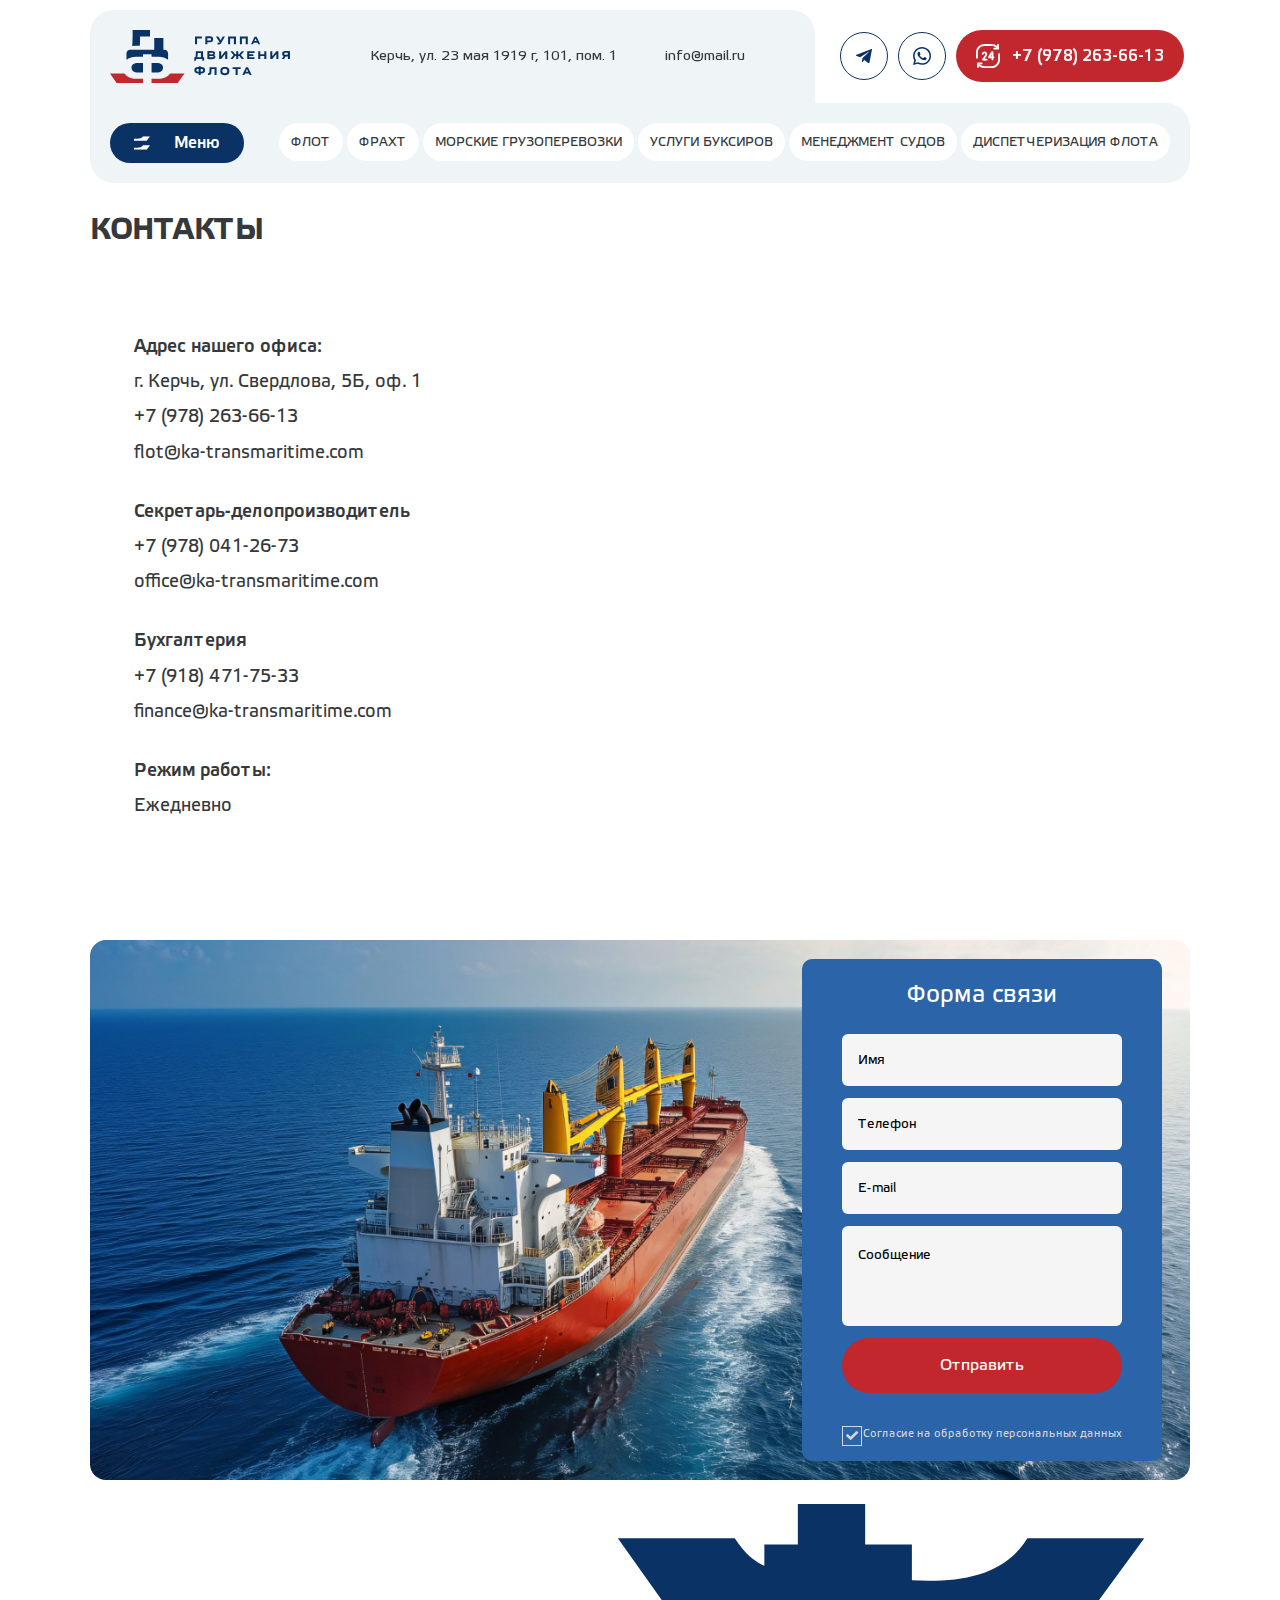
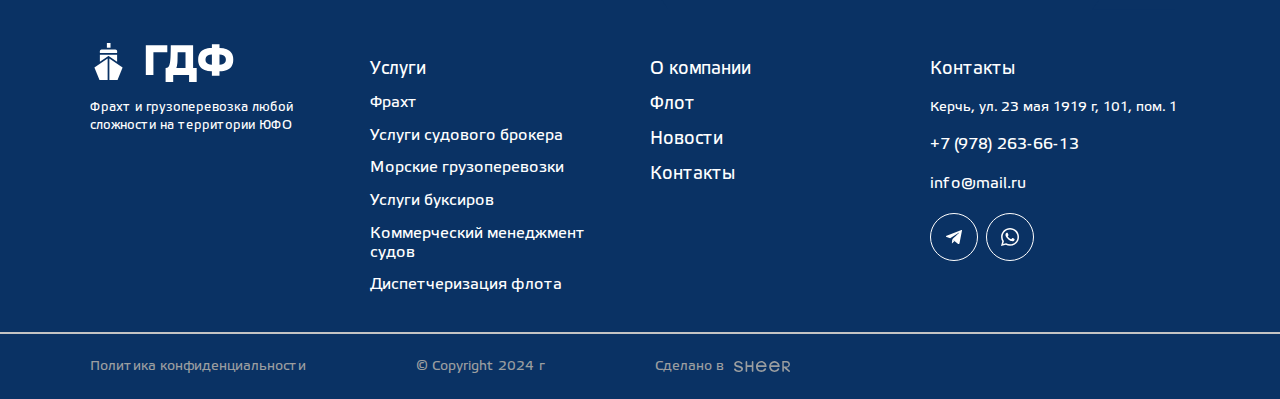
<file: contacts.html>
<!DOCTYPE html>
<!--[if lt IE 7]><html lang="ru" class="lt-ie9 lt-ie8 lt-ie7"><![endif]-->
<!--[if IE 7]><html lang="ru" class="lt-ie9 lt-ie8"><![endif]-->
<!--[if IE 8]><html lang="ru" class="lt-ie9"><![endif]-->
<!--[if gt IE 8]><!-->
<html lang="ru">
  <!--<![endif]-->
  <head>
    <meta charset="utf-8" />
    <title>Заголовок</title>
    <meta http-equiv="X-UA-Compatible" content="IE=edge" />
    <meta name="viewport" content="width=device-width, initial-scale=1.0" />
    <meta name="format-detection" content="telephone=no" />
    <link rel="shortcut icon" href="favicon.png" />
    <link rel="stylesheet" href="libs/bootstrap/bootstrap-grid.css" />
    <link
      rel="stylesheet"
      href="libs/fontawesome-free-5.12.0-web/css/all.min.css"
    />
    <link
      rel="stylesheet"
      href="libs/fancybox-master/dist/jquery.fancybox.min.css"
    />
    <link rel="stylesheet" href="libs/slick-1.5.9/slick/slick.css" />
    <link rel="stylesheet" href="libs/slick-1.5.9/slick/slick-theme.css" />
    <link rel="stylesheet" href="css/fonts.css" />
    <link rel="stylesheet" href="css/main.css?ver=1.3" />
    <link rel="stylesheet" href="css/media.css?ver=1.3" />
  </head>
  <body>
    <header>
      <div class="container">
        <div class="header__wrapper">
          <div class="header__top">
            <div class="header__bg">
              <div class="header__logo">
                <div class="header__image">
                  <img src="./img/Logo.svg" alt="logo" />
                </div>
                <p>
                  Фрахт и грузоперевозка любой<br />
                  сложности на территории ЮФО
                </p>
              </div>
              <div class="header__info">
                <p>Керчь, ул. 23 мая 1919 г, 101, пом. 1</p>
                <a href="mailto:info@mail.ru">info@mail.ru</a>
              </div>
            </div>
            <div class="header__contacts">
              <a class="socials" href="/"
                ><img src="./img/tg.svg" alt="icon"
              /></a>
              <a class="socials" href="/"
                ><img src="./img/wa.svg" alt="icon"
              /></a>
              <a href="tel:+79782636613" class="header__btn">
                <img src="./img/24.svg" alt="icon" />
                <p>+7 (978) 263-66-13</p>
              </a>
            </div>
          </div>
          <div class="header__bottom">
            <div class="header__menu-btn">
              <img src="./img/btn-plane.svg" alt="icon" />
              <p>Меню</p>
            </div>
            <ul class="header__menu">
              <li><a href="/">Флот</a></li>
              <li><a href="/">Фрахт</a></li>
              <li><a href="/">Морские грузоперевозки</a></li>
              <li><a href="/">Услуги буксиров</a></li>
              <li><a href="/">Менеджмент судов</a></li>
              <li><a href="/">Диспетчеризация флота</a></li>
            </ul>
          </div>
        </div>
      </div>
      <div class="header__mobile">
        <div class="header__logo">
          <div class="header__image">
            <img src="./img/Logo.svg" alt="logo" />
          </div>
        </div>
        <div class="header__contacts">
          <a class="socials" href="/"><img src="./img/tg.svg" alt="icon" /></a>
          <a class="socials" href="/"><img src="./img/wa.svg" alt="icon" /></a>
          <a href="tel:+79782636613" class="header__btn">
            <img src="./img/24.svg" alt="icon" />
            <p>+7 (978) 263-66-13</p>
          </a>
        </div>
        <span class="sandwich">
          <span class="sw-topper"></span>
          <span class="sw-bottom"></span>
          <span class="sw-footer"></span>
        </span>
        <div class="header__content">
          <ul class="header__menu">
            <li><a href="/">О компании</a></li>
            <li><a href="/">Флот</a></li>
            <li><a href="/">Новости</a></li>
            <li><a href="/">Контакты</a></li>
          </ul>
          <ul class="header__catalog">
            <li><a href="/">Флот</a></li>
            <li><a href="/">Фрахт</a></li>
            <li><a href="/">Морские грузоперевозки</a></li>
            <li><a href="/">Услуги буксиров</a></li>
            <li><a href="/">Менеджмент судов</a></li>
            <li><a href="/">Диспетчеризация флота</a></li>
          </ul>
          <div class="header__mobile-info">
            <p>Керчь, ул. 23 мая 1919 г, 101, пом. 1</p>
            <a href="mailto:info@mail.ru">info@mail.ru</a>
          </div>
          <div class="header__mobile-contacts">
            <a class="socials" href="/"><img src="./img/tg.svg" alt="icon" /></a>
            <a class="socials" href="/"><img src="./img/wa.svg" alt="icon" /></a>
            <a href="tel:+79782636613" class="header__btn">
              <img src="./img/24.svg" alt="icon" />
              <p>+7 (978) 263-66-13</p>
            </a>
          </div>
        </div>
      </div>
    </header>

    <section class="contacts">
      <div class="container">
        <h1 class="title-section">Контакты</h1>
        <div id="map">
          <div class="contacts__wrapper">
            <div class="contacts__item">
              <h4>Адрес нашего офиса:</h4>
              <p>г. Керчь, ул. Свердлова, 5Б, оф. 1</p>
              <a href="tel:+79782636613">+7 (978) 263-66-13</a>
              <a href="mailto:flot@ka-transmaritime.com"
                >flot@ka-transmaritime.com</a
              >
            </div>
            <div class="contacts__item">
              <h4>Секретарь-делопроизводитель</h4>
              <a href="tel:+79780412673">+7 (978) 041-26-73</a>
              <a href="mailto:office@ka-transmaritime.com"
                >office@ka-transmaritime.com</a
              >
            </div>
            <div class="contacts__item">
              <h4>Бухгалтерия</h4>
              <a href="tel:+79184717533">+7 (918) 471-75-33</a>
              <a href="mailto:finance@ka-transmaritime.com"
                >finance@ka-transmaritime.com</a
              >
            </div>
            <div class="contacts__item">
              <h4>Режим работы:</h4>
              <p>Ежедневно</p>
            </div>
          </div>
        </div>

        <div
          class="contacts__info"
          style="background-image: url('./img/contacts-bg.png')"
        >
          <div class="contacts__form">
            <p>Форма связи</p>
            <form>
              <div class="item-form">
                <input type="text" placeholder="Имя" required="required" />
              </div>
              <div class="item-form">
                <input
                  type="text"
                  placeholder="Телефон"
                  class="input-phone"
                  required="required"
                />
              </div>
              <div class="item-form">
                <input type="email" placeholder="E-mail" required="required" />
              </div>
              <div class="item-form item-form-message">
                <input
                  type="text"
                  placeholder="Сообщение"
                  required="required"
                />
              </div>
              <div class="btn__wrapper">
                <input type="submit" class="btn-main" value="Отправить" />
              </div>
              <div class="checkbox">
                <label>
                  <input
                    type="checkbox"
                    required="required"
                    checked="checked"
                  />
                  <span>Согласие на обработку персональных данных</span>
                </label>
              </div>
            </form>
          </div>
        </div>
      </div>
    </section>

    <footer class="footer">
      <div class="container">
        <div class="footer__wrapper">
          <div class="row">
            <div class="col-lg-3 col-md-12">
              <div class="footer__logo">
                <img src="./img/footer-logo.svg" alt="logo" />
                <p>
                  Фрахт и грузоперевозка любой<br />
                  сложности на территории ЮФО
                </p>
              </div>
            </div>
            <div class="col-lg-3 col-md-6">
              <div class="footer__uslugi">
                <h4 class="footer__titles">Услуги</h4>
                <ul>
                  <li><a href="/">Фрахт</a></li>
                  <li><a href="/">Услуги судового брокера</a></li>
                  <li><a href="/">Морские грузоперевозки</a></li>
                  <li><a href="/">Услуги буксиров</a></li>
                  <li><a href="/">Коммерческий менеджмент судов</a></li>
                  <li><a href="/">Диспетчеризация флота</a></li>
                </ul>
              </div>
            </div>
            <div class="col-lg-3 col-md-6">
              <div class="footer__about">
                <ul>
                  <li><a href="/">О компании</a></li>
                  <li><a href="/">Флот</a></li>
                  <li><a href="/">Новости</a></li>
                  <li><a href="/">Контакты</a></li>
                </ul>
              </div>
            </div>
            <div class="col-lg-3 col-md-12">
              <div class="footer__contacts">
                <h4 class="footer__titles">Контакты</h4>
                <p>Керчь, ул. 23 мая 1919 г, 101, пом. 1</p>
                <a href="tel:+79782636613">+7 (978) 263-66-13</a>
                <a href="mailto:info@mail.ru">info@mail.ru</a>
                <div class="footer__socials">
                  <a class="socials" href="/"
                    ><img src="./img/footer-tg.svg" alt="icon"
                  /></a>
                  <a class="socials" href="/"
                    ><img src="./img/footer-wa.svg" alt="icon"
                  /></a>
                </div>
              </div>
            </div>
          </div>
          <div class="footer__image">
            <img src="./img/footer-image.svg" alt="image" />
          </div>
        </div>
      </div>
      <div class="footer__line"></div>
      <div class="container">
        <div class="footer__authors">
          <p><a href="">Политика конфиденциальности</a></p>
          <p>© Copyright 2024 г</p>
          <p class="footer__sheer">
            Сделано в
            <a target="_blank" href="https://sheer.ru"
              ><img src="./img/sheer-logo.svg" alt="sheer"
            /></a>
          </p>
        </div>
      </div>
    </footer>

    <script src="libs/jquery/jquery-3.6.0.min.js"></script>
    <script src="libs/jquery-mousewheel/jquery.mousewheel.min.js"></script>
    <script src="libs/fancybox-master/dist/jquery.fancybox.min.js"></script>
    <script src="libs/slick-1.5.9/slick/slick.min.js"></script>
    <script src="libs/scroll2id/PageScroll2id.min.js"></script>
    <script src="libs/mask/jquery.maskedinput.js"></script>
    <script src="libs/jQueryFormStyler-master/jquery.formstyler.min.js"></script>
    <script src="js/common.js?ver=1.3"></script>
    <script src="https://api-maps.yandex.ru/2.1/?lang=ru_RU"></script>
    <script>
      $(document).ready(function () {
        ymaps.ready(init);

        function init() {
          var myMap = new ymaps.Map(
            "map",
            {
              center: [45.348499387591325,36.45933612254964],
              zoom: 14,
            },
            {
              searchControlProvider: "yandex#search",
            }
          );
          myPlacemark = new ymaps.Placemark(
            [45.347402, 36.471699],
            {},
            {
              iconLayout: "default#image",
              iconImageHref: "./img/location.png",
              hideIconOnBalloonOpen: false,
              iconImageSize: [48, 48],
              iconImageOffset: [-33, -69],
              balloonOffset: [0, -69],
            }
          );

          myMap.controls.remove("searchControl");
          myMap.behaviors.disable("scrollZoom");
          myMap.geoObjects.add(myPlacemark);
        }
      });
    </script>
    <!-- Yandex.Metrika counter --><!-- /Yandex.Metrika counter -->
    <!-- Google Analytics counter --><!-- /Google Analytics counter -->
  </body>
</html>
</file>
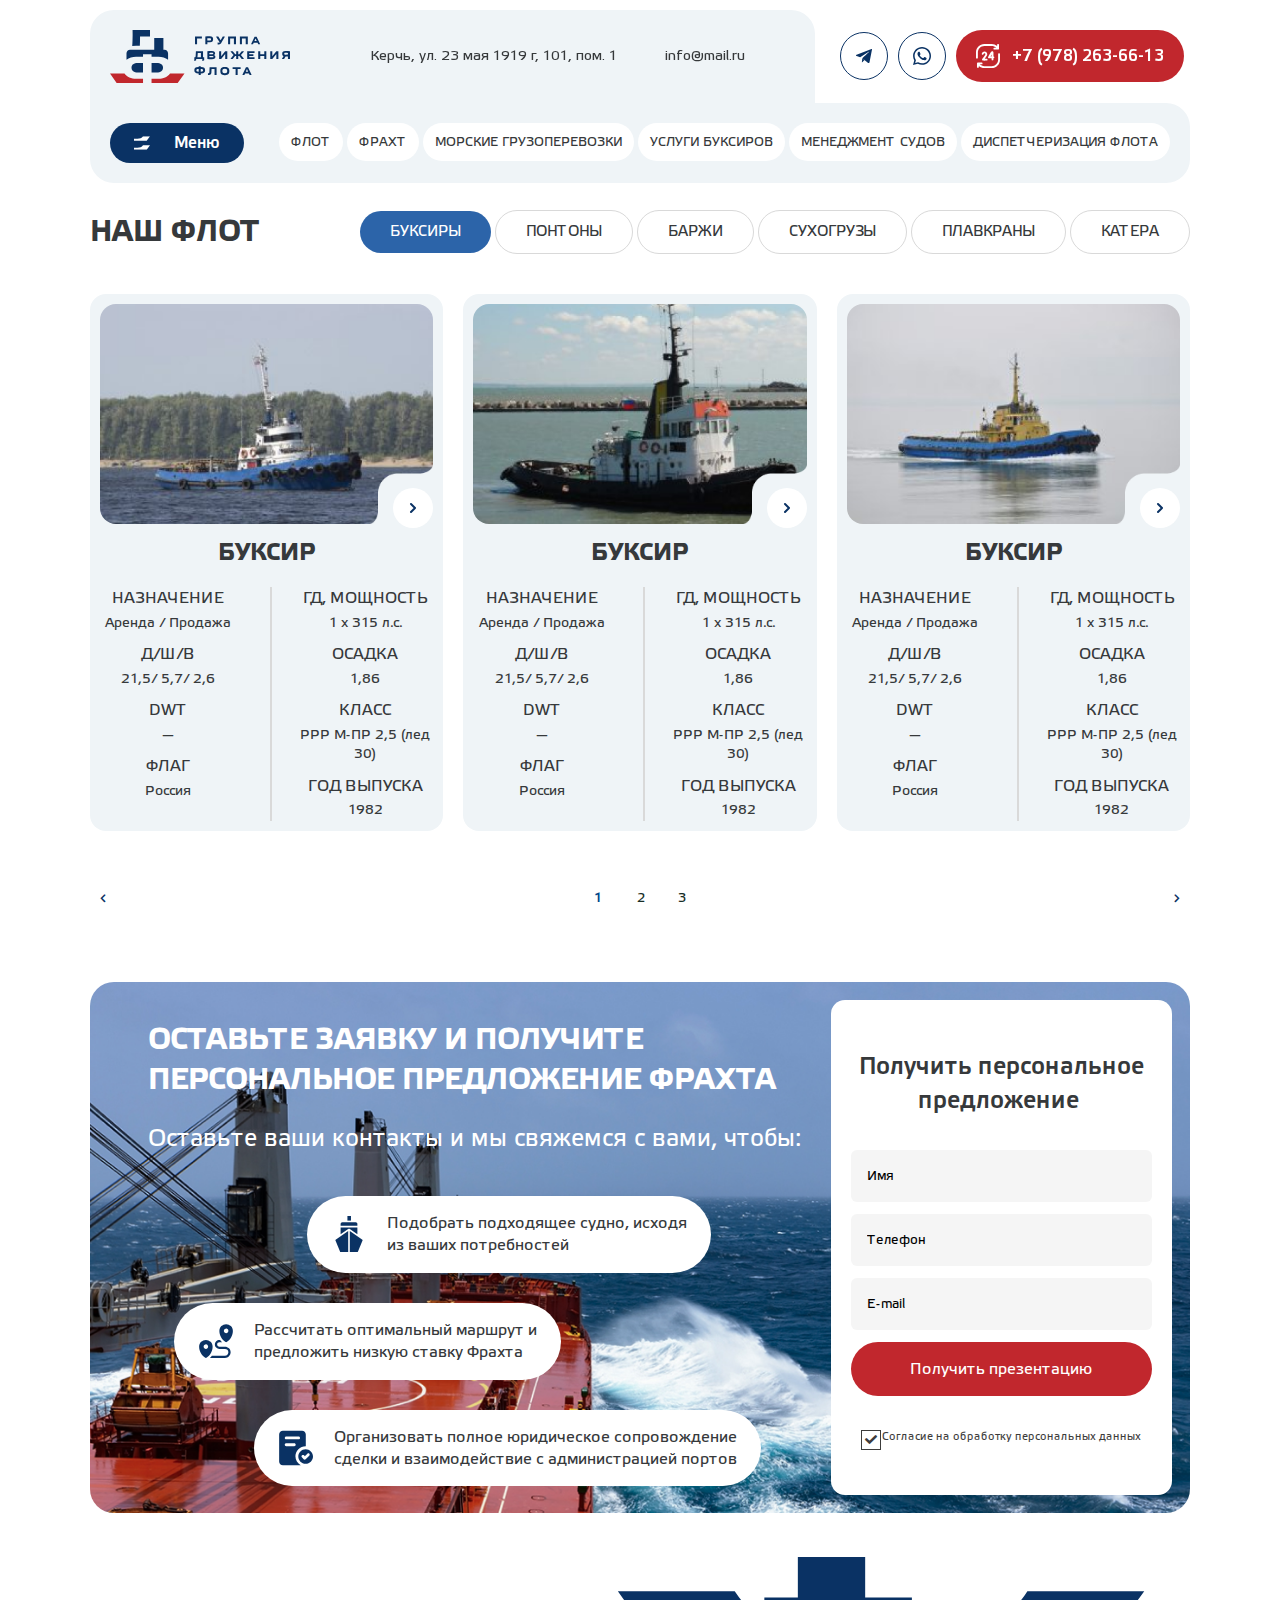
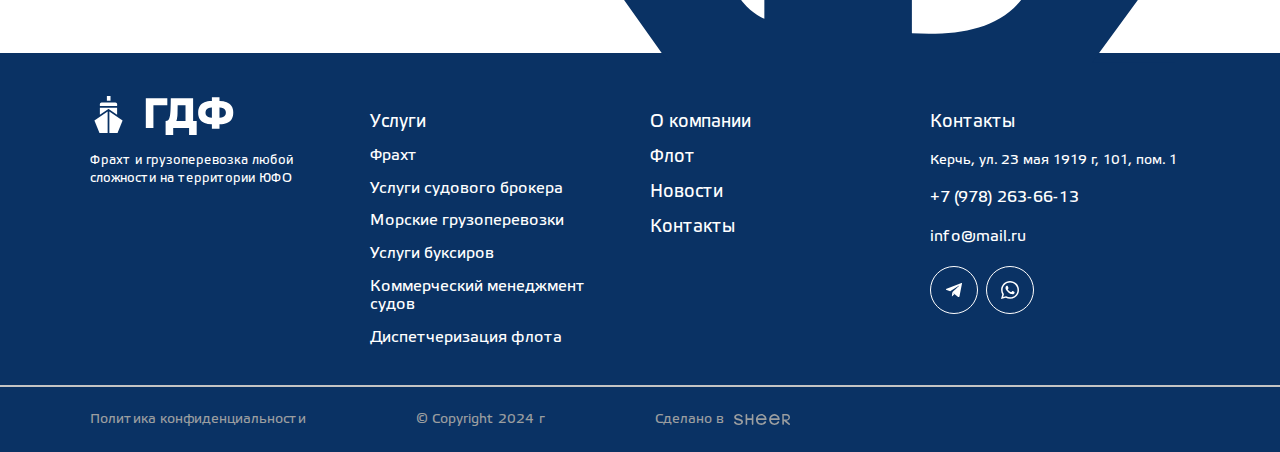
<file: flot.html>
<!DOCTYPE html>
<!--[if lt IE 7]><html lang="ru" class="lt-ie9 lt-ie8 lt-ie7"><![endif]-->
<!--[if IE 7]><html lang="ru" class="lt-ie9 lt-ie8"><![endif]-->
<!--[if IE 8]><html lang="ru" class="lt-ie9"><![endif]-->
<!--[if gt IE 8]><!-->
<html lang="ru">
  <!--<![endif]-->
  <head>
    <meta charset="utf-8" />
    <title>Заголовок</title>
    <meta http-equiv="X-UA-Compatible" content="IE=edge" />
    <meta name="viewport" content="width=device-width, initial-scale=1.0" />
    <meta name="format-detection" content="telephone=no" />
    <link rel="shortcut icon" href="favicon.png" />
    <link rel="stylesheet" href="libs/bootstrap/bootstrap-grid.css" />
    <link
      rel="stylesheet"
      href="libs/fontawesome-free-5.12.0-web/css/all.min.css"
    />
    <link
      rel="stylesheet"
      href="libs/fancybox-master/dist/jquery.fancybox.min.css"
    />
    <link rel="stylesheet" href="libs/slick-1.5.9/slick/slick.css" />
    <link rel="stylesheet" href="libs/slick-1.5.9/slick/slick-theme.css" />
    <link rel="stylesheet" href="css/fonts.css" />
    <link rel="stylesheet" href="css/main.css?ver=1.3" />
    <link rel="stylesheet" href="css/media.css?ver=1.3" />
  </head>
  <body>
    <header>
      <div class="container">
        <div class="header__wrapper">
          <div class="header__top">
            <div class="header__bg">
              <div class="header__logo">
                <div class="header__image">
                  <img src="./img/Logo.svg" alt="logo" />
                </div>
                <p>
                  Фрахт и грузоперевозка любой<br />
                  сложности на территории ЮФО
                </p>
              </div>
              <div class="header__info">
                <p>Керчь, ул. 23 мая 1919 г, 101, пом. 1</p>
                <a href="mailto:info@mail.ru">info@mail.ru</a>
              </div>
            </div>
            <div class="header__contacts">
              <a class="socials" href="/"
                ><img src="./img/tg.svg" alt="icon"
              /></a>
              <a class="socials" href="/"
                ><img src="./img/wa.svg" alt="icon"
              /></a>
              <a href="tel:+79782636613" class="header__btn">
                <img src="./img/24.svg" alt="icon" />
                <p>+7 (978) 263-66-13</p>
              </a>
            </div>
          </div>
          <div class="header__bottom">
            <div class="header__menu-btn">
              <img src="./img/btn-plane.svg" alt="icon" />
              <p>Меню</p>
            </div>
            <ul class="header__menu">
              <li><a href="/">Флот</a></li>
              <li><a href="/">Фрахт</a></li>
              <li><a href="/">Морские грузоперевозки</a></li>
              <li><a href="/">Услуги буксиров</a></li>
              <li><a href="/">Менеджмент судов</a></li>
              <li><a href="/">Диспетчеризация флота</a></li>
            </ul>
          </div>
        </div>
      </div>
      <div class="header__mobile">
        <div class="header__logo">
          <div class="header__image">
            <img src="./img/Logo.svg" alt="logo" />
          </div>
        </div>
        <div class="header__contacts">
          <a class="socials" href="/"><img src="./img/tg.svg" alt="icon" /></a>
          <a class="socials" href="/"><img src="./img/wa.svg" alt="icon" /></a>
          <a href="tel:+79782636613" class="header__btn">
            <img src="./img/24.svg" alt="icon" />
            <p>+7 (978) 263-66-13</p>
          </a>
        </div>
        <span class="sandwich">
          <span class="sw-topper"></span>
          <span class="sw-bottom"></span>
          <span class="sw-footer"></span>
        </span>
        <div class="header__content">
          <ul class="header__menu">
            <li><a href="/">О компании</a></li>
            <li><a href="/">Флот</a></li>
            <li><a href="/">Новости</a></li>
            <li><a href="/">Контакты</a></li>
          </ul>
          <ul class="header__catalog">
            <li><a href="/">Флот</a></li>
            <li><a href="/">Фрахт</a></li>
            <li><a href="/">Морские грузоперевозки</a></li>
            <li><a href="/">Услуги буксиров</a></li>
            <li><a href="/">Менеджмент судов</a></li>
            <li><a href="/">Диспетчеризация флота</a></li>
          </ul>
          <div class="header__mobile-info">
            <p>Керчь, ул. 23 мая 1919 г, 101, пом. 1</p>
            <a href="mailto:info@mail.ru">info@mail.ru</a>
          </div>
          <div class="header__mobile-contacts">
            <a class="socials" href="/"><img src="./img/tg.svg" alt="icon" /></a>
            <a class="socials" href="/"><img src="./img/wa.svg" alt="icon" /></a>
            <a href="tel:+79782636613" class="header__btn">
              <img src="./img/24.svg" alt="icon" />
              <p>+7 (978) 263-66-13</p>
            </a>
          </div>
        </div>
      </div>
    </header>

    <section class="flotPage">
      <div class="container">
        <div class="flot__title">
          <h2 class="title-section">наш флот</h2>
          <ul class="flot__tabs">
            <li class="flot__tab active" data-tab="tab1">Буксиры</li>
            <li class="flot__tab" data-tab="tab2">Понтоны</li>
            <li class="flot__tab" data-tab="tab3">Баржи</li>
            <li class="flot__tab" data-tab="tab4">Сухогрузы</li>
            <li class="flot__tab" data-tab="tab5">Плавкраны</li>
            <li class="flot__tab" data-tab="tab6">Катера</li>
          </ul>
        </div>
        <div class="flot__items">
          <div class="row">
            <div class="col-lg-4">
              <div class="flot__item active" id="tab1">
                <div class="flot__image">
                  <img src="./img/flot1.png" alt="image" />
                </div>
                <a href="/" class="flot__url">
                  <img src="./img/next.svg" alt="icon" />
                </a>
                <h3>Буксир</h3>
                <ul class="flot__info">
                  <li>
                    <h4>Назначение</h4>
                    <p>Аренда / Продажа</p>
                  </li>
                  <li>
                    <h4>д/ш/в</h4>
                    <p>21,5/ 5,7/ 2,6</p>
                  </li>
                  <li>
                    <h4>dwt</h4>
                    <p>—</p>
                  </li>
                  <li>
                    <h4>флаг</h4>
                    <p>Россия</p>
                  </li>
                  <li>
                    <h4>гд, мощность</h4>
                    <p>1 х 315 л.с.</p>
                  </li>
                  <li>
                    <h4>осадка</h4>
                    <p>1,86</p>
                  </li>
                  <li>
                    <h4>класс</h4>
                    <p>РРР М-ПР 2,5 (лед 30)</p>
                  </li>
                  <li>
                    <h4>год выпуска</h4>
                    <p>1982</p>
                  </li>
                </ul>
              </div>
            </div>
            <div class="col-lg-4">
              <div class="flot__item active" id="tab1">
                <div class="flot__image">
                  <img src="./img/flot2.png" alt="image" />
                </div>
                <a href="/" class="flot__url">
                  <img src="./img/next.svg" alt="icon" />
                </a>
                <h3>Буксир</h3>
                <ul class="flot__info">
                  <li>
                    <h4>Назначение</h4>
                    <p>Аренда / Продажа</p>
                  </li>
                  <li>
                    <h4>д/ш/в</h4>
                    <p>21,5/ 5,7/ 2,6</p>
                  </li>
                  <li>
                    <h4>dwt</h4>
                    <p>—</p>
                  </li>
                  <li>
                    <h4>флаг</h4>
                    <p>Россия</p>
                  </li>
                  <li>
                    <h4>гд, мощность</h4>
                    <p>1 х 315 л.с.</p>
                  </li>
                  <li>
                    <h4>осадка</h4>
                    <p>1,86</p>
                  </li>
                  <li>
                    <h4>класс</h4>
                    <p>РРР М-ПР 2,5 (лед 30)</p>
                  </li>
                  <li>
                    <h4>год выпуска</h4>
                    <p>1982</p>
                  </li>
                </ul>
              </div>
            </div>
            <div class="col-lg-4">
              <div class="flot__item active" id="tab1">
                <div class="flot__image">
                  <img src="./img/flot3.png" alt="image" />
                </div>
                <a href="/" class="flot__url">
                  <img src="./img/next.svg" alt="icon" />
                </a>
                <h3>Буксир</h3>
                <ul class="flot__info">
                  <li>
                    <h4>Назначение</h4>
                    <p>Аренда / Продажа</p>
                  </li>
                  <li>
                    <h4>д/ш/в</h4>
                    <p>21,5/ 5,7/ 2,6</p>
                  </li>
                  <li>
                    <h4>dwt</h4>
                    <p>—</p>
                  </li>
                  <li>
                    <h4>флаг</h4>
                    <p>Россия</p>
                  </li>
                  <li>
                    <h4>гд, мощность</h4>
                    <p>1 х 315 л.с.</p>
                  </li>
                  <li>
                    <h4>осадка</h4>
                    <p>1,86</p>
                  </li>
                  <li>
                    <h4>класс</h4>
                    <p>РРР М-ПР 2,5 (лед 30)</p>
                  </li>
                  <li>
                    <h4>год выпуска</h4>
                    <p>1982</p>
                  </li>
                </ul>
              </div>
            </div>
            <div class="col-lg-4">
              <div class="flot__item" id="tab2">
                <div class="flot__image">
                  <img src="./img/flot1.png" alt="image" />
                </div>
                <a href="/" class="flot__url">
                  <img src="./img/next.svg" alt="icon" />
                </a>
                <h3>Буксир</h3>
                <ul class="flot__info">
                  <li>
                    <h4>Назначение</h4>
                    <p>Аренда / Продажа</p>
                  </li>
                  <li>
                    <h4>д/ш/в</h4>
                    <p>21,5/ 5,7/ 2,6</p>
                  </li>
                  <li>
                    <h4>dwt</h4>
                    <p>—</p>
                  </li>
                  <li>
                    <h4>флаг</h4>
                    <p>Россия</p>
                  </li>
                  <li>
                    <h4>гд, мощность</h4>
                    <p>1 х 315 л.с.</p>
                  </li>
                  <li>
                    <h4>осадка</h4>
                    <p>1,86</p>
                  </li>
                  <li>
                    <h4>класс</h4>
                    <p>РРР М-ПР 2,5 (лед 30)</p>
                  </li>
                  <li>
                    <h4>год выпуска</h4>
                    <p>1982</p>
                  </li>
                </ul>
              </div>
            </div>
          </div>
        </div>

        <div class="pager">
          <a class="prev page-numbers" href="#"
            ><i class="fas fa-chevron-left"></i
          ></a>
          <span aria-current="page" class="page-numbers current" href="#"
            >1</span
          >
          <a class="page-numbers" href="#">2</a>
          <a class="page-numbers" href="#">3</a>
          <a class="next page-numbers" href="#"
            ><i class="fas fa-chevron-right"></i
          ></a>
        </div>

        <div
          class="application__wrapper"
          style="background-image: url('./img/application-img.png')"
        >
          <div class="row">
            <div class="col-lg-8">
              <div class="application__info">
                <h2 class="title-section">
                  Оставьте заявку и получите<br />
                  персональное предложение Фрахта
                </h2>
                <p>Оставьте ваши контакты и мы свяжемся с вами, чтобы:</p>
                <div class="application__items">
                  <div class="application__item">
                    <img src="./img/application1.svg" alt="icon" />
                    <p>
                      Подобрать подходящее судно, исходя<br />
                      из ваших потребностей
                    </p>
                  </div>
                  <div class="application__item">
                    <img src="./img/application2.svg" alt="icon" />
                    <p>
                      Рассчитать оптимальный маршрут и<br />
                      предложить низкую ставку Фрахта
                    </p>
                  </div>
                  <div class="application__item">
                    <img src="./img/application3.svg" alt="icon" />
                    <p>
                      Организовать полное юридическое сопровождение<br />
                      сделки и взаимодействие с администрацией портов
                    </p>
                  </div>
                </div>
              </div>
            </div>
            <div class="col-lg-4">
              <div class="application__form">
                <p>
                  Получить персональное<br />
                  предложение 
                </p>
                <form>
                  <div class="item-form">
                    <input type="text" placeholder="Имя" required="required" />
                  </div>
                  <div class="item-form">
                    <input
                      type="text"
                      placeholder="Телефон"
                      class="input-phone"
                      required="required"
                    />
                  </div>
                  <div class="item-form">
                    <input
                      type="email"
                      placeholder="E-mail"
                      required="required"
                    />
                  </div>
                  <div class="btn__wrapper">
                    <input
                      type="submit"
                      class="btn-main"
                      value="Получить презентацию"
                    />
                  </div>
                  <div class="checkbox">
                    <label>
                      <input
                        type="checkbox"
                        required="required"
                        checked="checked"
                      />
                      <span>Согласие на обработку персональных данных</span>
                    </label>
                  </div>
                </form>
              </div>
            </div>
          </div>
        </div>
      </div>
    </section>

    <footer class="footer">
      <div class="container">
        <div class="footer__wrapper">
          <div class="row">
            <div class="col-lg-3 col-md-12">
              <div class="footer__logo">
                <img src="./img/footer-logo.svg" alt="logo" />
                <p>
                  Фрахт и грузоперевозка любой<br />
                  сложности на территории ЮФО
                </p>
              </div>
            </div>
            <div class="col-lg-3 col-md-6">
              <div class="footer__uslugi">
                <h4 class="footer__titles">Услуги</h4>
                <ul>
                  <li><a href="/">Фрахт</a></li>
                  <li><a href="/">Услуги судового брокера</a></li>
                  <li><a href="/">Морские грузоперевозки</a></li>
                  <li><a href="/">Услуги буксиров</a></li>
                  <li><a href="/">Коммерческий менеджмент судов</a></li>
                  <li><a href="/">Диспетчеризация флота</a></li>
                </ul>
              </div>
            </div>
            <div class="col-lg-3 col-md-6">
              <div class="footer__about">
                <ul>
                  <li><a href="/">О компании</a></li>
                  <li><a href="/">Флот</a></li>
                  <li><a href="/">Новости</a></li>
                  <li><a href="/">Контакты</a></li>
                </ul>
              </div>
            </div>
            <div class="col-lg-3 col-md-12">
              <div class="footer__contacts">
                <h4 class="footer__titles">Контакты</h4>
                <p>Керчь, ул. 23 мая 1919 г, 101, пом. 1</p>
                <a href="tel:+79782636613">+7 (978) 263-66-13</a>
                <a href="mailto:info@mail.ru">info@mail.ru</a>
                <div class="footer__socials">
                  <a class="socials" href="/"
                    ><img src="./img/footer-tg.svg" alt="icon"
                  /></a>
                  <a class="socials" href="/"
                    ><img src="./img/footer-wa.svg" alt="icon"
                  /></a>
                </div>
              </div>
            </div>
          </div>
          <div class="footer__image">
            <img src="./img/footer-image.svg" alt="image" />
          </div>
        </div>
      </div>
      <div class="footer__line"></div>
      <div class="container">
        <div class="footer__authors">
          <p><a href="">Политика конфиденциальности</a></p>
          <p>© Copyright 2024 г</p>
          <p class="footer__sheer">
            Сделано в
            <a target="_blank" href="https://sheer.ru"
              ><img src="./img/sheer-logo.svg" alt="sheer"
            /></a>
          </p>
        </div>
      </div>
    </footer>

    <script src="libs/jquery/jquery-3.6.0.min.js"></script>
    <script src="libs/jquery-mousewheel/jquery.mousewheel.min.js"></script>
    <script src="libs/fancybox-master/dist/jquery.fancybox.min.js"></script>
    <script src="libs/slick-1.5.9/slick/slick.min.js"></script>
    <script src="libs/scroll2id/PageScroll2id.min.js"></script>
    <script src="libs/mask/jquery.maskedinput.js"></script>
    <script src="libs/jQueryFormStyler-master/jquery.formstyler.min.js"></script>
    <script src="js/common.js?ver=1.3"></script>
    <!-- Yandex.Metrika counter --><!-- /Yandex.Metrika counter -->
    <!-- Google Analytics counter --><!-- /Google Analytics counter -->
  </body>
</html>
</file>
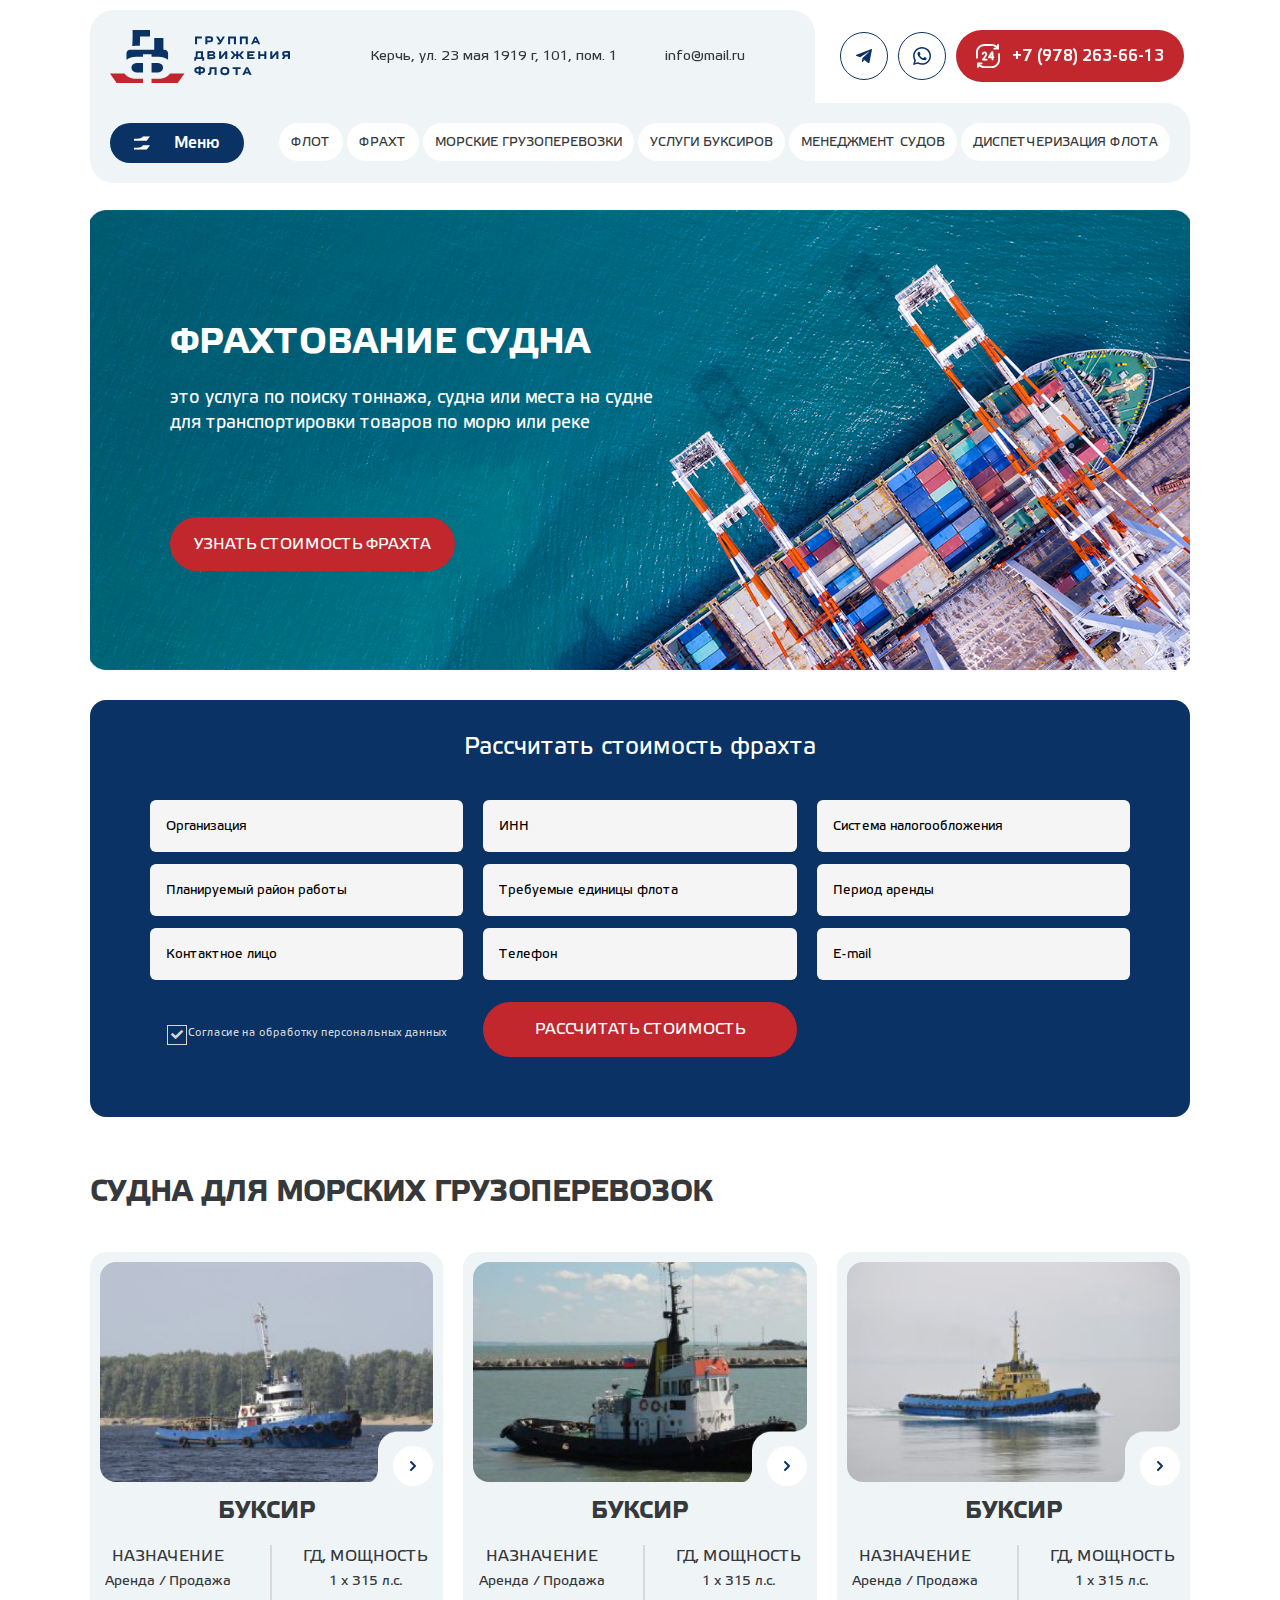
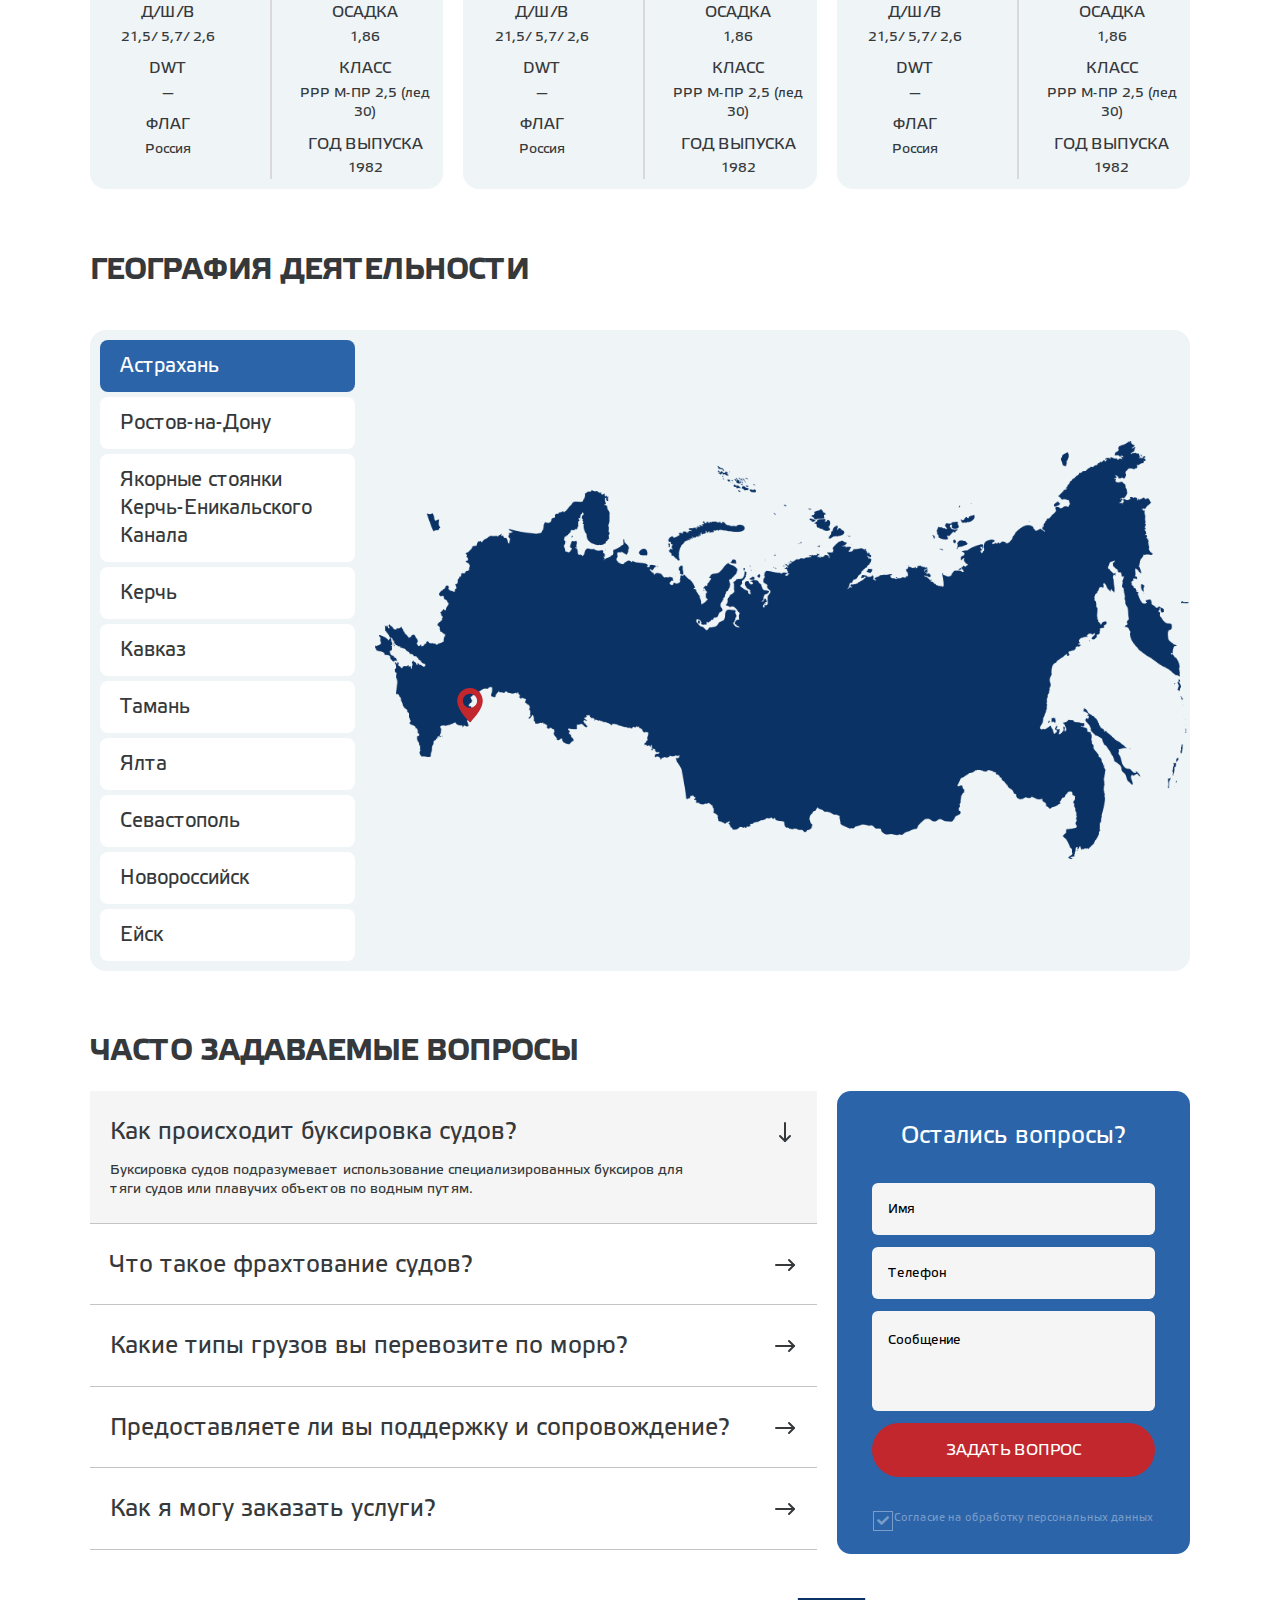
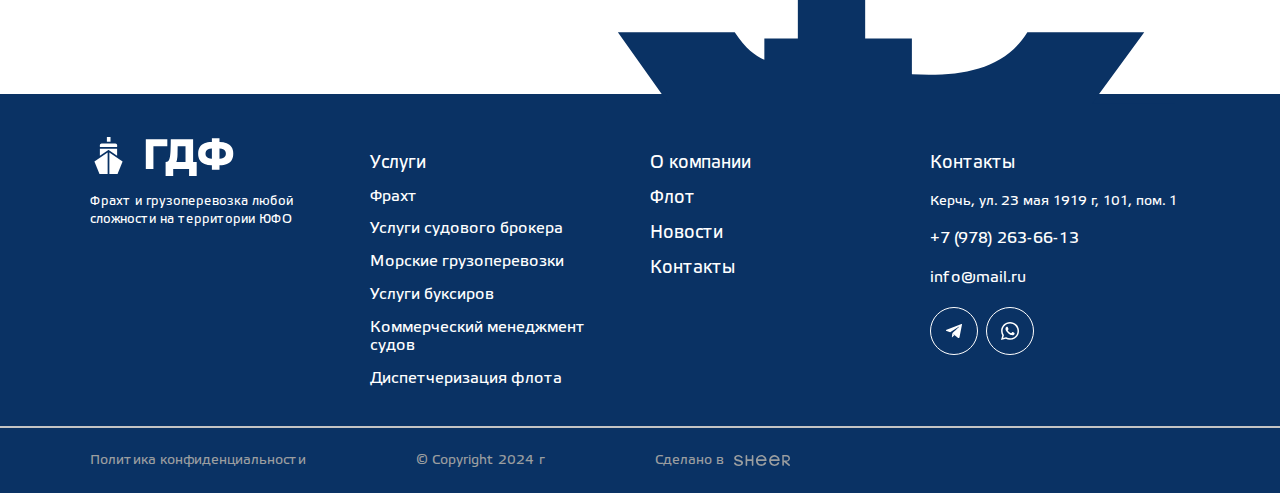
<file: fraht.html>
<!DOCTYPE html>
<!--[if lt IE 7]><html lang="ru" class="lt-ie9 lt-ie8 lt-ie7"><![endif]-->
<!--[if IE 7]><html lang="ru" class="lt-ie9 lt-ie8"><![endif]-->
<!--[if IE 8]><html lang="ru" class="lt-ie9"><![endif]-->
<!--[if gt IE 8]><!-->
<html lang="ru">
  <!--<![endif]-->
  <head>
    <meta charset="utf-8" />
    <title>Заголовок</title>
    <meta http-equiv="X-UA-Compatible" content="IE=edge" />
    <meta name="viewport" content="width=device-width, initial-scale=1.0" />
    <meta name="format-detection" content="telephone=no" />
    <link rel="shortcut icon" href="favicon.png" />
    <link rel="stylesheet" href="libs/bootstrap/bootstrap-grid.css" />
    <link
      rel="stylesheet"
      href="libs/fontawesome-free-5.12.0-web/css/all.min.css"
    />
    <link
      rel="stylesheet"
      href="libs/fancybox-master/dist/jquery.fancybox.min.css"
    />
    <link rel="stylesheet" href="libs/slick-1.5.9/slick/slick.css" />
    <link rel="stylesheet" href="libs/slick-1.5.9/slick/slick-theme.css" />
    <link rel="stylesheet" href="css/fonts.css" />
    <link rel="stylesheet" href="css/main.css?ver=1.3" />
    <link rel="stylesheet" href="css/media.css?ver=1.3" />
  </head>
  <body>
    <header>
      <div class="container">
        <div class="header__wrapper">
          <div class="header__top">
            <div class="header__bg">
              <div class="header__logo">
                <div class="header__image">
                  <img src="./img/Logo.svg" alt="logo" />
                </div>
                <p>
                  Фрахт и грузоперевозка любой<br />
                  сложности на территории ЮФО
                </p>
              </div>
              <div class="header__info">
                <p>Керчь, ул. 23 мая 1919 г, 101, пом. 1</p>
                <a href="mailto:info@mail.ru">info@mail.ru</a>
              </div>
            </div>
            <div class="header__contacts">
              <a class="socials" href="/"
                ><img src="./img/tg.svg" alt="icon"
              /></a>
              <a class="socials" href="/"
                ><img src="./img/wa.svg" alt="icon"
              /></a>
              <a href="tel:+79782636613" class="header__btn">
                <img src="./img/24.svg" alt="icon" />
                <p>+7 (978) 263-66-13</p>
              </a>
            </div>
          </div>
          <div class="header__bottom">
            <div class="header__menu-btn">
              <img src="./img/btn-plane.svg" alt="icon" />
              <p>Меню</p>
            </div>
            <ul class="header__menu">
              <li><a href="/">Флот</a></li>
              <li><a href="/">Фрахт</a></li>
              <li><a href="/">Морские грузоперевозки</a></li>
              <li><a href="/">Услуги буксиров</a></li>
              <li><a href="/">Менеджмент судов</a></li>
              <li><a href="/">Диспетчеризация флота</a></li>
            </ul>
          </div>
        </div>
      </div>
      <div class="header__mobile">
        <div class="header__logo">
          <div class="header__image">
            <img src="./img/Logo.svg" alt="logo" />
          </div>
        </div>
        <div class="header__contacts">
          <a class="socials" href="/"><img src="./img/tg.svg" alt="icon" /></a>
          <a class="socials" href="/"><img src="./img/wa.svg" alt="icon" /></a>
          <a href="tel:+79782636613" class="header__btn">
            <img src="./img/24.svg" alt="icon" />
            <p>+7 (978) 263-66-13</p>
          </a>
        </div>
        <span class="sandwich">
          <span class="sw-topper"></span>
          <span class="sw-bottom"></span>
          <span class="sw-footer"></span>
        </span>
        <div class="header__content">
          <ul class="header__menu">
            <li><a href="/">О компании</a></li>
            <li><a href="/">Флот</a></li>
            <li><a href="/">Новости</a></li>
            <li><a href="/">Контакты</a></li>
          </ul>
          <ul class="header__catalog">
            <li><a href="/">Флот</a></li>
            <li><a href="/">Фрахт</a></li>
            <li><a href="/">Морские грузоперевозки</a></li>
            <li><a href="/">Услуги буксиров</a></li>
            <li><a href="/">Менеджмент судов</a></li>
            <li><a href="/">Диспетчеризация флота</a></li>
          </ul>
          <div class="header__mobile-info">
            <p>Керчь, ул. 23 мая 1919 г, 101, пом. 1</p>
            <a href="mailto:info@mail.ru">info@mail.ru</a>
          </div>
          <div class="header__mobile-contacts">
            <a class="socials" href="/"><img src="./img/tg.svg" alt="icon" /></a>
            <a class="socials" href="/"><img src="./img/wa.svg" alt="icon" /></a>
            <a href="tel:+79782636613" class="header__btn">
              <img src="./img/24.svg" alt="icon" />
              <p>+7 (978) 263-66-13</p>
            </a>
          </div>
        </div>
      </div>
    </header>

    <section class="fraht">
      <div class="container">
        <div
          class="frahtBanner"
          style="background-image: url('./img/fraht.png')"
        >
          <h1>Фрахтование судна</h1>
          <p>
            это услуга по поиску тоннажа, судна или места на судне<br />
            для транспортировки товаров по морю или реке
          </p>
          <a href="/" class="btn-main">УЗНАТЬ СТОИМОСТЬ ФРАХТА</a>
        </div>

        <div class="priceForm">
          <p>Рассчитать стоимость фрахта</p>
          <form>
            <div class="row">
              <div class="col-lg-4 col-md-6">
                <div class="item-form">
                  <input
                    type="text"
                    placeholder="Организация"
                    required="required"
                  />
                </div>
              </div>
              <div class="col-lg-4 col-md-6">
                <div class="item-form">
                  <input type="text" placeholder="ИНН" required="required" />
                </div>
              </div>
              <div class="col-lg-4 col-md-6">
                <div class="item-form">
                  <input
                    type="text"
                    placeholder="Система налогообложения"
                    required="required"
                  />
                </div>
              </div>
              <div class="col-lg-4 col-md-6">
                <div class="item-form">
                  <input
                    type="text"
                    placeholder="Планируемый район работы"
                    required="required"
                  />
                </div>
              </div>
              <div class="col-lg-4 col-md-6">
                <div class="item-form">
                  <input
                    type="text"
                    placeholder="Требуемые единицы флота"
                    required="required"
                  />
                </div>
              </div>
              <div class="col-lg-4 col-md-6">
                <div class="item-form">
                  <input
                    type="text"
                    placeholder="Период аренды"
                    required="required"
                  />
                </div>
              </div>
              <div class="col-lg-4 col-md-6">
                <div class="item-form">
                  <input
                    type="text"
                    placeholder="Контактное лицо"
                    required="required"
                  />
                </div>
              </div>
              <div class="col-lg-4 col-md-6">
                <div class="item-form">
                  <input
                    type="text"
                    placeholder="Телефон"
                    class="input-phone"
                    required="required"
                  />
                </div>
              </div>
              <div class="col-lg-4 col-md-6">
                <div class="item-form">
                  <input
                    type="email"
                    placeholder="E-mail"
                    required="required"
                  />
                </div>
              </div>
              <div class="col-lg-4  col-md-6">
                <div class="checkbox">
                  <label>
                    <input
                      type="checkbox"
                      required="required"
                      checked="checked"
                    />
                    <span>Согласие на обработку персональных данных</span>
                  </label>
                </div>
              </div>
              <div class="col-lg-4 col-md-6">
                <div class="btn__wrapper">
                  <input
                    type="submit"
                    class="btn-main"
                    value="Рассчитать стоимость"
                  />
                </div>
              </div>
            </div>
          </form>
        </div>

        <div class="boats">
          <h2 class="title-section">Судна для морских грузоперевозок</h2>
          <div class="flot__items">
            <div class="row">
              <div class="col-lg-4">
                <div class="flot__item active" id="tab1">
                  <div class="flot__image">
                    <img src="./img/flot1.png" alt="image" />
                  </div>
                  <a href="/" class="flot__url">
                    <img src="./img/next.svg" alt="icon" />
                  </a>
                  <h3>Буксир</h3>
                  <ul class="flot__info">
                    <li>
                      <h4>Назначение</h4>
                      <p>Аренда / Продажа</p>
                    </li>
                    <li>
                      <h4>д/ш/в</h4>
                      <p>21,5/ 5,7/ 2,6</p>
                    </li>
                    <li>
                      <h4>dwt</h4>
                      <p>—</p>
                    </li>
                    <li>
                      <h4>флаг</h4>
                      <p>Россия</p>
                    </li>
                    <li>
                      <h4>гд, мощность</h4>
                      <p>1 х 315 л.с.</p>
                    </li>
                    <li>
                      <h4>осадка</h4>
                      <p>1,86</p>
                    </li>
                    <li>
                      <h4>класс</h4>
                      <p>РРР М-ПР 2,5 (лед 30)</p>
                    </li>
                    <li>
                      <h4>год выпуска</h4>
                      <p>1982</p>
                    </li>
                  </ul>
                </div>
              </div>
              <div class="col-lg-4">
                <div class="flot__item active" id="tab1">
                  <div class="flot__image">
                    <img src="./img/flot2.png" alt="image" />
                  </div>
                  <a href="/" class="flot__url">
                    <img src="./img/next.svg" alt="icon" />
                  </a>
                  <h3>Буксир</h3>
                  <ul class="flot__info">
                    <li>
                      <h4>Назначение</h4>
                      <p>Аренда / Продажа</p>
                    </li>
                    <li>
                      <h4>д/ш/в</h4>
                      <p>21,5/ 5,7/ 2,6</p>
                    </li>
                    <li>
                      <h4>dwt</h4>
                      <p>—</p>
                    </li>
                    <li>
                      <h4>флаг</h4>
                      <p>Россия</p>
                    </li>
                    <li>
                      <h4>гд, мощность</h4>
                      <p>1 х 315 л.с.</p>
                    </li>
                    <li>
                      <h4>осадка</h4>
                      <p>1,86</p>
                    </li>
                    <li>
                      <h4>класс</h4>
                      <p>РРР М-ПР 2,5 (лед 30)</p>
                    </li>
                    <li>
                      <h4>год выпуска</h4>
                      <p>1982</p>
                    </li>
                  </ul>
                </div>
              </div>
              <div class="col-lg-4">
                <div class="flot__item active" id="tab1">
                  <div class="flot__image">
                    <img src="./img/flot3.png" alt="image" />
                  </div>
                  <a href="/" class="flot__url">
                    <img src="./img/next.svg" alt="icon" />
                  </a>
                  <h3>Буксир</h3>
                  <ul class="flot__info">
                    <li>
                      <h4>Назначение</h4>
                      <p>Аренда / Продажа</p>
                    </li>
                    <li>
                      <h4>д/ш/в</h4>
                      <p>21,5/ 5,7/ 2,6</p>
                    </li>
                    <li>
                      <h4>dwt</h4>
                      <p>—</p>
                    </li>
                    <li>
                      <h4>флаг</h4>
                      <p>Россия</p>
                    </li>
                    <li>
                      <h4>гд, мощность</h4>
                      <p>1 х 315 л.с.</p>
                    </li>
                    <li>
                      <h4>осадка</h4>
                      <p>1,86</p>
                    </li>
                    <li>
                      <h4>класс</h4>
                      <p>РРР М-ПР 2,5 (лед 30)</p>
                    </li>
                    <li>
                      <h4>год выпуска</h4>
                      <p>1982</p>
                    </li>
                  </ul>
                </div>
              </div>
              <div class="col-lg-4">
                <div class="flot__item" id="tab2">
                  <div class="flot__image">
                    <img src="./img/flot1.png" alt="image" />
                  </div>
                  <a href="/" class="flot__url">
                    <img src="./img/next.svg" alt="icon" />
                  </a>
                  <h3>Буксир</h3>
                  <ul class="flot__info">
                    <li>
                      <h4>Назначение</h4>
                      <p>Аренда / Продажа</p>
                    </li>
                    <li>
                      <h4>д/ш/в</h4>
                      <p>21,5/ 5,7/ 2,6</p>
                    </li>
                    <li>
                      <h4>dwt</h4>
                      <p>—</p>
                    </li>
                    <li>
                      <h4>флаг</h4>
                      <p>Россия</p>
                    </li>
                    <li>
                      <h4>гд, мощность</h4>
                      <p>1 х 315 л.с.</p>
                    </li>
                    <li>
                      <h4>осадка</h4>
                      <p>1,86</p>
                    </li>
                    <li>
                      <h4>класс</h4>
                      <p>РРР М-ПР 2,5 (лед 30)</p>
                    </li>
                    <li>
                      <h4>год выпуска</h4>
                      <p>1982</p>
                    </li>
                  </ul>
                </div>
              </div>
            </div>
          </div>
        </div>

        <div class="fraht__geography">
          <h2 class="title-section">География деятельности</h2>
          <div class="location__wrapper">
            <div class="row">
              <div class="col-lg-3">
                <ul class="location__list">
                  <li class="location__item active" id="location1">
                    Астрахань
                  </li>
                  <li class="location__item" id="location2">Ростов-на-Дону</li>
                  <li class="location__item" id="location3">
                    Якорные стоянки Керчь-Еникальского Канала
                  </li>
                  <li class="location__item" id="location4">Керчь</li>
                  <li class="location__item" id="location5">Кавказ</li>
                  <li class="location__item" id="location6">Тамань</li>
                  <li class="location__item" id="location7">Ялта</li>
                  <li class="location__item" id="location8">Cевастополь</li>
                  <li class="location__item" id="location9">Новороссийск</li>
                  <li class="location__item" id="location10">Ейск</li>
                </ul>
              </div>
              <div class="col-lg-9">
                <div class="location__image">
                  <img src="./img/location-map.png" alt="map" />
                  <div class="location__marker active" id="marker-location1">
                    <img src="./img/location-icon.svg" alt="icon" />
                  </div>
                  <div class="location__marker" id="marker-location2">
                    <img src="./img/location-icon.svg" alt="icon" />
                  </div>
                  <div class="location__marker" id="marker-location3">
                    <img src="./img/location-icon.svg" alt="icon" />
                  </div>
                  <div class="location__marker" id="marker-location4">
                    <img src="./img/location-icon.svg" alt="icon" />
                  </div>
                  <div class="location__marker" id="marker-location5">
                    <img src="./img/location-icon.svg" alt="icon" />
                  </div>
                  <div class="location__marker" id="marker-location6">
                    <img src="./img/location-icon.svg" alt="icon" />
                  </div>
                  <div class="location__marker" id="marker-location7">
                    <img src="./img/location-icon.svg" alt="icon" />
                  </div>
                  <div class="location__marker" id="marker-location8">
                    <img src="./img/location-icon.svg" alt="icon" />
                  </div>
                  <div class="location__marker" id="marker-location9">
                    <img src="./img/location-icon.svg" alt="icon" />
                  </div>
                  <div class="location__marker" id="marker-location10">
                    <img src="./img/location-icon.svg" alt="icon" />
                  </div>
                </div>
              </div>
            </div>
          </div>
        </div>

        <div class="fraht__faq">
          <h2 class="title-section">Часто задаваемые вопросы</h2>
          <div class="faq__wrapper">
            <div class="row">
              <div class="col-lg-8">
                <div class="faq__items">
                  <div class="faq-question active">
                    <div class="item-question__head">
                      <p>Как происходит буксировка судов?</p>
                      <div class="faq__icon">
                        <img src="./img/arrow.svg" alt="icon" />
                      </div>
                    </div>
                    <div class="item-question__content">
                      <p>
                        Буксировка судов подразумевает использование
                        специализированных буксиров для тяги судов или плавучих
                        объектов по водным путям.
                      </p>
                    </div>
                  </div>
                  <div class="faq-question">
                    <div class="item-question__head">
                      <p>Что такое фрахтование судов?</p>
                      <div class="faq__icon">
                        <img src="./img/arrow.svg" alt="icon" />
                      </div>
                    </div>
                    <div class="item-question__content">
                      <p>
                        Буксировка судов подразумевает использование
                        специализированных буксиров для тяги судов или плавучих
                        объектов по водным путям.
                      </p>
                    </div>
                  </div>
                  <div class="faq-question">
                    <div class="item-question__head">
                      <p>Какие типы грузов вы перевозите по морю?</p>
                      <div class="faq__icon">
                        <img src="./img/arrow.svg" alt="icon" />
                      </div>
                    </div>
                    <div class="item-question__content">
                      <p>
                        Буксировка судов подразумевает использование
                        специализированных буксиров для тяги судов или плавучих
                        объектов по водным путям.
                      </p>
                    </div>
                  </div>
                  <div class="faq-question">
                    <div class="item-question__head">
                      <p>Предоставляете ли вы поддержку и сопровождение?</p>
                      <div class="faq__icon">
                        <img src="./img/arrow.svg" alt="icon" />
                      </div>
                    </div>
                    <div class="item-question__content">
                      <p>
                        Буксировка судов подразумевает использование
                        специализированных буксиров для тяги судов или плавучих
                        объектов по водным путям.
                      </p>
                    </div>
                  </div>
                  <div class="faq-question">
                    <div class="item-question__head">
                      <p>Как я могу заказать услуги?</p>
                      <div class="faq__icon">
                        <img src="./img/arrow.svg" alt="icon" />
                      </div>
                    </div>
                    <div class="item-question__content">
                      <p>
                        Буксировка судов подразумевает использование
                        специализированных буксиров для тяги судов или плавучих
                        объектов по водным путям.
                      </p>
                    </div>
                  </div>
                </div>
              </div>
              <div class="col-lg-4">
                <div class="faq__form">
                  <p class="faq__descr">Остались вопросы?</p>
                  <form>
                    <div class="item-form">
                      <input
                        type="text"
                        placeholder="Имя"
                        required="required"
                      />
                    </div>
                    <div class="item-form">
                      <input
                        type="text"
                        placeholder="Телефон"
                        class="input-phone"
                        required="required"
                      />
                    </div>
                    <div class="item-form item-form-message">
                      <input
                        type="text"
                        placeholder="Сообщение"
                        required="required"
                      />
                    </div>
                    <div class="btn__wrapper">
                      <input
                        type="submit"
                        class="btn-main"
                        value="ЗАДАТЬ ВОПРОС"
                      />
                    </div>
                    <div class="checkbox">
                      <label>
                        <input
                          type="checkbox"
                          required="required"
                          checked="checked"
                        />
                        <span>Согласие на обработку персональных данных</span>
                      </label>
                    </div>
                  </form>
                </div>
              </div>
            </div>
          </div>
        </div>
      </div>
    </section>

    <footer class="footer">
      <div class="container">
        <div class="footer__wrapper">
          <div class="row">
            <div class="col-lg-3 col-md-12">
              <div class="footer__logo">
                <img src="./img/footer-logo.svg" alt="logo" />
                <p>
                  Фрахт и грузоперевозка любой<br />
                  сложности на территории ЮФО
                </p>
              </div>
            </div>
            <div class="col-lg-3 col-md-6">
              <div class="footer__uslugi">
                <h4 class="footer__titles">Услуги</h4>
                <ul>
                  <li><a href="/">Фрахт</a></li>
                  <li><a href="/">Услуги судового брокера</a></li>
                  <li><a href="/">Морские грузоперевозки</a></li>
                  <li><a href="/">Услуги буксиров</a></li>
                  <li><a href="/">Коммерческий менеджмент судов</a></li>
                  <li><a href="/">Диспетчеризация флота</a></li>
                </ul>
              </div>
            </div>
            <div class="col-lg-3 col-md-6">
              <div class="footer__about">
                <ul>
                  <li><a href="/">О компании</a></li>
                  <li><a href="/">Флот</a></li>
                  <li><a href="/">Новости</a></li>
                  <li><a href="/">Контакты</a></li>
                </ul>
              </div>
            </div>
            <div class="col-lg-3 col-md-12">
              <div class="footer__contacts">
                <h4 class="footer__titles">Контакты</h4>
                <p>Керчь, ул. 23 мая 1919 г, 101, пом. 1</p>
                <a href="tel:+79782636613">+7 (978) 263-66-13</a>
                <a href="mailto:info@mail.ru">info@mail.ru</a>
                <div class="footer__socials">
                  <a class="socials" href="/"
                    ><img src="./img/footer-tg.svg" alt="icon"
                  /></a>
                  <a class="socials" href="/"
                    ><img src="./img/footer-wa.svg" alt="icon"
                  /></a>
                </div>
              </div>
            </div>
          </div>
          <div class="footer__image">
            <img src="./img/footer-image.svg" alt="image" />
          </div>
        </div>
      </div>
      <div class="footer__line"></div>
      <div class="container">
        <div class="footer__authors">
          <p><a href="">Политика конфиденциальности</a></p>
          <p>© Copyright 2024 г</p>
          <p class="footer__sheer">
            Сделано в
            <a target="_blank" href="https://sheer.ru"
              ><img src="./img/sheer-logo.svg" alt="sheer"
            /></a>
          </p>
        </div>
      </div>
    </footer>

    <script src="libs/jquery/jquery-3.6.0.min.js"></script>
    <script src="libs/jquery-mousewheel/jquery.mousewheel.min.js"></script>
    <script src="libs/fancybox-master/dist/jquery.fancybox.min.js"></script>
    <script src="libs/slick-1.5.9/slick/slick.min.js"></script>
    <script src="libs/scroll2id/PageScroll2id.min.js"></script>
    <script src="libs/mask/jquery.maskedinput.js"></script>
    <script src="libs/jQueryFormStyler-master/jquery.formstyler.min.js"></script>
    <script src="js/common.js?ver=1.3"></script>
    <!-- Yandex.Metrika counter --><!-- /Yandex.Metrika counter -->
    <!-- Google Analytics counter --><!-- /Google Analytics counter -->
  </body>
</html>
</file>
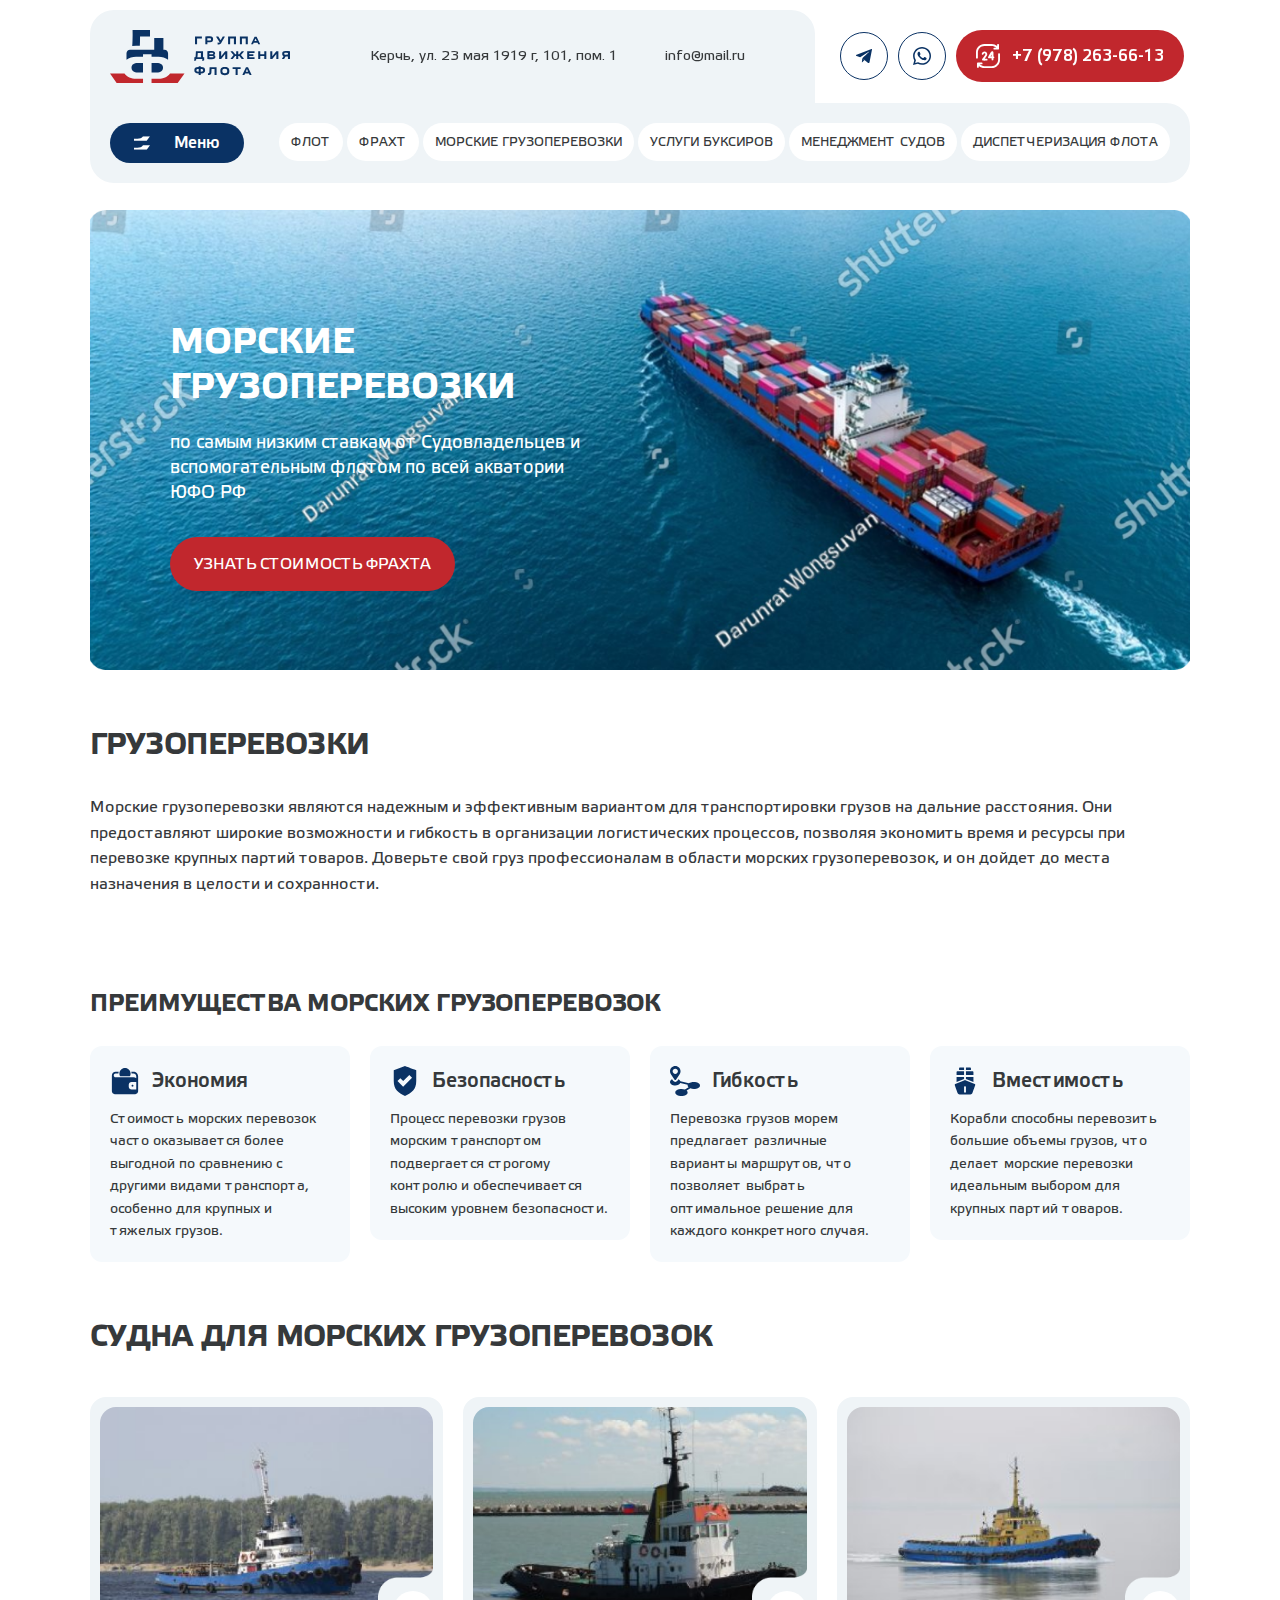
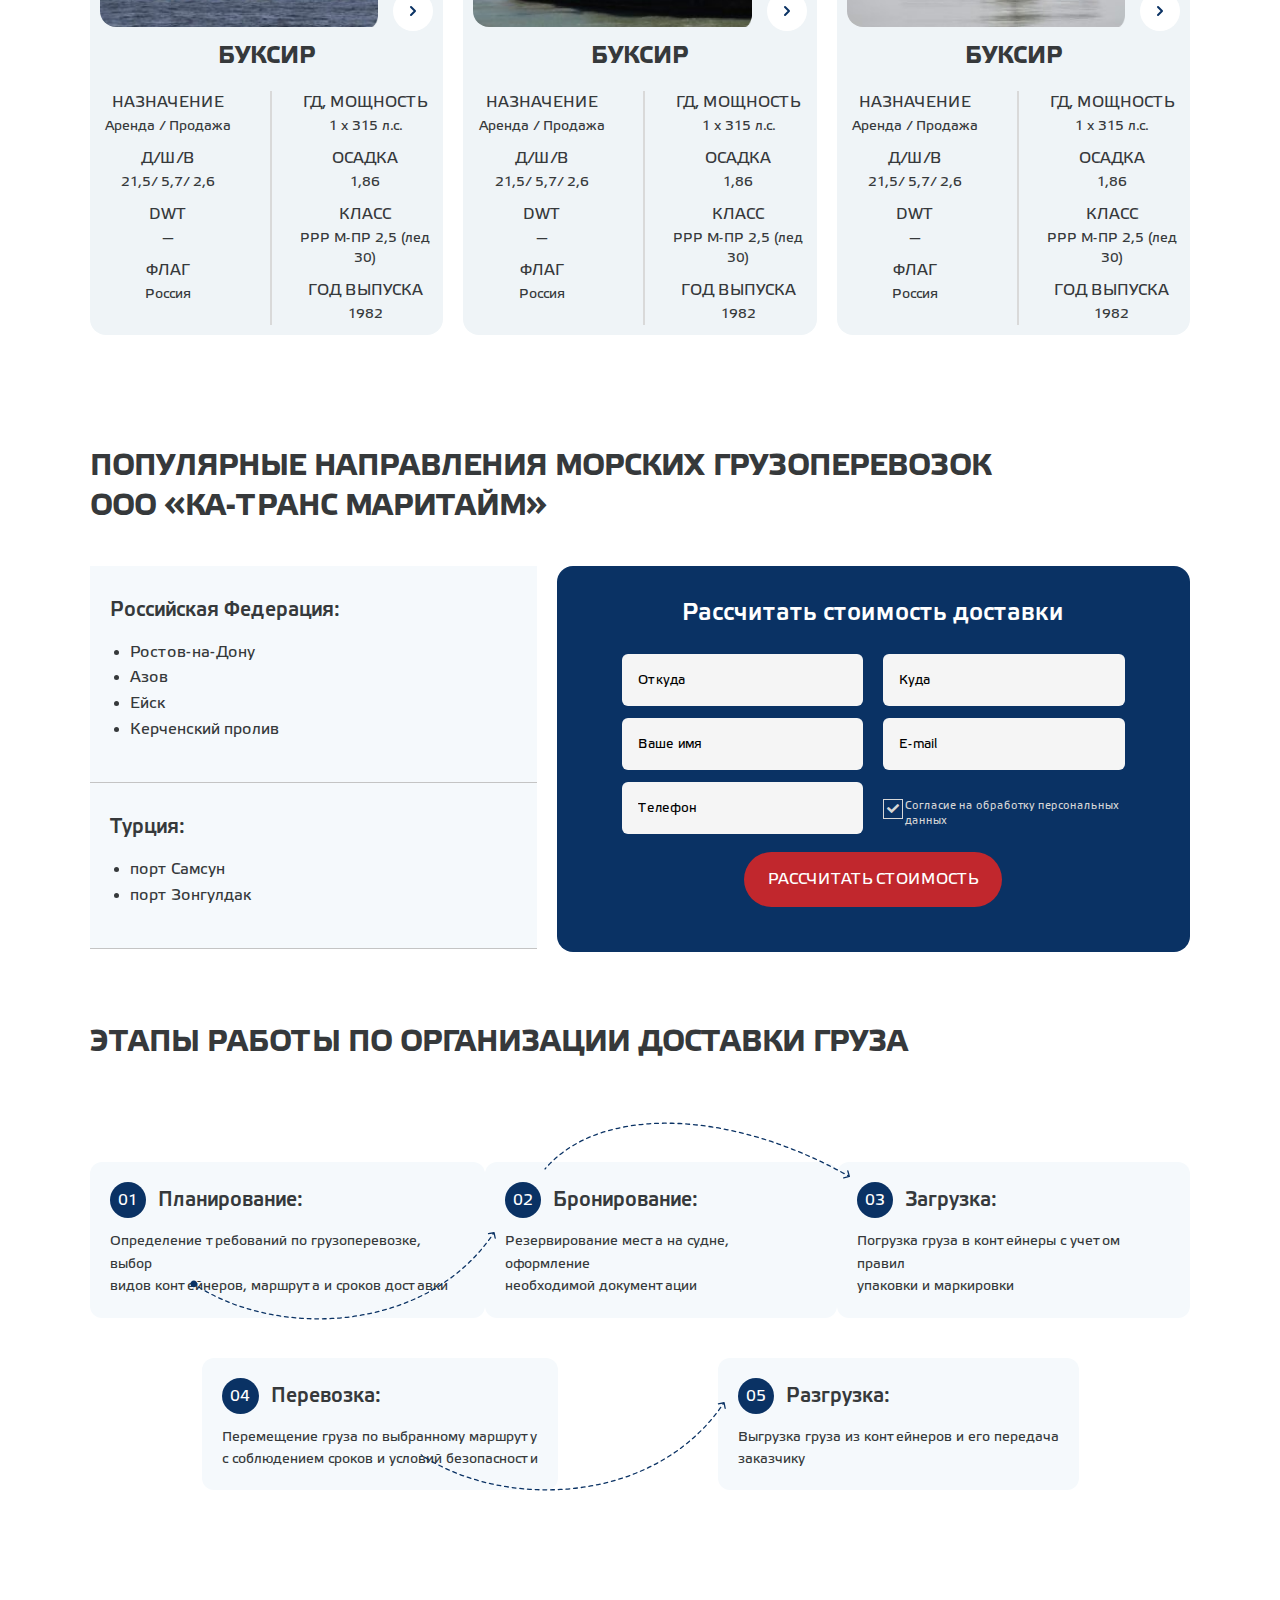
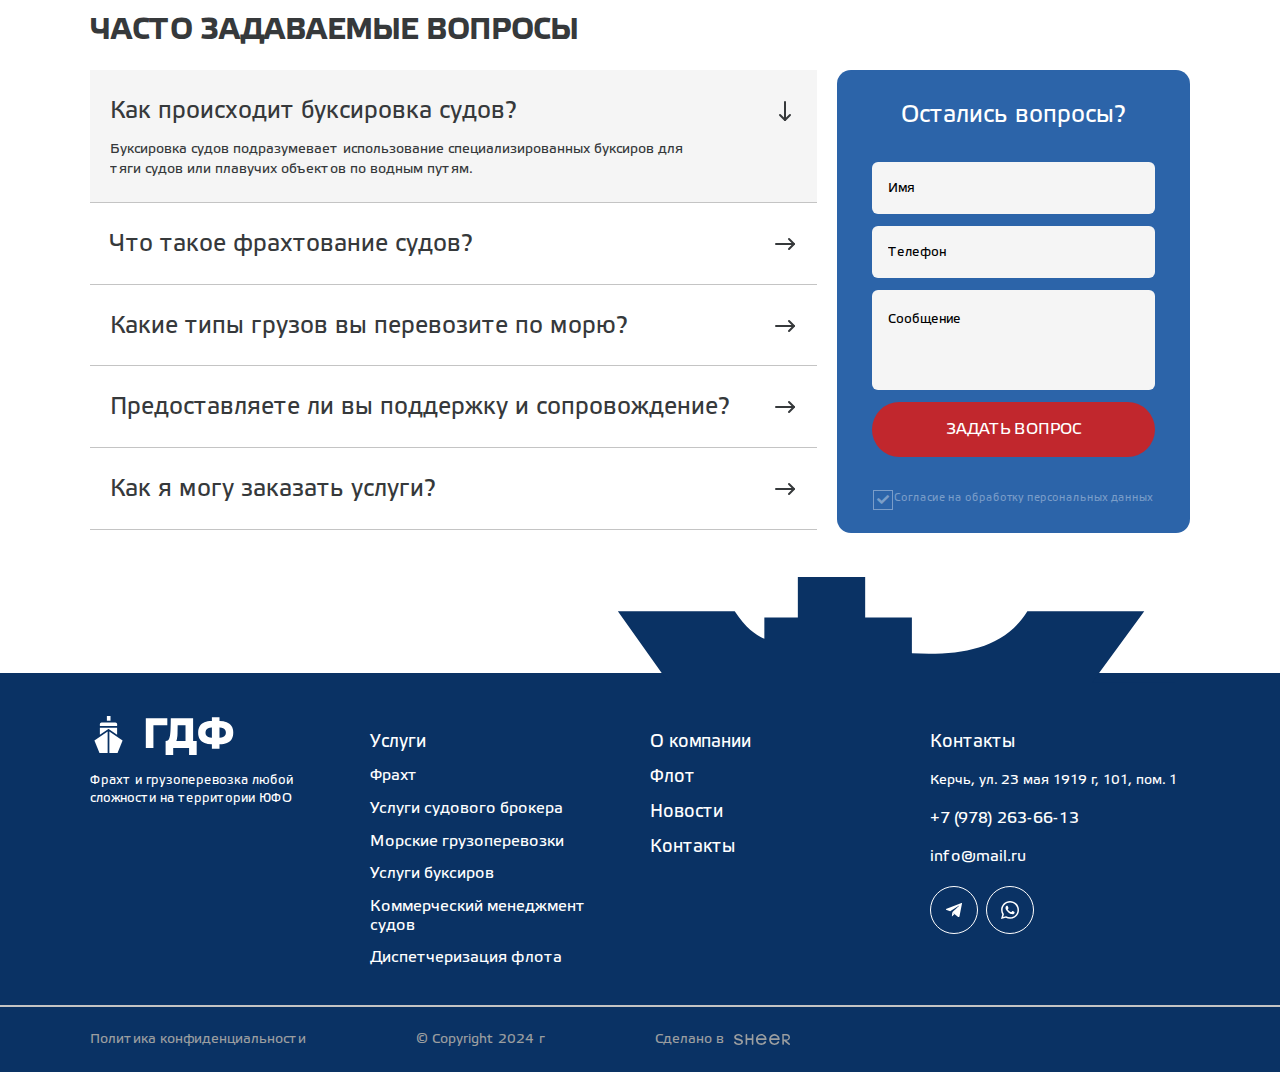
<file: gruz.html>
<!DOCTYPE html>
<!--[if lt IE 7]><html lang="ru" class="lt-ie9 lt-ie8 lt-ie7"><![endif]-->
<!--[if IE 7]><html lang="ru" class="lt-ie9 lt-ie8"><![endif]-->
<!--[if IE 8]><html lang="ru" class="lt-ie9"><![endif]-->
<!--[if gt IE 8]><!-->
<html lang="ru">
  <!--<![endif]-->
  <head>
    <meta charset="utf-8" />
    <title>Заголовок</title>
    <meta http-equiv="X-UA-Compatible" content="IE=edge" />
    <meta name="viewport" content="width=device-width, initial-scale=1.0" />
    <meta name="format-detection" content="telephone=no" />
    <link rel="shortcut icon" href="favicon.png" />
    <link rel="stylesheet" href="libs/bootstrap/bootstrap-grid.css" />
    <link
      rel="stylesheet"
      href="libs/fontawesome-free-5.12.0-web/css/all.min.css"
    />
    <link
      rel="stylesheet"
      href="libs/fancybox-master/dist/jquery.fancybox.min.css"
    />
    <link rel="stylesheet" href="libs/slick-1.5.9/slick/slick.css" />
    <link rel="stylesheet" href="libs/slick-1.5.9/slick/slick-theme.css" />
    <link rel="stylesheet" href="css/fonts.css" />
    <link rel="stylesheet" href="css/main.css?ver=1.3" />
    <link rel="stylesheet" href="css/media.css?ver=1.3" />
  </head>
  <body>
    <header>
      <div class="container">
        <div class="header__wrapper">
          <div class="header__top">
            <div class="header__bg">
              <div class="header__logo">
                <div class="header__image">
                  <img src="./img/Logo.svg" alt="logo" />
                </div>
                <p>
                  Фрахт и грузоперевозка любой<br />
                  сложности на территории ЮФО
                </p>
              </div>
              <div class="header__info">
                <p>Керчь, ул. 23 мая 1919 г, 101, пом. 1</p>
                <a href="mailto:info@mail.ru">info@mail.ru</a>
              </div>
            </div>
            <div class="header__contacts">
              <a class="socials" href="/"
                ><img src="./img/tg.svg" alt="icon"
              /></a>
              <a class="socials" href="/"
                ><img src="./img/wa.svg" alt="icon"
              /></a>
              <a href="tel:+79782636613" class="header__btn">
                <img src="./img/24.svg" alt="icon" />
                <p>+7 (978) 263-66-13</p>
              </a>
            </div>
          </div>
          <div class="header__bottom">
            <div class="header__menu-btn">
              <img src="./img/btn-plane.svg" alt="icon" />
              <p>Меню</p>
            </div>
            <ul class="header__menu">
              <li><a href="/">Флот</a></li>
              <li><a href="/">Фрахт</a></li>
              <li><a href="/">Морские грузоперевозки</a></li>
              <li><a href="/">Услуги буксиров</a></li>
              <li><a href="/">Менеджмент судов</a></li>
              <li><a href="/">Диспетчеризация флота</a></li>
            </ul>
          </div>
        </div>
      </div>
      <div class="header__mobile">
        <div class="header__logo">
          <div class="header__image">
            <img src="./img/Logo.svg" alt="logo" />
          </div>
        </div>
        <div class="header__contacts">
          <a class="socials" href="/"><img src="./img/tg.svg" alt="icon" /></a>
          <a class="socials" href="/"><img src="./img/wa.svg" alt="icon" /></a>
          <a href="tel:+79782636613" class="header__btn">
            <img src="./img/24.svg" alt="icon" />
            <p>+7 (978) 263-66-13</p>
          </a>
        </div>
        <span class="sandwich">
          <span class="sw-topper"></span>
          <span class="sw-bottom"></span>
          <span class="sw-footer"></span>
        </span>
        <div class="header__content">
          <ul class="header__menu">
            <li><a href="/">О компании</a></li>
            <li><a href="/">Флот</a></li>
            <li><a href="/">Новости</a></li>
            <li><a href="/">Контакты</a></li>
          </ul>
          <ul class="header__catalog">
            <li><a href="/">Флот</a></li>
            <li><a href="/">Фрахт</a></li>
            <li><a href="/">Морские грузоперевозки</a></li>
            <li><a href="/">Услуги буксиров</a></li>
            <li><a href="/">Менеджмент судов</a></li>
            <li><a href="/">Диспетчеризация флота</a></li>
          </ul>
          <div class="header__mobile-info">
            <p>Керчь, ул. 23 мая 1919 г, 101, пом. 1</p>
            <a href="mailto:info@mail.ru">info@mail.ru</a>
          </div>
          <div class="header__mobile-contacts">
            <a class="socials" href="/"><img src="./img/tg.svg" alt="icon" /></a>
            <a class="socials" href="/"><img src="./img/wa.svg" alt="icon" /></a>
            <a href="tel:+79782636613" class="header__btn">
              <img src="./img/24.svg" alt="icon" />
              <p>+7 (978) 263-66-13</p>
            </a>
          </div>
        </div>
      </div>
    </header>

    <section class="gruz">
      <div class="container">
        <div class="gruzBanner" style="background-image: url('./img/gruz.png')">
          <h1>
            морские<br />
            грузоперевозки
          </h1>
          <p>
            по самым низким ставкам от Судовладельцев и<br />
            вспомогательным флотом по всей акватории<br />
            ЮФО РФ 
          </p>
          <a href="/" class="btn-main">УЗНАТЬ СТОИМОСТЬ ФРАХТА</a>
        </div>

        <div class="gruz__info">
          <h2 class="title-section">грузоперевозки</h2>
          <p class="gruz__info-text">
            Морские грузоперевозки являются надежным и эффективным вариантом для
            транспортировки грузов на дальние расстояния. Они предоставляют
            широкие возможности и гибкость в организации логистических
            процессов, позволяя экономить время и ресурсы при перевозке крупных
            партий товаров. Доверьте свой груз профессионалам в области морских
            грузоперевозок, и он дойдет до места назначения в целости и
            сохранности.
          </p>
          <h3>Преимущества морских грузоперевозок</h3>
          <div class="row">
            <div class="col-lg-3 col-md-6">
              <div class="gruz__info-item">
                <div class="gruz__info-title">
                  <img src="./img/gruz-icon1.svg" alt="icon" />
                  <h4>Экономия</h4>
                </div>
                <p>
                  Стоимость морских перевозок часто оказывается более выгодной
                  по сравнению с другими видами транспорта, особенно для крупных
                  и тяжелых грузов.
                </p>
              </div>
            </div>
            <div class="col-lg-3 col-md-6">
              <div class="gruz__info-item">
                <div class="gruz__info-title">
                  <img src="./img/gruz-icon2.svg" alt="icon" />
                  <h4>Безопасность</h4>
                </div>
                <p>
                  Процесс перевозки грузов морским транспортом подвергается
                  строгому контролю и обеспечивается высоким уровнем
                  безопасности.
                </p>
              </div>
            </div>
            <div class="col-lg-3 col-md-6">
              <div class="gruz__info-item">
                <div class="gruz__info-title">
                  <img src="./img/gruz-icon3.svg" alt="icon" />
                  <h4>Гибкость</h4>
                </div>
                <p>
                  Перевозка грузов морем предлагает различные варианты
                  маршрутов, что позволяет выбрать оптимальное решение для
                  каждого конкретного случая.
                </p>
              </div>
            </div>
            <div class="col-lg-3 col-md-6">
              <div class="gruz__info-item">
                <div class="gruz__info-title">
                  <img src="./img/gruz-icon4.svg" alt="icon" />
                  <h4>Вместимость</h4>
                </div>
                <p>
                  Корабли способны перевозить большие объемы грузов, что делает
                  морские перевозки идеальным выбором для крупных партий
                  товаров.
                </p>
              </div>
            </div>
          </div>
        </div>

        <div class="boats">
          <h2 class="title-section">Судна для морских грузоперевозок</h2>
          <div class="flot__items">
            <div class="row">
              <div class="col-lg-4">
                <div class="flot__item active" id="tab1">
                  <div class="flot__image">
                    <img src="./img/flot1.png" alt="image" />
                  </div>
                  <a href="/" class="flot__url">
                    <img src="./img/next.svg" alt="icon" />
                  </a>
                  <h3>Буксир</h3>
                  <ul class="flot__info">
                    <li>
                      <h4>Назначение</h4>
                      <p>Аренда / Продажа</p>
                    </li>
                    <li>
                      <h4>д/ш/в</h4>
                      <p>21,5/ 5,7/ 2,6</p>
                    </li>
                    <li>
                      <h4>dwt</h4>
                      <p>—</p>
                    </li>
                    <li>
                      <h4>флаг</h4>
                      <p>Россия</p>
                    </li>
                    <li>
                      <h4>гд, мощность</h4>
                      <p>1 х 315 л.с.</p>
                    </li>
                    <li>
                      <h4>осадка</h4>
                      <p>1,86</p>
                    </li>
                    <li>
                      <h4>класс</h4>
                      <p>РРР М-ПР 2,5 (лед 30)</p>
                    </li>
                    <li>
                      <h4>год выпуска</h4>
                      <p>1982</p>
                    </li>
                  </ul>
                </div>
              </div>
              <div class="col-lg-4">
                <div class="flot__item active" id="tab1">
                  <div class="flot__image">
                    <img src="./img/flot2.png" alt="image" />
                  </div>
                  <a href="/" class="flot__url">
                    <img src="./img/next.svg" alt="icon" />
                  </a>
                  <h3>Буксир</h3>
                  <ul class="flot__info">
                    <li>
                      <h4>Назначение</h4>
                      <p>Аренда / Продажа</p>
                    </li>
                    <li>
                      <h4>д/ш/в</h4>
                      <p>21,5/ 5,7/ 2,6</p>
                    </li>
                    <li>
                      <h4>dwt</h4>
                      <p>—</p>
                    </li>
                    <li>
                      <h4>флаг</h4>
                      <p>Россия</p>
                    </li>
                    <li>
                      <h4>гд, мощность</h4>
                      <p>1 х 315 л.с.</p>
                    </li>
                    <li>
                      <h4>осадка</h4>
                      <p>1,86</p>
                    </li>
                    <li>
                      <h4>класс</h4>
                      <p>РРР М-ПР 2,5 (лед 30)</p>
                    </li>
                    <li>
                      <h4>год выпуска</h4>
                      <p>1982</p>
                    </li>
                  </ul>
                </div>
              </div>
              <div class="col-lg-4">
                <div class="flot__item active" id="tab1">
                  <div class="flot__image">
                    <img src="./img/flot3.png" alt="image" />
                  </div>
                  <a href="/" class="flot__url">
                    <img src="./img/next.svg" alt="icon" />
                  </a>
                  <h3>Буксир</h3>
                  <ul class="flot__info">
                    <li>
                      <h4>Назначение</h4>
                      <p>Аренда / Продажа</p>
                    </li>
                    <li>
                      <h4>д/ш/в</h4>
                      <p>21,5/ 5,7/ 2,6</p>
                    </li>
                    <li>
                      <h4>dwt</h4>
                      <p>—</p>
                    </li>
                    <li>
                      <h4>флаг</h4>
                      <p>Россия</p>
                    </li>
                    <li>
                      <h4>гд, мощность</h4>
                      <p>1 х 315 л.с.</p>
                    </li>
                    <li>
                      <h4>осадка</h4>
                      <p>1,86</p>
                    </li>
                    <li>
                      <h4>класс</h4>
                      <p>РРР М-ПР 2,5 (лед 30)</p>
                    </li>
                    <li>
                      <h4>год выпуска</h4>
                      <p>1982</p>
                    </li>
                  </ul>
                </div>
              </div>
              <div class="col-lg-4">
                <div class="flot__item" id="tab2">
                  <div class="flot__image">
                    <img src="./img/flot1.png" alt="image" />
                  </div>
                  <a href="/" class="flot__url">
                    <img src="./img/next.svg" alt="icon" />
                  </a>
                  <h3>Буксир</h3>
                  <ul class="flot__info">
                    <li>
                      <h4>Назначение</h4>
                      <p>Аренда / Продажа</p>
                    </li>
                    <li>
                      <h4>д/ш/в</h4>
                      <p>21,5/ 5,7/ 2,6</p>
                    </li>
                    <li>
                      <h4>dwt</h4>
                      <p>—</p>
                    </li>
                    <li>
                      <h4>флаг</h4>
                      <p>Россия</p>
                    </li>
                    <li>
                      <h4>гд, мощность</h4>
                      <p>1 х 315 л.с.</p>
                    </li>
                    <li>
                      <h4>осадка</h4>
                      <p>1,86</p>
                    </li>
                    <li>
                      <h4>класс</h4>
                      <p>РРР М-ПР 2,5 (лед 30)</p>
                    </li>
                    <li>
                      <h4>год выпуска</h4>
                      <p>1982</p>
                    </li>
                  </ul>
                </div>
              </div>
            </div>
          </div>
        </div>

        <div class="popular">
          <h2 class="title-section">
            Популярные направления морских грузоперевозок<br />
            ООО «КА-Транс маритайм»
          </h2>
          <div class="row">
            <div class="col-lg-5">
              <div class="popular__item">
                <h3>Российская Федерация:</h3>
                <ul>
                  <li>Ростов-на-Дону</li>
                  <li>Азов</li>
                  <li>Ейск</li>
                  <li>Керченский пролив</li>
                </ul>
              </div>
              <div class="popular__item">
                <h3>Турция:</h3>
                <ul>
                  <li>порт Самсун</li>
                  <li>порт Зонгулдак</li>
                </ul>
              </div>
            </div>
            <div class="col-lg-7">
              <div class="popular__form">
                <p>Рассчитать стоимость доставки</p>
                <form>
                  <div class="row">
                    <div class="col-lg-6">
                      <div class="item-form">
                        <input
                          type="text"
                          placeholder="Откуда"
                          required="required"
                        />
                      </div>
                    </div>
                    <div class="col-lg-6">
                      <div class="item-form">
                        <input
                          type="text"
                          placeholder="Куда"
                          required="required"
                        />
                      </div>
                    </div>
                    <div class="col-lg-6">
                      <div class="item-form">
                        <input
                          type="text"
                          placeholder="Ваше имя"
                          required="required"
                        />
                      </div>
                    </div>
                    <div class="col-lg-6">
                      <div class="item-form">
                        <input
                          type="email"
                          placeholder="E-mail"
                          required="required"
                        />
                      </div>
                    </div>
                    <div class="col-lg-6">
                      <div class="item-form">
                        <input
                          type="text"
                          placeholder="Телефон"
                          class="input-phone"
                          required="required"
                        />
                      </div>
                    </div>
                    <div class="col-lg-6">
                      <div class="checkbox">
                        <label>
                          <input
                            type="checkbox"
                            required="required"
                            checked="checked"
                          />
                          <span>Согласие на обработку персональных данных</span>
                        </label>
                      </div>
                    </div>
                    <div class="col-lg-12">
                      <div class="btn__wrapper">
                        <input
                          type="submit"
                          class="btn-main"
                          value="Рассчитать стоимость"
                        />
                      </div>
                    </div>
                  </div>
                </form>
              </div>
            </div>
          </div>
        </div>

        <div class="steps">
          <h2 class="title-section">
            Этапы работы по организации доставки груза
          </h2>
          <div class="steps__top">
            <div class="steps__item">
              <div class="steps__item-title">
                <span>01</span>
                <h4>Планирование:</h4>
              </div>
              <p>
                Определение требований по грузоперевозке, выбор<br />
                видов контейнеров, маршрута и сроков доставки
              </p>
            </div>
            <div class="steps__item">
              <div class="steps__item-title">
                <span>02</span>
                <h4>Бронирование:</h4>
              </div>
              <p>
                Резервирование места на судне, оформление<br />
                необходимой документации
              </p>
            </div>
            <div class="steps__item">
              <div class="steps__item-title">
                <span>03</span>
                <h4>Загрузка:</h4>
              </div>
              <p>
                Погрузка груза в контейнеры с учетом правил<br />
                упаковки и маркировки
              </p>
            </div>
          </div>
          <div class="steps__bottom">
            <div class="steps__item">
              <div class="steps__item-title">
                <span>04</span>
                <h4>Перевозка:</h4>
              </div>
              <p>
                Перемещение груза по выбранному маршруту<br />
                с соблюдением сроков и условий безопасности
              </p>
            </div>
            <div class="steps__item">
              <div class="steps__item-title">
                <span>05</span>
                <h4>Разгрузка:</h4>
              </div>
              <p>
                Выгрузка груза из контейнеров и его передача<br />
                заказчику
              </p>
            </div>
          </div>
          <div class="arrow1">
            <img src="./img/gruz-arrow1.svg" alt="arrow" />
          </div>
          <div class="arrow2">
            <img src="./img/gruz-arrow2.svg" alt="arrow" />
          </div>
          <div class="arrow3">
            <img src="./img/gruz-arrow3.svg" alt="arrow" />
          </div>
        </div>

        <div class="gruz__faq">
          <h2 class="title-section">Часто задаваемые вопросы</h2>
          <div class="faq__wrapper">
            <div class="row">
              <div class="col-lg-8">
                <div class="faq__items">
                  <div class="faq-question active">
                    <div class="item-question__head">
                      <p>Как происходит буксировка судов?</p>
                      <div class="faq__icon">
                        <img src="./img/arrow.svg" alt="icon" />
                      </div>
                    </div>
                    <div class="item-question__content">
                      <p>
                        Буксировка судов подразумевает использование
                        специализированных буксиров для тяги судов или плавучих
                        объектов по водным путям.
                      </p>
                    </div>
                  </div>
                  <div class="faq-question">
                    <div class="item-question__head">
                      <p>Что такое фрахтование судов?</p>
                      <div class="faq__icon">
                        <img src="./img/arrow.svg" alt="icon" />
                      </div>
                    </div>
                    <div class="item-question__content">
                      <p>
                        Буксировка судов подразумевает использование
                        специализированных буксиров для тяги судов или плавучих
                        объектов по водным путям.
                      </p>
                    </div>
                  </div>
                  <div class="faq-question">
                    <div class="item-question__head">
                      <p>Какие типы грузов вы перевозите по морю?</p>
                      <div class="faq__icon">
                        <img src="./img/arrow.svg" alt="icon" />
                      </div>
                    </div>
                    <div class="item-question__content">
                      <p>
                        Буксировка судов подразумевает использование
                        специализированных буксиров для тяги судов или плавучих
                        объектов по водным путям.
                      </p>
                    </div>
                  </div>
                  <div class="faq-question">
                    <div class="item-question__head">
                      <p>Предоставляете ли вы поддержку и сопровождение?</p>
                      <div class="faq__icon">
                        <img src="./img/arrow.svg" alt="icon" />
                      </div>
                    </div>
                    <div class="item-question__content">
                      <p>
                        Буксировка судов подразумевает использование
                        специализированных буксиров для тяги судов или плавучих
                        объектов по водным путям.
                      </p>
                    </div>
                  </div>
                  <div class="faq-question">
                    <div class="item-question__head">
                      <p>Как я могу заказать услуги?</p>
                      <div class="faq__icon">
                        <img src="./img/arrow.svg" alt="icon" />
                      </div>
                    </div>
                    <div class="item-question__content">
                      <p>
                        Буксировка судов подразумевает использование
                        специализированных буксиров для тяги судов или плавучих
                        объектов по водным путям.
                      </p>
                    </div>
                  </div>
                </div>
              </div>
              <div class="col-lg-4">
                <div class="faq__form">
                  <p class="faq__descr">Остались вопросы?</p>
                  <form>
                    <div class="item-form">
                      <input
                        type="text"
                        placeholder="Имя"
                        required="required"
                      />
                    </div>
                    <div class="item-form">
                      <input
                        type="text"
                        placeholder="Телефон"
                        class="input-phone"
                        required="required"
                      />
                    </div>
                    <div class="item-form item-form-message">
                      <input
                        type="text"
                        placeholder="Сообщение"
                        required="required"
                      />
                    </div>
                    <div class="btn__wrapper">
                      <input
                        type="submit"
                        class="btn-main"
                        value="ЗАДАТЬ ВОПРОС"
                      />
                    </div>
                    <div class="checkbox">
                      <label>
                        <input
                          type="checkbox"
                          required="required"
                          checked="checked"
                        />
                        <span>Согласие на обработку персональных данных</span>
                      </label>
                    </div>
                  </form>
                </div>
              </div>
            </div>
          </div>
        </div>
      </div>
    </section>

    <footer class="footer">
      <div class="container">
        <div class="footer__wrapper">
          <div class="row">
            <div class="col-lg-3 col-md-12">
              <div class="footer__logo">
                <img src="./img/footer-logo.svg" alt="logo" />
                <p>
                  Фрахт и грузоперевозка любой<br />
                  сложности на территории ЮФО
                </p>
              </div>
            </div>
            <div class="col-lg-3 col-md-6">
              <div class="footer__uslugi">
                <h4 class="footer__titles">Услуги</h4>
                <ul>
                  <li><a href="/">Фрахт</a></li>
                  <li><a href="/">Услуги судового брокера</a></li>
                  <li><a href="/">Морские грузоперевозки</a></li>
                  <li><a href="/">Услуги буксиров</a></li>
                  <li><a href="/">Коммерческий менеджмент судов</a></li>
                  <li><a href="/">Диспетчеризация флота</a></li>
                </ul>
              </div>
            </div>
            <div class="col-lg-3 col-md-6">
              <div class="footer__about">
                <ul>
                  <li><a href="/">О компании</a></li>
                  <li><a href="/">Флот</a></li>
                  <li><a href="/">Новости</a></li>
                  <li><a href="/">Контакты</a></li>
                </ul>
              </div>
            </div>
            <div class="col-lg-3 col-md-12">
              <div class="footer__contacts">
                <h4 class="footer__titles">Контакты</h4>
                <p>Керчь, ул. 23 мая 1919 г, 101, пом. 1</p>
                <a href="tel:+79782636613">+7 (978) 263-66-13</a>
                <a href="mailto:info@mail.ru">info@mail.ru</a>
                <div class="footer__socials">
                  <a class="socials" href="/"
                    ><img src="./img/footer-tg.svg" alt="icon"
                  /></a>
                  <a class="socials" href="/"
                    ><img src="./img/footer-wa.svg" alt="icon"
                  /></a>
                </div>
              </div>
            </div>
          </div>
          <div class="footer__image">
            <img src="./img/footer-image.svg" alt="image" />
          </div>
        </div>
      </div>
      <div class="footer__line"></div>
      <div class="container">
        <div class="footer__authors">
          <p><a href="">Политика конфиденциальности</a></p>
          <p>© Copyright 2024 г</p>
          <p class="footer__sheer">
            Сделано в
            <a target="_blank" href="https://sheer.ru"
              ><img src="./img/sheer-logo.svg" alt="sheer"
            /></a>
          </p>
        </div>
      </div>
    </footer>

    <script src="libs/jquery/jquery-3.6.0.min.js"></script>
    <script src="libs/jquery-mousewheel/jquery.mousewheel.min.js"></script>
    <script src="libs/fancybox-master/dist/jquery.fancybox.min.js"></script>
    <script src="libs/slick-1.5.9/slick/slick.min.js"></script>
    <script src="libs/scroll2id/PageScroll2id.min.js"></script>
    <script src="libs/mask/jquery.maskedinput.js"></script>
    <script src="libs/jQueryFormStyler-master/jquery.formstyler.min.js"></script>
    <script src="js/common.js?ver=1.3"></script>
    <!-- Yandex.Metrika counter --><!-- /Yandex.Metrika counter -->
    <!-- Google Analytics counter --><!-- /Google Analytics counter -->
  </body>
</html>
</file>
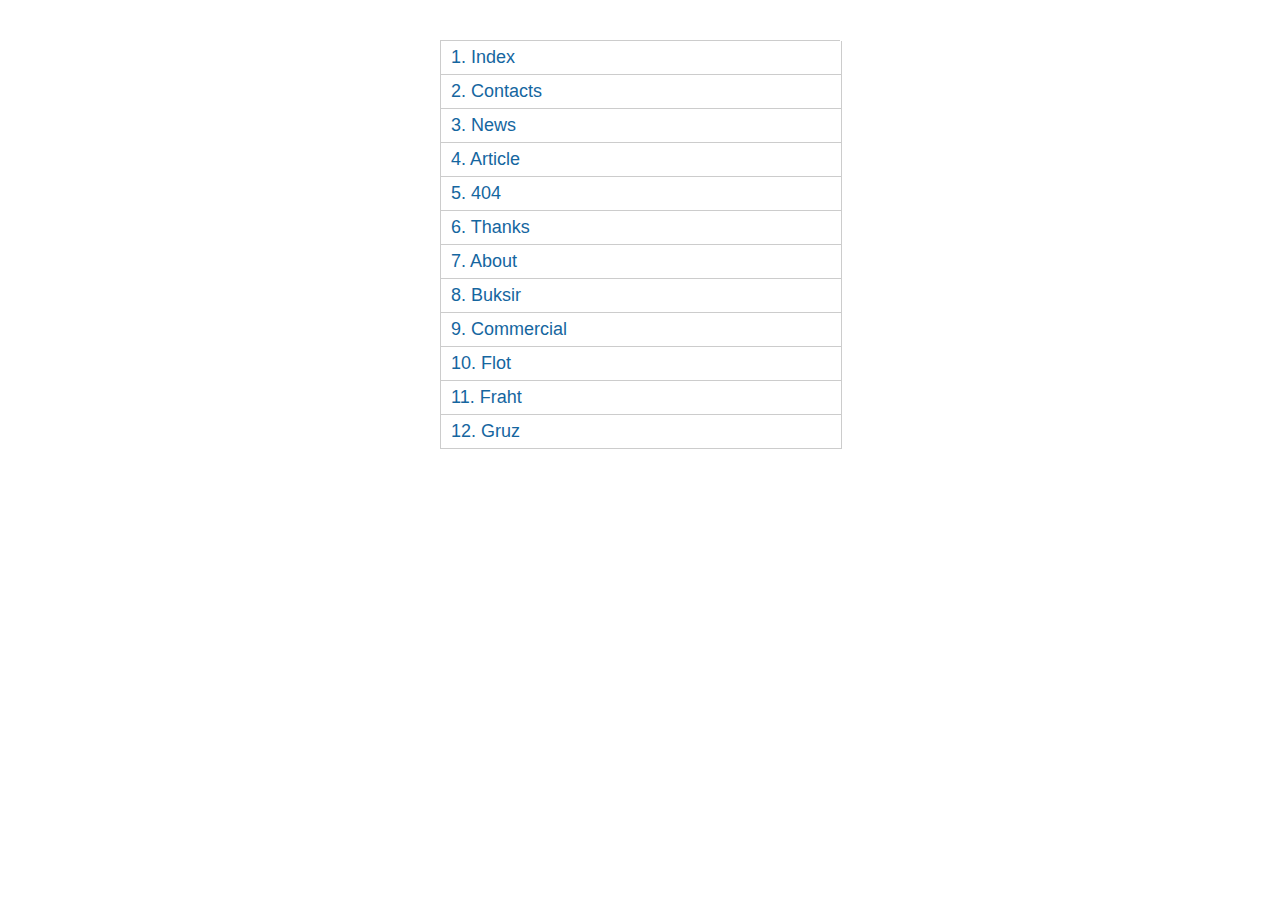
<file: map.html>
<!DOCTYPE html>
<!--[if lt IE 7]><html lang="ru" class="lt-ie9 lt-ie8 lt-ie7"><![endif]-->
<!--[if IE 7]><html lang="ru" class="lt-ie9 lt-ie8"><![endif]-->
<!--[if IE 8]><html lang="ru" class="lt-ie9"><![endif]-->
<!--[if gt IE 8]><!-->
<html lang="ru">
  <!--<![endif]-->
  <head>
    <meta charset="utf-8" />
    <title>Заголовок</title>
    <meta name="description" content="" />
    <meta http-equiv="X-UA-Compatible" content="IE=edge" />
    <meta name="viewport" content="width=device-width, initial-scale=1.0" />
  </head>
  <body>
    <div class="wrapper">
      <div class="count_pages">
        <ul>
          <li><a href="index.html" target="_blanck">Index</a></li>
          <li><a href="contacts.html" target="_blanck">Contacts</a></li>
          <li><a href="news.html" target="_blanck">News</a></li>
          <li><a href="article.html" target="_blanck">Article</a></li>
          <li><a href="404.html" target="_blanck">404</a></li>
          <li><a href="thx.html" target="_blanck">Thanks</a></li>
          <li><a href="about.html" target="_blanck">About</a></li>
          <li><a href="buksir.html" target="_blanck">Buksir</a></li>
          <li><a href="commercial.html" target="_blanck">Commercial</a></li>
          <li><a href="flot.html" target="_blanck">Flot</a></li>
          <li><a href="fraht.html" target="_blanck">Fraht</a></li>
          <li><a href="gruz.html" target="_blanck">Gruz</a></li>
        </ul>
      </div>
    </div>

    <style>
      .count_pages a:before {
        counter-increment: list1;
        content: counter(list1) ". ";
      }
      .count_pages li {
        list-style: none;
        margin-bottom: 0px;
        border: 1px solid #ccc;
        border-top: none;
        width: 100%;
      }
      .count_pages {
        margin: 0;
        width: 400px;
        margin: auto;
        font-family: sans-serif;
        margin-top: 40px;
        max-width: 100%;
        border-top: 1px solid #ccc;
        counter-reset: list1;
        margin-bottom: 40px;
      }
      .count_pages ul {
        margin: 0;
        padding: 0;
      }
      .count_pages a {
        font-size: 18px;
        color: #15669f;
        text-decoration: none;
        display: block;
        padding: 6px 10px;
      }
    </style>
  </body>
</html>
</file>
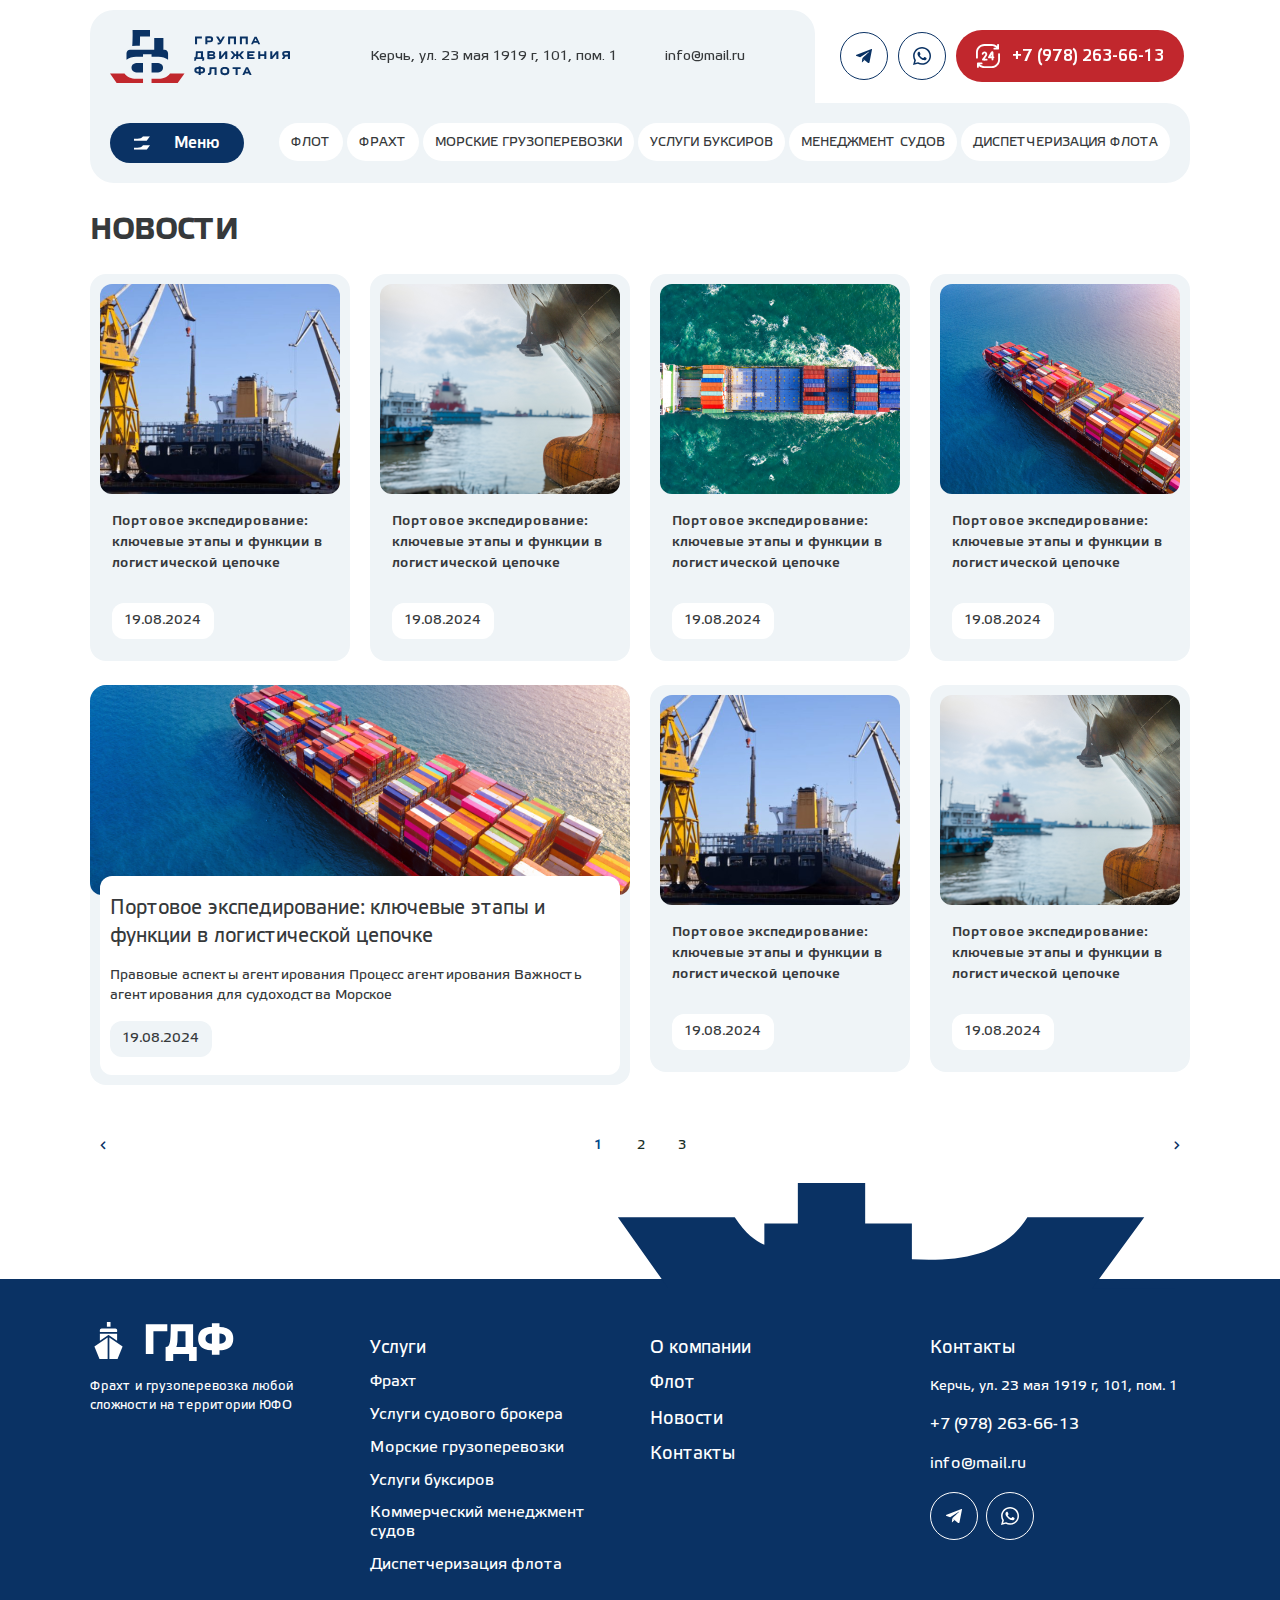
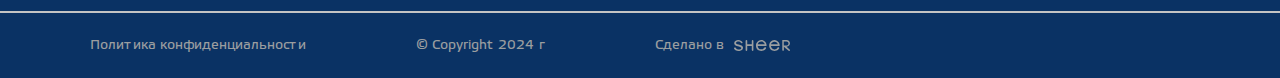
<file: news.html>
<!DOCTYPE html>
<!--[if lt IE 7]><html lang="ru" class="lt-ie9 lt-ie8 lt-ie7"><![endif]-->
<!--[if IE 7]><html lang="ru" class="lt-ie9 lt-ie8"><![endif]-->
<!--[if IE 8]><html lang="ru" class="lt-ie9"><![endif]-->
<!--[if gt IE 8]><!-->
<html lang="ru">
  <!--<![endif]-->
  <head>
    <meta charset="utf-8" />
    <title>Заголовок</title>
    <meta http-equiv="X-UA-Compatible" content="IE=edge" />
    <meta name="viewport" content="width=device-width, initial-scale=1.0" />
    <meta name="format-detection" content="telephone=no" />
    <link rel="shortcut icon" href="favicon.png" />
    <link rel="stylesheet" href="libs/bootstrap/bootstrap-grid.css" />
    <link
      rel="stylesheet"
      href="libs/fontawesome-free-5.12.0-web/css/all.min.css"
    />
    <link
      rel="stylesheet"
      href="libs/fancybox-master/dist/jquery.fancybox.min.css"
    />
    <link rel="stylesheet" href="libs/slick-1.5.9/slick/slick.css" />
    <link rel="stylesheet" href="libs/slick-1.5.9/slick/slick-theme.css" />
    <link rel="stylesheet" href="css/fonts.css" />
    <link rel="stylesheet" href="css/main.css?ver=1.3" />
    <link rel="stylesheet" href="css/media.css?ver=1.3" />
  </head>
  <body>
    <header>
      <div class="container">
        <div class="header__wrapper">
          <div class="header__top">
            <div class="header__bg">
              <div class="header__logo">
                <div class="header__image">
                  <img src="./img/Logo.svg" alt="logo" />
                </div>
                <p>
                  Фрахт и грузоперевозка любой<br />
                  сложности на территории ЮФО
                </p>
              </div>
              <div class="header__info">
                <p>Керчь, ул. 23 мая 1919 г, 101, пом. 1</p>
                <a href="mailto:info@mail.ru">info@mail.ru</a>
              </div>
            </div>
            <div class="header__contacts">
              <a class="socials" href="/"
                ><img src="./img/tg.svg" alt="icon"
              /></a>
              <a class="socials" href="/"
                ><img src="./img/wa.svg" alt="icon"
              /></a>
              <a href="tel:+79782636613" class="header__btn">
                <img src="./img/24.svg" alt="icon" />
                <p>+7 (978) 263-66-13</p>
              </a>
            </div>
          </div>
          <div class="header__bottom">
            <div class="header__menu-btn">
              <img src="./img/btn-plane.svg" alt="icon" />
              <p>Меню</p>
            </div>
            <ul class="header__menu">
              <li><a href="/">Флот</a></li>
              <li><a href="/">Фрахт</a></li>
              <li><a href="/">Морские грузоперевозки</a></li>
              <li><a href="/">Услуги буксиров</a></li>
              <li><a href="/">Менеджмент судов</a></li>
              <li><a href="/">Диспетчеризация флота</a></li>
            </ul>
          </div>
        </div>
      </div>
      <div class="header__mobile">
        <div class="header__logo">
          <div class="header__image">
            <img src="./img/Logo.svg" alt="logo" />
          </div>
        </div>
        <div class="header__contacts">
          <a class="socials" href="/"><img src="./img/tg.svg" alt="icon" /></a>
          <a class="socials" href="/"><img src="./img/wa.svg" alt="icon" /></a>
          <a href="tel:+79782636613" class="header__btn">
            <img src="./img/24.svg" alt="icon" />
            <p>+7 (978) 263-66-13</p>
          </a>
        </div>
        <span class="sandwich">
          <span class="sw-topper"></span>
          <span class="sw-bottom"></span>
          <span class="sw-footer"></span>
        </span>
        <div class="header__content">
          <ul class="header__menu">
            <li><a href="/">О компании</a></li>
            <li><a href="/">Флот</a></li>
            <li><a href="/">Новости</a></li>
            <li><a href="/">Контакты</a></li>
          </ul>
          <ul class="header__catalog">
            <li><a href="/">Флот</a></li>
            <li><a href="/">Фрахт</a></li>
            <li><a href="/">Морские грузоперевозки</a></li>
            <li><a href="/">Услуги буксиров</a></li>
            <li><a href="/">Менеджмент судов</a></li>
            <li><a href="/">Диспетчеризация флота</a></li>
          </ul>
          <div class="header__mobile-info">
            <p>Керчь, ул. 23 мая 1919 г, 101, пом. 1</p>
            <a href="mailto:info@mail.ru">info@mail.ru</a>
          </div>
          <div class="header__mobile-contacts">
            <a class="socials" href="/"><img src="./img/tg.svg" alt="icon" /></a>
            <a class="socials" href="/"><img src="./img/wa.svg" alt="icon" /></a>
            <a href="tel:+79782636613" class="header__btn">
              <img src="./img/24.svg" alt="icon" />
              <p>+7 (978) 263-66-13</p>
            </a>
          </div>
        </div>
      </div>
    </header>

    <section class="newsPage">
      <div class="container">
        <h1 class="title-section">Новости</h1>
        <div class="newsPage__wrapper">
          <div class="row">
            <div class="col-lg-3 col-md-6">
              <a href="/">
                <div class="newsPage__item">
                  <div class="newsPage__image">
                    <img src="./img/news2.png" alt="image" />
                  </div>
                  <div class="news__content">
                    <h3 class="news__item-title">
                      Портовое экспедирование: ключевые этапы и функции в
                      логистической цепочке
                    </h3>
                    <span class="newsPage__item-date">19.08.2024</span>
                  </div>
                </div>
              </a>
            </div>
            <div class="col-lg-3 col-md-6">
              <a href="/">
                <div class="newsPage__item">
                  <div class="newsPage__image">
                    <img src="./img/news3.png" alt="image" />
                  </div>
                  <div class="news__content">
                    <h3 class="news__item-title">
                      Портовое экспедирование: ключевые этапы и функции в
                      логистической цепочке
                    </h3>
                    <span class="newsPage__item-date">19.08.2024</span>
                  </div>
                </div>
              </a>
            </div>
            <div class="col-lg-3 col-md-6">
              <a href="/">
                <div class="newsPage__item">
                  <div class="newsPage__image">
                    <img src="./img/news4.png" alt="image" />
                  </div>
                  <div class="news__content">
                    <h3 class="news__item-title">
                      Портовое экспедирование: ключевые этапы и функции в
                      логистической цепочке
                    </h3>
                    <span class="newsPage__item-date">19.08.2024</span>
                  </div>
                </div>
              </a>
            </div>
            <div class="col-lg-3 col-md-6">
              <a href="/">
                <div class="newsPage__item">
                  <div class="newsPage__image">
                    <img src="./img/news5.png" alt="image" />
                  </div>
                  <div class="news__content">
                    <h3 class="news__item-title">
                      Портовое экспедирование: ключевые этапы и функции в
                      логистической цепочке
                    </h3>
                    <span class="newsPage__item-date">19.08.2024</span>
                  </div>
                </div>
              </a>
            </div>
            <div class="col-lg-6 col-md-6">
              <a href="/">
                <div class="newsPage__item newsPage__item-big">
                  <div class="newsPage__image newsPage__big-image">
                    <img src="./img/newsPage-big.png" alt="image" />
                  </div>
                  <div class="news__content-big">
                    <h3 class="news__item-title">
                      Портовое экспедирование: ключевые этапы и функции в
                      логистической цепочке
                    </h3>
                    <p>
                      Правовые аспекты агентирования Процесс агентирования
                      Важность агентирования для судоходства Морское
                    </p>
                    <span class="newsPage__item-date">19.08.2024</span>
                  </div>
                </div>
              </a>
            </div>
            <div class="col-lg-3 col-md-6">
              <a href="/">
                <div class="newsPage__item">
                  <div class="newsPage__image">
                    <img src="./img/news2.png" alt="image" />
                  </div>
                  <div class="news__content">
                    <h3 class="news__item-title">
                      Портовое экспедирование: ключевые этапы и функции в
                      логистической цепочке
                    </h3>
                    <span class="newsPage__item-date">19.08.2024</span>
                  </div>
                </div>
              </a>
            </div>
            <div class="col-lg-3 col-md-6">
              <a href="/">
                <div class="newsPage__item">
                  <div class="newsPage__image">
                    <img src="./img/news3.png" alt="image" />
                  </div>
                  <div class="news__content">
                    <h3 class="news__item-title">
                      Портовое экспедирование: ключевые этапы и функции в
                      логистической цепочке
                    </h3>
                    <span class="newsPage__item-date">19.08.2024</span>
                  </div>
                </div>
              </a>
            </div>
          </div>
        </div>
        <div class="pager">
          <a class="prev page-numbers" href="#"
            ><i class="fas fa-chevron-left"></i
          ></a>
          <span aria-current="page" class="page-numbers current" href="#"
            >1</span
          >
          <a class="page-numbers" href="#">2</a>
          <a class="page-numbers" href="#">3</a>
          <a class="next page-numbers" href="#"
            ><i class="fas fa-chevron-right"></i
          ></a>
        </div>
      </div>
    </section>

    <footer class="footer">
      <div class="container">
        <div class="footer__wrapper">
          <div class="row">
            <div class="col-lg-3 col-md-12">
              <div class="footer__logo">
                <img src="./img/footer-logo.svg" alt="logo" />
                <p>
                  Фрахт и грузоперевозка любой<br />
                  сложности на территории ЮФО
                </p>
              </div>
            </div>
            <div class="col-lg-3 col-md-6">
              <div class="footer__uslugi">
                <h4 class="footer__titles">Услуги</h4>
                <ul>
                  <li><a href="/">Фрахт</a></li>
                  <li><a href="/">Услуги судового брокера</a></li>
                  <li><a href="/">Морские грузоперевозки</a></li>
                  <li><a href="/">Услуги буксиров</a></li>
                  <li><a href="/">Коммерческий менеджмент судов</a></li>
                  <li><a href="/">Диспетчеризация флота</a></li>
                </ul>
              </div>
            </div>
            <div class="col-lg-3 col-md-6">
              <div class="footer__about">
                <ul>
                  <li><a href="/">О компании</a></li>
                  <li><a href="/">Флот</a></li>
                  <li><a href="/">Новости</a></li>
                  <li><a href="/">Контакты</a></li>
                </ul>
              </div>
            </div>
            <div class="col-lg-3 col-md-12">
              <div class="footer__contacts">
                <h4 class="footer__titles">Контакты</h4>
                <p>Керчь, ул. 23 мая 1919 г, 101, пом. 1</p>
                <a href="tel:+79782636613">+7 (978) 263-66-13</a>
                <a href="mailto:info@mail.ru">info@mail.ru</a>
                <div class="footer__socials">
                  <a class="socials" href="/"
                    ><img src="./img/footer-tg.svg" alt="icon"
                  /></a>
                  <a class="socials" href="/"
                    ><img src="./img/footer-wa.svg" alt="icon"
                  /></a>
                </div>
              </div>
            </div>
          </div>
          <div class="footer__image">
            <img src="./img/footer-image.svg" alt="image" />
          </div>
        </div>
      </div>
      <div class="footer__line"></div>
      <div class="container">
        <div class="footer__authors">
          <p><a href="">Политика конфиденциальности</a></p>
          <p>© Copyright 2024 г</p>
          <p class="footer__sheer">
            Сделано в
            <a target="_blank" href="https://sheer.ru"
              ><img src="./img/sheer-logo.svg" alt="sheer"
            /></a>
          </p>
        </div>
      </div>
    </footer>

    <script src="libs/jquery/jquery-3.6.0.min.js"></script>
    <script src="libs/jquery-mousewheel/jquery.mousewheel.min.js"></script>
    <script src="libs/fancybox-master/dist/jquery.fancybox.min.js"></script>
    <script src="libs/slick-1.5.9/slick/slick.min.js"></script>
    <script src="libs/scroll2id/PageScroll2id.min.js"></script>
    <script src="libs/mask/jquery.maskedinput.js"></script>
    <script src="libs/jQueryFormStyler-master/jquery.formstyler.min.js"></script>
    <script src="js/common.js?ver=1.3"></script>
    <!-- Yandex.Metrika counter --><!-- /Yandex.Metrika counter -->
    <!-- Google Analytics counter --><!-- /Google Analytics counter -->
  </body>
</html>
</file>
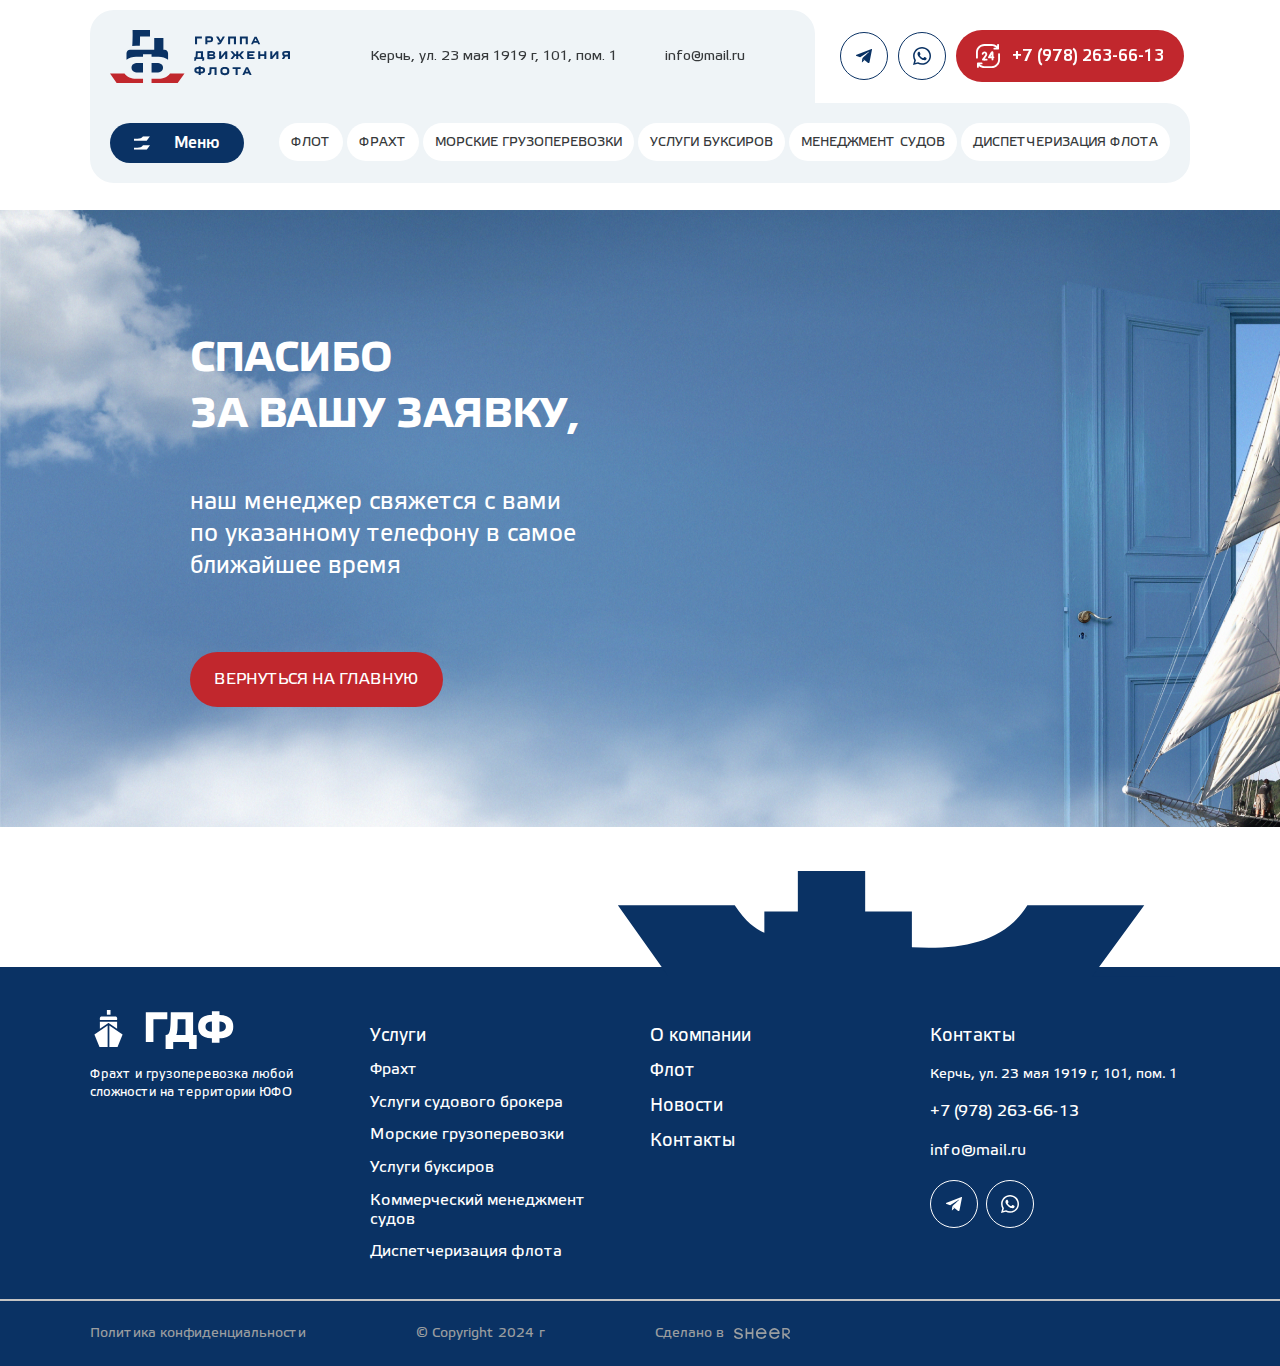
<file: thx.html>
<!DOCTYPE html>
<!--[if lt IE 7]><html lang="ru" class="lt-ie9 lt-ie8 lt-ie7"><![endif]-->
<!--[if IE 7]><html lang="ru" class="lt-ie9 lt-ie8"><![endif]-->
<!--[if IE 8]><html lang="ru" class="lt-ie9"><![endif]-->
<!--[if gt IE 8]><!-->
<html lang="ru">
  <!--<![endif]-->
  <head>
    <meta charset="utf-8" />
    <title>Заголовок</title>
    <meta http-equiv="X-UA-Compatible" content="IE=edge" />
    <meta name="viewport" content="width=device-width, initial-scale=1.0" />
    <meta name="format-detection" content="telephone=no" />
    <link rel="shortcut icon" href="favicon.png" />
    <link rel="stylesheet" href="libs/bootstrap/bootstrap-grid.css" />
    <link
      rel="stylesheet"
      href="libs/fontawesome-free-5.12.0-web/css/all.min.css"
    />
    <link
      rel="stylesheet"
      href="libs/fancybox-master/dist/jquery.fancybox.min.css"
    />
    <link rel="stylesheet" href="libs/slick-1.5.9/slick/slick.css" />
    <link rel="stylesheet" href="libs/slick-1.5.9/slick/slick-theme.css" />
    <link rel="stylesheet" href="css/fonts.css" />
    <link rel="stylesheet" href="css/main.css?ver=1.3" />
    <link rel="stylesheet" href="css/media.css?ver=1.3" />
  </head>
  <body>
    <header>
      <div class="container">
        <div class="header__wrapper">
          <div class="header__top">
            <div class="header__bg">
              <div class="header__logo">
                <div class="header__image">
                  <img src="./img/Logo.svg" alt="logo" />
                </div>
                <p>
                  Фрахт и грузоперевозка любой<br />
                  сложности на территории ЮФО
                </p>
              </div>
              <div class="header__info">
                <p>Керчь, ул. 23 мая 1919 г, 101, пом. 1</p>
                <a href="mailto:info@mail.ru">info@mail.ru</a>
              </div>
            </div>
            <div class="header__contacts">
              <a class="socials" href="/"
                ><img src="./img/tg.svg" alt="icon"
              /></a>
              <a class="socials" href="/"
                ><img src="./img/wa.svg" alt="icon"
              /></a>
              <a href="tel:+79782636613" class="header__btn">
                <img src="./img/24.svg" alt="icon" />
                <p>+7 (978) 263-66-13</p>
              </a>
            </div>
          </div>
          <div class="header__bottom">
            <div class="header__menu-btn">
              <img src="./img/btn-plane.svg" alt="icon" />
              <p>Меню</p>
            </div>
            <ul class="header__menu">
              <li><a href="/">Флот</a></li>
              <li><a href="/">Фрахт</a></li>
              <li><a href="/">Морские грузоперевозки</a></li>
              <li><a href="/">Услуги буксиров</a></li>
              <li><a href="/">Менеджмент судов</a></li>
              <li><a href="/">Диспетчеризация флота</a></li>
            </ul>
          </div>
        </div>
      </div>
      <div class="header__mobile">
        <div class="header__logo">
          <div class="header__image">
            <img src="./img/Logo.svg" alt="logo" />
          </div>
        </div>
        <div class="header__contacts">
          <a class="socials" href="/"><img src="./img/tg.svg" alt="icon" /></a>
          <a class="socials" href="/"><img src="./img/wa.svg" alt="icon" /></a>
          <a href="tel:+79782636613" class="header__btn">
            <img src="./img/24.svg" alt="icon" />
            <p>+7 (978) 263-66-13</p>
          </a>
        </div>
        <span class="sandwich">
          <span class="sw-topper"></span>
          <span class="sw-bottom"></span>
          <span class="sw-footer"></span>
        </span>
        <div class="header__content">
          <ul class="header__menu">
            <li><a href="/">О компании</a></li>
            <li><a href="/">Флот</a></li>
            <li><a href="/">Новости</a></li>
            <li><a href="/">Контакты</a></li>
          </ul>
          <ul class="header__catalog">
            <li><a href="/">Флот</a></li>
            <li><a href="/">Фрахт</a></li>
            <li><a href="/">Морские грузоперевозки</a></li>
            <li><a href="/">Услуги буксиров</a></li>
            <li><a href="/">Менеджмент судов</a></li>
            <li><a href="/">Диспетчеризация флота</a></li>
          </ul>
          <div class="header__mobile-info">
            <p>Керчь, ул. 23 мая 1919 г, 101, пом. 1</p>
            <a href="mailto:info@mail.ru">info@mail.ru</a>
          </div>
          <div class="header__mobile-contacts">
            <a class="socials" href="/"><img src="./img/tg.svg" alt="icon" /></a>
            <a class="socials" href="/"><img src="./img/wa.svg" alt="icon" /></a>
            <a href="tel:+79782636613" class="header__btn">
              <img src="./img/24.svg" alt="icon" />
              <p>+7 (978) 263-66-13</p>
            </a>
          </div>
        </div>
      </div>
    </header>

    <section class="thx" style="background-image: url('./img/thx-bg.png')">
      <div class="container">
        <div class="thx__info">
          <h1>
            спасибо<br />
            за вашу заявку,
          </h1>
          <p>
            наш менеджер свяжется с вами<br /> по указанному телефону в самое<br /> ближайшее время
          </p>
          <a href="/" class="btn-main">вернуться на главную</a>
        </div>
      </div>
    </section>

    <footer class="footer">
      <div class="container">
        <div class="footer__wrapper">
          <div class="row">
            <div class="col-lg-3 col-md-12">
              <div class="footer__logo">
                <img src="./img/footer-logo.svg" alt="logo" />
                <p>
                  Фрахт и грузоперевозка любой<br />
                  сложности на территории ЮФО
                </p>
              </div>
            </div>
            <div class="col-lg-3 col-md-6">
              <div class="footer__uslugi">
                <h4 class="footer__titles">Услуги</h4>
                <ul>
                  <li><a href="/">Фрахт</a></li>
                  <li><a href="/">Услуги судового брокера</a></li>
                  <li><a href="/">Морские грузоперевозки</a></li>
                  <li><a href="/">Услуги буксиров</a></li>
                  <li><a href="/">Коммерческий менеджмент судов</a></li>
                  <li><a href="/">Диспетчеризация флота</a></li>
                </ul>
              </div>
            </div>
            <div class="col-lg-3 col-md-6">
              <div class="footer__about">
                <ul>
                  <li><a href="/">О компании</a></li>
                  <li><a href="/">Флот</a></li>
                  <li><a href="/">Новости</a></li>
                  <li><a href="/">Контакты</a></li>
                </ul>
              </div>
            </div>
            <div class="col-lg-3 col-md-12">
              <div class="footer__contacts">
                <h4 class="footer__titles">Контакты</h4>
                <p>Керчь, ул. 23 мая 1919 г, 101, пом. 1</p>
                <a href="tel:+79782636613">+7 (978) 263-66-13</a>
                <a href="mailto:info@mail.ru">info@mail.ru</a>
                <div class="footer__socials">
                  <a class="socials" href="/"
                    ><img src="./img/footer-tg.svg" alt="icon"
                  /></a>
                  <a class="socials" href="/"
                    ><img src="./img/footer-wa.svg" alt="icon"
                  /></a>
                </div>
              </div>
            </div>
          </div>
          <div class="footer__image">
            <img src="./img/footer-image.svg" alt="image" />
          </div>
        </div>
      </div>
      <div class="footer__line"></div>
      <div class="container">
        <div class="footer__authors">
          <p><a href="">Политика конфиденциальности</a></p>
          <p>© Copyright 2024 г</p>
          <p class="footer__sheer">
            Сделано в
            <a target="_blank" href="https://sheer.ru"
              ><img src="./img/sheer-logo.svg" alt="sheer"
            /></a>
          </p>
        </div>
      </div>
    </footer>

    <script src="libs/jquery/jquery-3.6.0.min.js"></script>
    <script src="libs/jquery-mousewheel/jquery.mousewheel.min.js"></script>
    <script src="libs/fancybox-master/dist/jquery.fancybox.min.js"></script>
    <script src="libs/slick-1.5.9/slick/slick.min.js"></script>
    <script src="libs/scroll2id/PageScroll2id.min.js"></script>
    <script src="libs/mask/jquery.maskedinput.js"></script>
    <script src="libs/jQueryFormStyler-master/jquery.formstyler.min.js"></script>
    <script src="js/common.js?ver=1.3"></script>
    <!-- Yandex.Metrika counter --><!-- /Yandex.Metrika counter -->
    <!-- Google Analytics counter --><!-- /Google Analytics counter -->
  </body>
</html>
</file>
<file: css/fonts.css>
@font-face {
  font-family: "Etelka";
  src: local("Etelka Regular"), local("Etelka-Regular"),
    url("../fonts/EtelkaTextPro.woff") format("woff");
  font-weight: 400;
  font-style: normal;
}
@font-face {
  font-family: "Etelka";
  src: local("Etelka Medium"), local("Etelka-Medium"),
    url("../fonts/EtelkaMediumPro.woff") format("woff");
  font-weight: 600;
  font-style: normal;
}
@font-face {
  font-family: "Etelka";
  src: local("Etelka Bold"), local("Etelka-Bold"),
    url("../fonts/EtelkaTextPro-Bold.woff") format("woff");
  font-weight: 700;
  font-style: normal;
}
</file>
<file: css/main.css>
*::-webkit-input-placeholder {
  color: #000;
  opacity: 1;
}
*:-moz-placeholder {
  color: #000;
  opacity: 1;
}
*::-moz-placeholder {
  color: #000;
  opacity: 1;
}
*:-ms-input-placeholder {
  color: #000;
  opacity: 1;
}

body input:focus:required:invalid,
body textarea:focus:required:invalid {
}
body input:required:valid,
body textarea:required:valid {
}
body {
  font-family: "Etelka";
  font-size: 0.833vw;
  line-height: 137%;
  font-weight: 500;
  color: #696969;
  overflow-x: hidden;
  margin: 0;
  background-color: #ffffff;
}
button {
  cursor: pointer;
}
button,
input,
optgroup,
select,
textarea {
  font-family: inherit;
}
input {
  -webkit-appearance: none;
  -moz-appearance: none;
  appearance: none;
}
button,
textarea,
input.text,
input[type="text"],
input[type="button"],
input[type="submit"] {
  -webkit-appearance: none;
}
a,
button,
input,
img {
  transition: all 0.3s;
}
h1,
h2,
h3,
h4,
h5,
h6 {
  padding: 0;
  margin: 0;
  font-weight: normal;
}
.wrapper {
  overflow: hidden;
}
a {
  text-decoration: none;
  outline: none;
}
* {
  outline: none !important;
}
ul {
  padding: 0;
  margin: 0;
}
ul li {
  list-style-type: none;
  outline: none;
}
img {
  outline: none;
  display: block;
}
p {
  padding: 0;
  margin: 0;
}
form {
  margin: 0;
}

.container {
  max-width: 1470px;
  padding: 0 15px;
  margin-left: auto;
  margin-right: auto;
}
.row {
  margin: 0 -0.781vw;
}
.row > div {
  padding: 0 0.781vw;
}

header {
  top: 0px;
  margin: 10px auto;
  position: fixed;
  width: 100%;
  z-index: 10000;
}

.header__top {
  display: flex;
  align-items: center;
  width: 100%;
}

.header__logo {
  display: flex;
  align-items: center;
  gap: 30px;
}

.header__logo p {
  color: #36393b;
  font-size: 13px;
  font-weight: 400;
  line-height: 18.2px;
  text-align: left;
}

.header__image {
  width: 180px;
  height: auto;
  overflow: hidden;
}

.header__image img {
  width: 100%;
  height: 100%;
  object-fit: cover;
}

.header__bg {
  padding: 20px 70px 20px 20px;
  background-color: #eff4f7;
  border-radius: 24px 24px 0 0;
  display: flex;
  align-items: center;
  gap: 200px;
}

.header__info {
  display: flex;
  align-items: center;
  gap: 48px;
}

.header__info p,
.header__info a {
  color: #36393b;
  font-size: 14px;
  font-weight: 400;
  line-height: 16.37px;
  text-align: left;
}

.header__contacts {
  margin-left: 25px;
  display: flex;
  align-items: center;
  gap: 10px;
}

.socials {
  width: 48px;
  height: 48px;
  display: flex;
  align-items: center;
  justify-content: center;
  border: 1px solid #0a3264;
  border-radius: 50%;
}

.header__btn {
  display: flex;
  align-items: center;
  gap: 12px;
  padding: 14px 20px;
  border-radius: 40px;
  background-color: #c1272d;
  border: none;
  outline: none;
  color: #fff;
  font-size: 16px;
  font-weight: 600;
  line-height: 18.94px;
  text-align: center;
  transition: 0.4s all;
}

.header__btn:hover {
  background-color: #ef0008;
}

.header__bottom {
  position: sticky;
  top: 0;
  padding: 20px;
  background-color: #eff4f7;
  border-radius: 0 24px 24px 24px;
  display: flex;
  align-items: center;
  justify-content: space-between;
  transition: 0.5s all;
  top: 10px;
  z-index: 1000;
}

.header__menu-btn {
  display: flex;
  align-items: center;
  gap: 24px;
  padding: 10px 24px;
  background-color: #0a3264;
  border-radius: 40px;
}

.header__menu-btn p {
  font-size: 16px;
  font-weight: 600;
  line-height: 20.4px;
  text-align: center;
  color: #fff;
}

.header__menu {
  display: flex;
  align-items: center;
  gap: 4px;
}

.header__menu li a {
  text-transform: uppercase;
  padding: 12px 32px;
  background-color: #fff;
  border-radius: 40px;
  text-align: center;
  font-size: 15px;
  font-weight: 400;
  line-height: 17.54px;
  color: #36393b;
}

.header__menu li {
  transition: 0.4s all;
}

.header__menu li:hover a {
  background-color: #0a3264;
  color: #fff;
}

.banner {
  position: relative;
}

.text-line {
  position: absolute;
  bottom: -170px;
  left: 0;
  width: 100vw;
  height: auto;
  text-align: center;
}

.text-line img {
  width: 100%;
  height: 100%;
  object-fit: cover;
}

.banner__main {
  border-radius: 24px;
  height: 600px;
  padding-top: 110px;
  padding-left: 80px;
  margin-bottom: 14px;
  position: relative;
}

.banner__main h1 {
  color: #fff;
  font-size: 48px;
  font-weight: 700;
  line-height: 67.2px;
  text-align: left;
  text-transform: uppercase;
}

.banner__main p {
  margin-top: 20px;
  color: #fff;
  font-size: 20px;
  font-weight: 400;
  line-height: 32px;
  text-align: left;
  margin-bottom: 70px;
}

.btn-main {
  padding: 18px 24px;
  color: #fff;
  font-size: 16px;
  font-weight: 400;
  line-height: 18.94px;
  text-align: center;
  border-radius: 40px;
  background-color: #c1272d;
  transition: 0.4s all;
}

.btn-main:hover {
  background-color: #ef0008;
}

.banner__item {
  width: 100%;
  height: 410px;
  padding: 32px 24px;
  display: flex;
  flex-direction: column;
  justify-content: space-between;
  border-radius: 24px;
  overflow: hidden;
  background: linear-gradient(
    180deg,
    rgba(170, 210, 236, 0.1) 0.5%,
    rgba(170, 210, 236, 0.5) 54%,
    rgba(0, 96, 156, 0.5) 100%
  );
  background-blend-mode: multiply;
  position: relative;
}

.banner__item:after {
  position: absolute;
  top: 80px;
  left: 24px;
  content: "";
  width: 400px;
  border: 1px solid #ffffff77;
}

.banner__item h4 {
  color: #fff;
  font-size: 20px;
  font-weight: 700;
  line-height: 28px;
  text-align: left;
}

.banner__item p {
  color: #fff;
  font-size: 16px;
  font-weight: 400;
  line-height: 25.6px;
  text-align: left;
}

.banner__controls {
  display: flex;
  align-items: center;
  gap: 8px;
  position: absolute;
  bottom: 50px;
  right: 50px;
}

.prev,
.next {
  width: 80px;
  height: 80px;
  display: flex;
  align-items: center;
  justify-content: center;
  background-color: #fff;
  border-radius: 50%;
  cursor: pointer;
  transition: 0.4s all;
}

.prev:hover img,
.next:hover img {
  transform: scale(1.8);
}

.application {
  margin-top: 160px;
}

.application__wrapper {
  border-radius: 24px;
  background-size: cover;
  background-position: top;
  padding: 18px;
}

.title-section {
  text-transform: uppercase;
  color: #36393b;
  font-size: 36px;
  font-weight: 700;
  line-height: 50.4px;
  text-align: left;
}

.application__wrapper .title-section {
  color: #fff;
}

.application__info {
  margin-top: 20px;
  margin-left: 40px;
  display: flex;
  flex-direction: column;
}

.application__info p {
  margin-top: 22px;
  color: #fff;
  font-size: 24px;
  font-weight: 400;
  line-height: 33.6px;
  text-align: left;
  margin-bottom: 40px;
}

.application__items {
  display: flex;
  flex-direction: column;
  align-items: end;
  gap: 30px;
}

.application__item {
  width: fit-content;
  display: flex;
  align-items: center;
  gap: 20px;
  background-color: #fff;
  border-radius: 60px;
  padding: 16px 24px;
}

.application__items .application__item:first-child {
  margin-right: 100px;
}

.application__items .application__item:nth-child(2) {
  margin-right: 300px;
}

.application__items .application__item:last-child {
  margin-right: 50px;
}

.application__item p {
  margin-bottom: 0;
  margin-top: 0;
  color: #36393b;
  font-size: 16px;
  font-weight: 400;
  line-height: 22.4px;
  text-align: left;
}

.application__form {
  border-radius: 14px;
  background-color: #fff;
  padding: 64px 70px;
}

.application__form p {
  font-size: 24px;
  font-weight: 600;
  line-height: 33.6px;
  text-align: center;
  color: #36393b;
  margin-bottom: 32px;
}

.checkbox {
  font-size: 11px;
  line-height: 130%;
  margin-top: 32px;
  color: #3c3c3b;
  font-weight: 400;
  letter-spacing: normal;
  display: flex;
  text-align: left;
  justify-content: center;
}
.checkbox label input {
  position: absolute;
  z-index: -1;
  height: 1px !important;
  width: 1px !important;
  opacity: 0 !important;
  margin: 0.625vw 0.104vw 0 3.365vw !important;
}
.checkbox label > span {
  position: relative;
  padding: 0.156vw 0 0 1.667vw;
  display: block;
  cursor: pointer;
}
.checkbox label > span:before {
  content: "";
  position: absolute;
  top: 0.104vw;
  left: 0;
  width: 20px;
  height: 20px;
  border: 0.052vw solid #3c3c3b;
  transition: 0.2s;
}
.checkbox label > span:after {
  content: "";
  position: absolute;
  top: 0.104vw;
  left: 0;
  width: 20px;
  height: 20px;
  content: "\f00c";
  display: flex;
  align-items: center;
  justify-content: center;
  -moz-osx-font-smoothing: grayscale;
  -webkit-font-smoothing: antialiased;
  font-style: normal;
  font-variant: normal;
  text-rendering: auto;
  line-height: 1;
  font-family: "Font Awesome 5 Pro";
  font-weight: 700;
  background-image: none;
  color: #3c3c3b;
  font-size: 12px;
  opacity: 0;
  transition: 0.2s;
}
.checkbox label input:checked + span:after {
  opacity: 1;
}

.item-form input {
  width: 100%;
  border-radius: 6px;
  background-color: #f5f5f5;
  padding: 18px 16px;
  border: none;
  margin-bottom: 12px;
}

.btn__wrapper .btn-main {
  width: 100%;
  border: none;
  cursor: pointer;
}

.location {
  margin-top: 70px;
}

.location__wrapper {
  margin-top: 40px;
  border-radius: 16px;
  background-color: #eff4f7;
  padding: 10px;
}

.location__list {
  display: flex;
  flex-direction: column;
  gap: 5px;
  width: 100%;
}

.location__list li.active {
  color: #fff;
  background-color: #2c64a9;
}

.location__list li {
  background-color: #fff;
  padding: 12px 20px;
  border-radius: 8px;
  font-size: 20px;
  font-weight: 400;
  line-height: 28px;
  text-align: left;
  color: #36393b;
  transition: 0.4s all;
  cursor: pointer;
}

.location__list li:hover {
  color: #fff;
  background-color: #2c64a9;
}

.location__image {
  width: 1060px;
  height: 550px;
  position: relative;
}

.location__image img {
  width: 100%;
  height: 100%;
  object-fit: cover;
}

.location__marker {
  display: none;
  width: 34px;
  height: 34px;
  overflow: hidden;
  position: absolute;
  z-index: 10;
}

.location__marker.active {
  display: block;
}

.location__marker img {
  width: 100%;
  height: 100%;
  object-fit: cover;
}

#marker-location1 {
  top: 59%;
  left: 9.5%;
}

#marker-location2 {
  top: 44%;
  left: 6.5%;
}

#marker-location3 {
  top: 47%;
  left: 1%;
}

#marker-location4 {
  top: 45.8%;
  left: 0.5%;
}

#marker-location5 {
  top: 60%;
  left: 4%;
}

#marker-location6 {
  top: 48%;
  left: 1.2%;
}

#marker-location7 {
  top: 45%;
  left: -0.5%;
}

#marker-location8 {
  top: 43%;
  left: -1%;
}

#marker-location9 {
  top: 54%;
  left: 1%;
}

#marker-location10 {
  top: 48%;
  left: 3%;
}

.flot {
  margin-top: 70px;
}

.flot__title {
  display: flex;
  align-items: center;
  justify-content: space-between;
  margin-bottom: 40px;
}

.flot__tabs {
  display: flex;
  align-items: center;
  gap: 4px;
  padding: 0;
  margin: 0;
}

.flot__tabs li {
  border-radius: 40px;
  padding: 12px 48px;
  color: #36393b;
  text-transform: uppercase;
  font-size: 15px;
  font-weight: 400;
  line-height: 17.54px;
  text-align: center;
  background-color: #fff;
  border: 1px solid #d9d9d9;
  cursor: pointer;
}

.flot__item {
  margin-bottom: 30px;
  padding: 10px;
  border-radius: 16px;
  background-color: #eff4f7;
  display: flex;
  flex-direction: column;
  align-items: center;
  gap: 12px;
  position: relative;
}

.flot__url {
  position: absolute;
  top: 245px;
  right: 10px;
  width: 60px;
  height: 60px;
  display: flex;
  align-items: center;
  justify-content: center;
  border-radius: 50%;
  background-color: #fff;
  transition: 0.4s all;
}

.flot__url:hover img {
  transform: scale(1.8);
}

.flot__image {
  width: 100%;
  height: 290px;
  overflow: hidden;
  border-radius: 16px;
}

.flot__image img {
  width: 100%;
  height: 100%;
  object-fit: cover;
}

.flot__item h3 {
  margin-top: 12px;
  text-transform: uppercase;
  color: #36393b;
  font-size: 24px;
  font-weight: 700;
  line-height: 33.6px;
  text-align: center;
  margin-bottom: 18px;
}

.flot__info {
  columns: 2;
  column-gap: 100px;
  position: relative;
}

.flot__info:before {
  content: "";
  position: absolute;
  top: 0;
  left: 220px;
  width: 1px;
  height: 100%;
  border: 1px solid #d9d9d9;
}

.flot__info li {
  display: flex;
  flex-direction: column;
  align-items: center;
  gap: 4px;
  margin-bottom: 10px;
}

.flot__info li h4 {
  text-transform: uppercase;
  color: #36393b;
  font-size: 16px;
  font-weight: 400;
  line-height: 22.4px;
  text-align: center;
}

.flot__info li p {
  color: #36393b;
  font-size: 14px;
  font-weight: 400;
  line-height: 19.6px;
  text-align: center;
}

.flot__tab.active {
  border: none;
  background-color: #2c64a9;
  color: #fff;
}

.flot__tab {
  transition: 0.4s all;
}

.flot__tab:hover {
  background-color: #2c64a9;
  color: #fff;
}

.flot__item {
  display: none;
}

.flot__item.active {
  display: block;
}

.faq {
  margin-top: 40px;
}

.faq__wrapper {
  margin-top: 20px;
}

.faq-question {
  position: relative;
  padding: 24px 20px;
}

.faq-question:before {
  content: "";
  position: absolute;
  bottom: 0;
  left: 0;
  width: 100%;
  border-bottom: 1px solid #c4c4c4;
}

.item-question__head {
  display: flex;
  align-items: center;
  justify-content: space-between;
}

.item-question__head p {
  color: #36393b;
  font-size: 24px;
  font-weight: 400;
  line-height: 33.6px;
  text-align: left;
}

.faq-question.active .item-question__content {
  display: block;
}

.item-question__content {
  display: none;
  overflow: hidden;
  margin-top: 12px;
  max-width: 590px;
  color: #36393b;
  font-size: 14px;
  font-weight: 400;
  line-height: 19.6px;
  text-align: left;
}

.faq-question.active {
  background-color: #f5f5f5;
}

.faq__icon img {
  transition: transform 0.6s ease;
}

.faq-question.active .faq__icon img {
  transform: rotate(90deg);
}

.faq__form {
  padding: 28px 62px;
  border-radius: 14px;
  background-color: #2c64a9;
}

.faq__form p {
  color: #fff;
  font-size: 24px;
  font-weight: 400;
  line-height: 33.6px;
  text-align: center;
  margin-bottom: 30px;
}

.faq__form form .checkbox {
  color: #ffffff5f;
}

.faq__form form .checkbox label > span:after {
  color: #ffffff5f;
}

.faq__form form .checkbox label > span:before {
  border: 1px solid #ffffff5f;
}

.item-form-message input {
  height: 100px;
  padding-bottom: 60px;
}

.news {
  margin-top: 70px;
  padding: 50px 0 200px;
  background-color: #eff4f7;
}

.news__title {
  display: flex;
  align-items: center;
  justify-content: space-between;
}

.news__title a {
  border-radius: 8px;
  color: #36393b;
  font-size: 16px;
  font-weight: 400;
  line-height: 22.4px;
  text-align: center;
  padding: 10px 14px;
  background-color: #fff;
  transition: 0.4s all;
}

.news__title a:hover {
  color: #fff;
  background-color: #0a3264;
}

.news__wrapper {
  margin-top: 40px;
  display: flex;
  gap: 8px;
}

.news__item {
  width: 320px;
  height: 400px;
  padding: 6px;
  background-color: #fff;
  border-radius: 16px;
}

.news__image {
  width: 100%;
  height: 210px;
  overflow: hidden;
  border-radius: 12px;
}

.news__image img {
  width: 100%;
  height: 100%;
  object-fit: cover;
}

.news__content {
  height: 160px;
  padding: 12px;
  padding-top: 0;
  margin-top: 17px;
  display: flex;
  flex-direction: column;
  justify-content: space-between;
}

.news__content h3,
.news__big-content h3 {
  color: #36393b;
  font-size: 18px;
  font-weight: 400;
  line-height: 25.2px;
  text-align: left;
}

.news__item-date {
  width: fit-content;
  border-radius: 12px;
  background-color: #eff4f7;
  padding: 8px 12px;
  color: #36393b;
  font-size: 14px;
  font-weight: 400;
  line-height: 19.6px;
  text-align: center;
}

.news__big {
  width: 456px;
  height: 400px;
  border-radius: 16px;
  padding: 6px;
  position: relative;
  display: flex;
  align-items: end;
}

.news__big-image {
  position: absolute;
  inset: 0;
}

.news__big-content {
  padding: 17px 14px;
  background-color: #fff;
  border-radius: 12px;
  position: relative;
  z-index: 11;
  display: flex;
  flex-direction: column;
  gap: 20px;
}

.news__big-content p {
  color: #36393b;
  font-size: 14px;
  font-weight: 400;
  line-height: 19.6px;
  text-align: left;
}

.footer {
  z-index: 10;
  background-color: #0a3264;
  padding: 34px 0 0;
}

.footer__logo {
  display: flex;
  flex-direction: column;
  gap: 10px;
}

.footer__logo img {
  width: 145px;
  height: 54px;
}

.footer__logo p {
  color: #fff;
  font-size: 13px;
  font-weight: 400;
  line-height: 18.2px;
  text-align: left;
}

.footer__titles {
  margin-top: 24px;
  color: #fff;
  font-size: 18px;
  font-weight: 400;
  line-height: 21.04px;
  text-align: left;
}

.footer__uslugi ul {
  margin-top: 14px;
  display: flex;
  flex-direction: column;
  gap: 14px;
}

.footer__uslugi ul li {
  width: fit-content;
}

.footer__uslugi ul li a {
  width: fit-content;
  color: #fff;
  font-size: 16px;
  font-weight: 400;
  line-height: 18.7px;
  text-align: left;
  transition: 0.4s all;
  position: relative;
  display: inline-block;
}

.footer__uslugi ul li a::after {
  content: "";
  position: absolute;
  bottom: -4px;
  left: 0;
  width: 0;
  height: 2px;
  background-color: #fff;
  transition: 0.4s all;
}

.footer__uslugi ul li:hover a::after {
  width: 100%;
}

.footer__about ul {
  margin-top: 24px;
  display: flex;
  flex-direction: column;
  gap: 14px;
}

.footer__about ul li {
  width: fit-content;
}

.footer__about ul li a {
  color: #fff;
  font-size: 18px;
  font-weight: 400;
  line-height: 21.04px;
  text-align: left;
  position: relative;
  display: inline-block;
  transition: 0.4s all;
  width: fit-content;
}

.footer__about ul li a::after {
  content: "";
  position: absolute;
  bottom: -4px;
  left: 0;
  width: 0;
  height: 2px;
  background-color: #fff;
  transition: 0.4s all;
}

.footer__about ul li:hover a::after {
  width: 100%;
}

.footer__contacts {
  display: flex;
  flex-direction: column;
  gap: 20px;
}

.footer__contacts p {
  color: #fff;
  font-size: 14px;
  font-weight: 400;
  line-height: 16.37px;
  text-align: left;
}

.footer__contacts a {
  color: #fff;
  font-size: 16px;
  font-weight: 400;
  line-height: 18.7px;
  text-align: left;
  transition: 0.4s all;
  width: fit-content;
  position: relative;
  display: inline-block;
}

.footer__contacts a:hover {
  transform: translateY(-3px);
}

.footer__socials {
  display: flex;
  align-items: center;
  gap: 8px;
}

.footer__socials a {
  width: 48px;
  height: 48px;
  display: flex;
  align-items: center;
  justify-content: center;
  border-radius: 50%;
  border: 1px solid #fff;
  transition: 0.4s all;
}

.footer__socials a:hover {
  transform: scale(1.1);
}

.footer__wrapper {
  position: relative;
  z-index: 20;
}

.footer__image {
  position: absolute;
  top: -130px;
  right: -100px;
  z-index: -2;
}

.footer__line {
  margin-top: 38px;
  width: 100%;
  height: 1px;
  border: 1px solid #c4c4c4;
}

.footer__authors {
  padding: 22px 0;
  display: flex;
  align-items: center;
  gap: 110px;
}

.footer__authors p,
.footer__authors p a {
  font-size: 14px;
  font-weight: 400;
  line-height: 21px;
  text-align: left;
  color: #9b9ea0;
  transition: 0.4s all;
}

.footer__authors p a:hover {
  color: #fff;
}

.footer__sheer {
  display: flex;
  align-items: center;
  gap: 10px;
  transition: 0.4s all;
}

.footer__sheer:hover {
  color: #fff;
}

.sandwich span {
  display: block;
}
.sandwich {
  border-radius: 0.313vw;
  width: 38px;
  height: 34px;
  padding: 8px;
  background: #c1272d;
  display: flex;
  flex-direction: column;
  align-items: flex-start;
  z-index: 20;
  flex: none;
  cursor: pointer;
  transition: all 0.5s;
}
.sw-topper {
  position: relative;
  top: 2px;
  width: 10px;
  height: 3px;
  border-radius: 0.208vw;
  display: block;
  margin: 0;
  background-color: #ffffff;
  border: none;
  transition: transform 0.5s, top 0.2s;
}
.sw-bottom {
  position: relative;
  top: 5px;
  width: 20px;
  height: 3px;
  border-radius: 0.208vw;
  display: block;
  margin: 0;
  background-color: #ffffff;
  border: none;
  transition: transform 0.5s, top 0.2s;
}
.sw-footer {
  position: relative;
  top: 8px;
  width: 20px;
  height: 3px;
  border-radius: 0.208vw;
  display: block;
  margin: 0;
  background-color: #ffffff;
  border: none;
  transition: transform 0.5s, top 0.2s;
}
.sandwich.active .sw-topper {
  opacity: 0;
}
.sandwich.active .sw-bottom {
  opacity: 1;
  transform: rotate(45deg);
}
.sandwich.active .sw-footer {
  top: 0.313vw;
  transform: rotate(-45deg);
}
.sandwich_catalog:hover {
  background: #d8ad77;
}

.header__mobile {
  display: none;
}

.newsPage {
  margin-top: 24px;
  margin-bottom: 120px;
}

.newsPage__wrapper {
  margin-top: 24px;
}

.newsPage__item {
  padding: 10px;
  border-radius: 16px;
  background-color: #eff4f7;
  margin-bottom: 24px;
}

.newsPage__image {
  width: 100%;
  height: 210px;
  border-radius: 12px;
  overflow: hidden;
}

.newsPage__image img {
  width: 100%;
  height: 100%;
  object-fit: cover;
}

.newsPage__item-date {
  width: fit-content;
  border-radius: 12px;
  background-color: #ffffff;
  padding: 8px 12px;
  color: #36393b;
  font-size: 14px;
  font-weight: 400;
  line-height: 19.6px;
  text-align: center;
}

.newsPage__item-big {
  width: 100%;
  position: relative;
  overflow: hidden;
  height: 400px;
  display: flex;
  align-items: end;
  justify-content: end;
}

.news__content-big {
  position: relative;
  z-index: 10;
  background-color: #fff;
  padding: 18px 10px;
  border-radius: 12px;
  display: flex;
  flex-direction: column;
  gap: 16px;
}

.news__content-big h3 {
  color: #36393b;
  font-size: 20px;
  font-weight: 400;
  line-height: 28px;
  text-align: left;
}

.news__content-big p {
  color: #36393b;
  font-size: 14px;
  font-weight: 400;
  line-height: 19.6px;
  text-align: left;
}

.news__content-big .newsPage__item-date {
  background-color: #eff4f7;
}

.newsPage__big-image {
  position: absolute;
  inset: 0;
}

.newsPage__big-image img {
  width: 100%;
  height: 100%;
  object-fit: cover;
}

.pager {
  height: 2.08vw;
  margin-top: 1.86vw;
  max-width: 100%;
  position: relative;
  display: flex;
  align-items: center;
  justify-content: center;
}
.page-numbers {
  margin: 0 1.3vw;
  font-size: 1.04vw;
  line-height: 130%;
  color: #182e26;
  font-weight: 500;
}
.page-numbers:hover,
.page-numbers.current {
  color: #00478a;
}
.page-numbers.current {
  font-weight: 600;
}
.prev.page-numbers,
.next.page-numbers {
  width: 2.08vw;
  height: 2.08vw;
  font-size: 0.73vw;
  border-radius: 50%;
  color: #0a3264;
  display: flex;
  align-items: center;
  justify-content: center;
  position: absolute;
  margin: 0;
  top: 0;
  left: 0;
}
.next.page-numbers {
  right: 0;
  left: auto;
}
.prev.page-numbers:hover,
.next.page-numbers:hover {
  color: #fff;
  background: #0a3264;
}

.breadcrumbs {
  margin-top: 20px;
  display: flex;
  align-items: center;
  gap: 30px;
  margin-bottom: 20px;
}

.breadcrumbs li,
.breadcrumbs li a {
  color: #36393b;
  font-size: 14px;
  font-weight: 400;
  line-height: 19.6px;
  text-align: left;
}

.article__image {
  margin-top: 30px;
  margin-bottom: 22px;
  width: 100%;
  height: 460px;
  border-radius: 16px;
  overflow: hidden;
}

.article__image img {
  width: 100%;
  height: 100%;
  object-fit: cover;
}

.article__content p {
  margin-top: 25px;
  color: #36393b;
  font-size: 16px;
  font-weight: 400;
  line-height: 25.6px;
  text-align: left;
}

.article__content h4 {
  margin-top: 30px;
  color: #36393b;
  font-size: 20px;
  font-weight: 600;
  line-height: 28px;
  text-align: left;
}

.article__content ul {
  margin-top: 20px;
}

.article__content ul li {
  list-style-type: disc;
  color: #36393b;
  font-size: 16px;
  font-weight: 400;
  line-height: 25.6px;
  text-align: left;
  margin-left: 20px;
}

.article__content-image {
  margin-top: 32px;
  width: 100%;
  height: 400px;
  border-radius: 16px;
  overflow: hidden;
}

.article__content-image img {
  width: 100%;
  height: 100%;
  object-fit: cover;
}

.article__list {
  padding: 24px 24px 40px 20px;
  background-color: #f5f9fc;
  border-bottom: 1px solid #c4c4c4;
}

.article__list h4 {
  color: #36393b;
  font-size: 20px;
  font-weight: 600;
  line-height: 28px;
  text-align: left;
  margin-bottom: 12px;
}

.article__list ul li {
  margin-left: 20px;
  list-style-type: disc;
}

.article__list ul li a {
  color: #36393b;
  font-size: 16px;
  font-weight: 400;
  line-height: 25.6px;
  text-align: left;
}

.article__items {
  margin-top: 30px;
  background-color: #f5f9fc;
  padding: 30px 60px;
}

.article__items h3 {
  color: #36393b;
  font-size: 24px;
  font-weight: 400;
  line-height: 33.6px;
  text-align: center;
}

.article__item {
  padding: 10px;
  border-radius: 16px;
  background-color: #fff;
  margin-bottom: 24px;
}

.article__item-image {
  width: 100%;
  height: 210px;
  border-radius: 12px;
  overflow: hidden;
}

.article__item-image img {
  width: 100%;
  height: 100%;
  object-fit: cover;
}

.article__item-content {
  padding: 10px;
  height: 150px;
  display: flex;
  flex-direction: column;
  justify-content: space-between;
}

.article__item-content h4 {
  color: #36393b;
  font-size: 18px;
  font-weight: 400;
  line-height: 25.2px;
  text-align: left;
}

.article__item-content span {
  width: fit-content;
  color: #36393b;
  font-size: 14px;
  font-weight: 400;
  line-height: 19.6px;
  text-align: center;
  padding: 8px 12px;
  background-color: #eff4f7;
}

.article__wrapper {
  margin-bottom: 140px;
}

.contacts {
  margin-top: 30px;
  margin-bottom: 120px;
}

#map {
  margin-top: 40px;
  width: 100%;
  height: 610px;
  border-radius: 24px;
  overflow: hidden;
  position: relative;
}

.contacts__wrapper {
  padding: 24px;
  position: absolute;
  top: 20px;
  left: 20px;
  width: 460px;
  height: 560px;
  background-color: #fff;
  border-radius: 10px;
  z-index: 999;
}

.contacts__item {
  margin-bottom: 34px;
  display: flex;
  flex-direction: column;
  gap: 10px;
}

.contacts__item h4 {
  color: #36393b;
  font-size: 18px;
  font-weight: 600;
  line-height: 25.2px;
  text-align: left;
}

.contacts__item a,
.contacts__item p {
  color: #36393b;
  font-size: 18px;
  font-weight: 400;
  line-height: 25.2px;
  text-align: left;
}

.contacts__info {
  margin-top: 40px;
  background-size: cover;
  border-radius: 16px;
  width: 100%;
  height: 610px;
  overflow: hidden;
  display: flex;
  align-items: center;
  justify-content: end;
  padding: 28px;
}

.contacts__form {
  background-color: #2c64a9;
  padding: 40px 70px;
  border-radius: 10px;
  overflow: hidden;
}

.contacts__form form .checkbox {
  color: #d7d7d7;
}

.contacts__form form .checkbox label > span:after {
  color: #d7d7d7;
}

.contacts__form form .checkbox label > span:before {
  border: 0.052vw solid #d7d7d7;
}

.contacts__form p {
  font-size: 24px;
  font-weight: 400;
  line-height: 31.2px;
  text-align: center;
  color: #fff;
  margin-bottom: 24px;
}

.contacts,
.thx,
.error,
.banner,
.newsPage,
.article,
.flotPage,
.fraht,
.buksir,
.gruz,
.commercial {
  margin-top: 210px;
}

.thx,
.fraht,
.buksir,
.gruz,
.commercial {
  margin-bottom: 140px;
}

.thx__info {
  padding: 160px 0 180px;
  display: flex;
  flex-direction: column;
}

.thx__info h1 {
  text-transform: uppercase;
  color: #fff;
  font-size: 42px;
  font-weight: 700;
  line-height: 56px;
  text-align: left;
}
.thx__info p {
  margin-top: 44px;
  color: #fff;
  font-size: 24px;
  font-weight: 400;
  line-height: 32px;
  text-align: left;
  margin-bottom: 70px;
}

.thx__info .btn-main {
  width: fit-content;
  text-transform: uppercase;
}

.flotPage {
  margin-bottom: 140px;
}

.flotPage .pager {
  margin-bottom: 70px;
}

.frahtBanner,
.buksirBanner,
.gruzBanner {
  width: 100%;
  height: 600px;
  background-position: center;
  background-size: cover;
  padding-top: 110px;
  padding-left: 80px;
}

.frahtBanner h1,
.buksirBanner h1,
.gruzBanner h1 {
  color: #fff;
  font-size: 48px;
  font-weight: 700;
  line-height: 67.2px;
  text-align: left;
  text-transform: uppercase;
}

.frahtBanner p,
.buksirBanner p,
.gruzBanner p {
  margin-top: 20px;
  color: #fff;
  font-size: 20px;
  font-weight: 400;
  line-height: 32px;
  text-align: left;
  margin-bottom: 170px;
}

.buksirBanner p,
.gruzBanner p {
  margin-bottom: 75px;
}

.frahtBanner .btn-main {
  width: fit-content;
  text-transform: uppercase;
}

.priceForm {
  margin-top: 30px;
  padding: 30px 85px 65px 85px;
  border-radius: 16px;
  background-color: #0a3264;
}

.priceForm p {
  color: #fff;
  font-size: 24px;
  font-weight: 400;
  line-height: 33.6px;
  text-align: center;
  margin-bottom: 36px;
}

.priceForm form .checkbox {
  color: #d7d7d7;
}

.priceForm form .checkbox label > span:after {
  color: #d7d7d7;
}

.priceForm form .checkbox label > span:before {
  border: 0.052vw solid #d7d7d7;
}

.priceForm form .btn-main {
  margin-top: 10px;
  text-transform: uppercase;
}

.boats {
  margin-top: 55px;
}

.boats h2 {
  margin-bottom: 40px;
}

.fraht__geography {
  margin-top: 30px;
}

.fraht__faq {
  margin-top: 60px;
}

.gruz__info {
  margin-top: 55px;
}

.gruz__info-text {
  margin-top: 30px;
  margin-bottom: 90px;
  color: #36393b;
  font-size: 16px;
  font-weight: 400;
  line-height: 25.6px;
  text-align: left;
}

.gruz__info h3 {
  text-transform: uppercase;
  color: #36393b;
  font-size: 24px;
  font-weight: 700;
  line-height: 33.6px;
  text-align: left;
  margin-bottom: 25px;
}

.gruz__info-item {
  padding: 20px;
  border-radius: 12px;
  background-color: #f5f9fc;
  overflow: hidden;
}

.gruz__info-title {
  display: flex;
  align-items: center;
  gap: 12px;
}

.gruz__info-title h4 {
  color: #36393b;
  font-size: 20px;
  font-weight: 600;
  line-height: 28px;
  text-align: left;
}

.gruz__info-item p {
  margin-top: 12px;
  color: #36393b;
  font-size: 14px;
  font-weight: 400;
  line-height: 22.4px;
  text-align: left;
}

.popular {
  margin-top: 80px;
}

.popular .title-section {
  margin-bottom: 40px;
}

.popular__item {
  width: 100%;
  padding-top: 30px;
  padding-left: 20px;
  padding-bottom: 40px;
  background-color: #f5f9fc;
  border-bottom: 1px solid #c4c4c4;
}

.popular__item h3 {
  color: #36393b;
  font-size: 20px;
  font-weight: 600;
  line-height: 28px;
  text-align: left;
  margin-bottom: 16px;
}

.popular__item li {
  margin-left: 20px;
  list-style-type: disc;
  color: #36393b;
  font-size: 16px;
  font-weight: 400;
  line-height: 25.6px;
  text-align: left;
}

.popular__form {
  border-radius: 16px;
  background-color: #0a3264;
  padding: 30px 65px 45px 65px;
}

.popular__form p {
  margin-bottom: 25px;
  color: #fff;
  font-size: 24px;
  font-weight: 600;
  line-height: 33.6px;
  text-align: center;
}

.popular__form form .checkbox {
  margin-top: 15px;
  color: #d7d7d7;
}

.popular__form form .checkbox label > span:after {
  color: #d7d7d7;
}

.popular__form form .checkbox label > span:before {
  border: 0.052vw solid #d7d7d7;
}

.popular__form form .btn__wrapper {
  width: fit-content;
  margin: 6px auto 0;
}

.popular__form form .btn__wrapper .btn-main {
  text-transform: uppercase;
}

.steps {
  margin-top: 70px;
  position: relative;
}

.arrow1 {
  width: 474px;
  overflow: hidden;
  position: absolute;
  top: 200px;
  left: 110px;
}

.arrow2 {
  width: 474px;
  overflow: hidden;
  position: absolute;
  top: 90px;
  right: 340px;
}

.arrow3 {
  width: 474px;
  overflow: hidden;
  position: absolute;
  top: 410px;
  left: 340px;
}

.arrow1 img,
.arrow2 img,
.arrow3 img {
  width: 100%;
  height: 100%;
  object-fit: cover;
}

.steps__top {
  margin-top: 100px;
  width: 100%;
  display: flex;
  align-items: center;
  justify-content: space-between;
}

.steps__item {
  padding: 20px;
  border-radius: 12px;
  background-color: #f5f9fc;
}

.steps__item-title {
  display: flex;
  align-items: center;
  gap: 12px;
  margin-bottom: 12px;
}

.steps__item-title span {
  display: flex;
  align-items: center;
  justify-content: center;
  padding: 8px;
  color: #fff;
  font-size: 16px;
  line-height: 20px;
  font-weight: 400;
  text-align: center;
  background-color: #0a3264;
  border-radius: 50%;
}

.steps__item-title h4 {
  color: #36393b;
  font-size: 20px;
  font-weight: 600;
  line-height: 28px;
  text-align: left;
}

.steps__item p {
  color: #36393b;
  font-size: 14px;
  font-weight: 400;
  line-height: 22.4px;
  text-align: left;
}

.steps__bottom {
  margin-top: 80px;
  display: flex;
  align-items: center;
  gap: 160px;
  justify-content: center;
}

.gruz__faq {
  margin-top: 120px;
}

.commercialBanner {
  height: 500px;
  border-radius: 16px;
  overflow: hidden;
  background-position: center;
  background-size: cover;
  padding-top: 75px;
  padding-left: 85px;
  display: flex;
  flex-direction: column;
  align-items: start;
  gap: 25px;
}

.commercialBanner h1 {
  text-transform: uppercase;
  color: #fff;
  font-size: 36px;
  font-weight: 700;
  line-height: 50.4px;
  text-align: left;
}

.commercialBanner h2 {
  color: #fff;
  font-size: 20px;
  font-weight: 400;
  line-height: 28px;
  text-align: left;
}

.commercialBanner p {
  color: #fff;
  font-size: 16px;
  font-weight: 400;
  line-height: 25.6px;
  text-align: left;
}

.advantages {
  margin-top: 40px;
}

.advantages__item h3 {
  text-transform: uppercase;
  color: #36393b;
  font-size: 24px;
  font-weight: 700;
  line-height: 33.6px;
  text-align: left;
  margin-bottom: 25px;
}

.advantages__item ul {
  border-radius: 12px;
  overflow: hidden;
  background-color: #f5f9fc;
  padding: 20px;
}

.advantages__item ul li {
  list-style-type: disc;
  margin-left: 20px;
  color: #36393b;
  font-size: 14px;
  font-weight: 400;
  line-height: 22.4px;
  text-align: left;
}

.commercial__application {
  margin-top: 40px;
}

.uslugi {
  margin-top: 40px;
}

.uslugi__item {
  margin-bottom: 30px;
  width: 100%;
  height: 500px;
  padding: 10px;
  background-color: #eff4f7;
  display: flex;
  flex-direction: column;
  gap: 20px;
  border-radius: 16px;
  overflow: hidden;
  transition: 0.5s all;
}

.uslugi__info {
  padding: 0;
}

.uslugi__content {
  height: 100%;
  background-color: #0a3264;
  border-radius: 16px;
  padding: 40px 30px;
  display: flex;
  flex-direction: column;
  align-items: start;
  justify-content: space-between;
  transition: 0.5s all;
}

.uslugi__content h4 {
  text-transform: uppercase;
  color: #fff;
  font-size: 24px;
  font-weight: 700;
  line-height: 33.6px;
  text-align: left;
}

.uslugi__content p {
  color: #fff !important;
  font-size: 16px;
  font-weight: 400;
  line-height: 25.6px;
  text-align: left;
}

.uslugi__item h3 {
  margin-left: 10px;
  text-transform: uppercase;
  color: #36393b;
  font-size: 24px;
  font-weight: 700;
  line-height: 33.6px;
  text-align: left;
}

.uslugi__item p {
  margin-left: 10px;
  color: #36393b;
  font-size: 16px;
  font-weight: 400;
  line-height: 25.6px;
  text-align: left;
}

.ulsugi__image {
  position: relative;
  width: 100%;
  height: 290px;
}

.ulsugi__image img {
  width: 100%;
  height: 100%;
  object-fit: cover;
}

.uslugi__url {
  position: absolute;
  top: 230px;
  right: 0px;
  width: 60px;
  height: 60px;
  display: flex;
  align-items: center;
  justify-content: center;
  border-radius: 50%;
  background-color: #fff;
}

.uslugi__url img {
  width: 50%;
  height: 50%;
  object-fit: cover;
}

.team {
  margin-top: 60px;
}

.team__info {
  display: flex;
  flex-direction: column;
  gap: 28px;
}

.team__info h3 {
  text-transform: uppercase;
  color: #36393b;
  font-size: 24px;
  font-weight: 700;
  line-height: 33.6px;
  text-align: left;
}

.team__info p {
  color: #36393b;
  font-size: 18px;
  font-weight: 400;
  line-height: 28.8px;
  text-align: left;
}

.team__info ul {
  padding: 20px;
  background-color: #f5f5f5;
}

.team__info ul li {
  list-style-type: disc;
  margin-left: 20px;
  color: #36393b;
  font-size: 14px;
  font-weight: 400;
  line-height: 22.4px;
  text-align: left;
}

.team__image {
  width: 100%;
  height: 100%;
  overflow: hidden;
  border-radius: 16px;
}

.team__image img {
  width: 100%;
  height: 100%;
  object-fit: cover;
}

.reason {
  margin-top: 60px;
}

.reason h3 {
  text-transform: uppercase;
  color: #36393b;
  font-size: 24px;
  font-weight: 700;
  line-height: 33.6px;
  text-align: left;
  margin-bottom: 25px;
}

.reason__item {
  padding: 20px;
  border-radius: 12px;
  overflow: hidden;
  background-color: #f5f9fc;
}

.reason__item p {
  color: #36393b;
  font-size: 14px;
  font-weight: 400;
  line-height: 22.4px;
  text-align: left;
}
</file>
<file: css/media.css>
@media (max-width: 1600px) {
  .header__bg {
    gap: 130px;
  }

  .header__menu li a {
    padding: 12px 24px;
  }

  .location__wrapper {
    overflow: hidden;
  }

  .footer__image {
    right: 15px;
  }

  .thx__info {
    padding-left: 80px;
  }
}

@media (max-width: 1400px) {
  .container {
    max-width: 1130px;
  }

  .header__bottom.fixed {
    width: 1130px;
  }

  .header__logo p {
    display: none;
  }

  .header__bg {
    gap: 80px;
  }

  .header__menu li a {
    font-size: 13px;
  }

  .header__menu li a {
    padding: 12px;
  }

  .banner__main {
    padding-top: 70px;
    padding-left: 60px;
    height: 520px;
  }

  .banner__main h1 {
    font-size: 40px;
    line-height: 55px;
  }

  .banner__main p {
    font-size: 18px;
    line-height: 26px;
  }

  .banner__item {
    height: 350px;
  }

  .banner__item h4 {
    font-size: 18px;
  }

  .banner__item p {
    font-size: 14px;
    line-height: 20px;
  }

  .text-line {
    bottom: -150px;
  }

  .title-section {
    font-size: 30px;
    line-height: 40px;
  }

  .application__form {
    padding: 50px 20px;
  }

  .application__items .application__item:nth-child(2) {
    margin-right: 250px;
  }

  .location__image {
    width: 819px;
    height: 418px;
    position: relative;
  }

  .location__wrapper .row {
    align-items: center;
  }

  .flot__tabs li {
    padding: 12px 30px;
  }

  .flot__image {
    height: 220px;
  }

  .flot__url {
    width: 40px;
    height: 40px;
    top: 194px;
  }

  .flot__info:before {
    left: 170px;
  }

  .flot__info {
    gap: 60px;
  }

  .faq__form {
    padding: 28px 35px;
  }

  .news__item {
    width: 225px;
  }

  .news__big {
    width: 400px;
  }

  .news__big-image {
    border-radius: 16px;
    overflow: hidden;
  }

  .news__big-image img {
    width: 100%;
    height: 100%;
    object-fit: cover;
  }

  .news__image {
    height: 145px;
  }

  .news__content h3,
  .news__big-content h3 {
    font-size: 14px;
    line-height: 21px;
    font-weight: 600;
  }

  .news__content {
    height: 140px;
  }

  .news__item {
    height: 310px;
  }

  .article__items {
    padding: 20px;
  }

  .contacts__info {
    height: 540px;
  }

  .contacts__form {
    padding: 20px 40px;
  }

  .thx__info {
    padding: 120px 100px;
  }

  .frahtBanner,
  .buksirBanner,
  .gruzBanner {
    height: 460px;
  }

  .frahtBanner p,
  .buksirBanner p,
  .gruzBanner p {
    font-size: 18px;
    line-height: 25px;
    margin-bottom: 100px;
  }

  .buksirBanner p,
  .gruzBanner p {
    margin-bottom: 50px;
  }

  .frahtBanner h1,
  .buksirBanner h1,
  .gruzBanner h1 {
    font-size: 36px;
    line-height: 45px;
  }

  .priceForm {
    padding: 30px 60px 60px 60px;
  }

  .arrow1 {
    width: 306px;
    top: 210px;
    left: 100px;
  }

  .arrow2 {
    width: 306px;
    top: 100px;
  }

  .arrow3 {
    width: 306px;
    top: 380px;
    left: 330px;
  }

  .steps__bottom {
    margin-top: 40px;
  }

  .ulsugi__image {
    height: 220px;
  }

  .uslugi__url {
    width: 50px;
    height: 50px;
    top: 170px;
  }

  .uslugi__content h4 {
    font-size: 20px;
    line-height: 27px;
  }

  .uslugi__item p {
    font-size: 14px;
    line-height: 22px;
  }

  .uslugi__item {
    height: 430px;
  }
}

@media (max-width: 1200px) {
  .container {
    max-width: 950px;
  }

  .header__bottom.fixed {
    width: 950px;
  }

  .header__btn {
    font-size: 14px;
  }

  .header__bg {
    padding: 10px 40px 10px 10px;
  }

  .header__bg {
    gap: 50px;
  }

  .header__info {
    gap: 18px;
  }

  .header__contacts {
    margin-left: 15px;
  }

  .socials {
    width: 36px;
    height: 36px;
  }

  .header__image {
    width: 160px;
  }

  .header__bottom {
    padding: 10px;
  }

  .header__menu-btn {
    padding: 8px 14px;
    gap: 8px;
  }

  .header__menu li a {
    padding: 8px;
    font-size: 12px;
  }

  .banner__main {
    height: 440px;
  }

  .banner__main h1 {
    font-size: 32px;
    line-height: 41px;
  }

  .banner__item h4 {
    font-size: 15px;
  }

  .banner__item {
    height: 300px;
  }

  .application {
    margin-top: 100px;
  }

  .text-line {
    bottom: -100px;
  }

  .application__items {
    gap: 15px;
  }

  .application__items {
    align-items: start;
  }

  .application__items .application__item:first-child {
    margin-right: 0;
  }

  .application__items .application__item:nth-child(2) {
    margin-right: 0px;
  }

  .application__items .application__item:last-child {
    margin-right: 0px;
  }

  .title-section {
    font-size: 24px;
    line-height: 33px;
  }

  .application__form p {
    font-size: 20px;
    line-height: 27px;
  }

  .application__info p {
    font-size: 17px;
    line-height: 25px;
  }

  .checkbox label > span {
    padding: 0.156vw 0 0 3.667vw;
  }

  .application__form {
    margin-top: 20px;
  }

  .location__list li {
    padding: 6px 15px;
  }

  .location__list li {
    font-size: 14px;
    line-height: 20px;
  }

  .flot__tabs li {
    padding: 12px 20px;
  }

  .flot__image {
    height: 180px;
  }

  .flot__url {
    top: 154px;
  }

  .flot__item h3 {
    margin-top: 15px;
  }

  .flot__info {
    gap: 28px;
  }

  .flot__info:before {
    display: none;
  }

  .news__content {
    padding: 0;
  }

  .news {
    padding-bottom: 140px;
  }

  .footer__about ul li a {
    font-size: 16px;
  }

  .footer__titles {
    font-size: 16px;
  }

  .footer__uslugi ul li a {
    font-size: 13px;
    line-height: 19px;
  }

  .article__item-content h4 {
    font-size: 14px;
    line-height: 20px;
  }

  .contacts,
  .thx,
  .error,
  .flotPage,
  .buksir,
  .fraht,
  .gruz,
  .commercial,
  .article,
  .newsPage {
    margin-top: 150px;
  }

  .newsPage__image {
    height: 133px;
  }

  .commercialBanner {
    height: 400px;
  }

  .commercialBanner h1 {
    font-size: 30px;
    line-height: 40px;
  }

  .advantages__item h3 {
    font-size: 20px;
    line-height: 28px;
  }

  .thx__info {
    padding-left: 0;
  }

  .steps__item p br {
    display: none;
  }

  .steps__top {
    gap: 30px;
  }

  .arrow1 {
    width: 276px;
    top: 230px;
  }

  .arrow2 {
    width: 276px;
    right: 226px;
  }

  .popular__form {
    padding: 30px 30px 40px 30px;
  }

  .ulsugi__image {
    height: 184px;
  }

  .uslugi__url {
    width: 40px;
    height: 40px;
    top: 145px;
  }

  .uslugi__content p {
    margin-left: 0;
  }

  .uslugi__item h3 {
    font-size: 20px;
    line-height: 26px;
  }

  .uslugi__content h4 {
    font-size: 16px;
    line-height: 23px;
  }

  .uslugi__content {
    gap: 20px;
  }

  .uslugi__item {
    height: 460px;
  }

  .team__info p {
    font-size: 16px;
  }
}

@media (max-width: 992px) {
  .header__top,
  .header__bottom {
    display: none !important;
  }

  .header__bottom.fixed {
    display: none !important;
  }

  .header__mobile {
    position: fixed;
    z-index: 10000;
    width: 100%;
    top: 0;
    left: 0;
    display: flex;
    align-items: center;
    justify-content: space-between;
    padding: 20px;
    background-color: #eff4f7;
    margin-top: -10px;
    border-radius: 0 0 12px 12px;
    box-shadow: 0px 4px 4px 0px #cecece;
  }

  .header__content {
    position: absolute;
    z-index: 999;
    top: 85px;
    left: 0;
    width: 100%;
    height: 100vh;
    background-color: #eff4f7;
    padding: 60px;
    display: none;
    flex-direction: column;
    gap: 20px;
  }

  .header__menu,
  .header__catalog {
    flex-direction: column;
    gap: 12px;
    align-items: start;
    position: relative;
  }

  .header__menu li a {
    background-color: transparent;
    padding: 0;
    font-size: 20px;
    line-height: 28px;
  }

  .header__menu:before {
    content: "";
    position: absolute;
    bottom: -8px;
    left: 0;
    width: 100%;
    border: 1px solid #2c64a9;
  }

  .header__menu {
    margin-bottom: 20px;
  }

  .header__catalog li a {
    padding: 0;
    font-size: 20px;
    line-height: 32px;
    color: #36393b;
  }

  .header__catalog:before {
    content: "";
    position: absolute;
    bottom: -8px;
    left: 0;
    width: 100%;
    border: 1px solid #2c64a9;
  }

  .header__mobile-info {
    margin-top: 30px;
    display: flex;
    flex-direction: column;
    gap: 10px;
  }

  .header__mobile-info p,
  .header__mobile-info a {
    font-size: 16px;
    line-height: 24px;
    color: #36393b;
  }

  .banner {
    margin-top: 100px;
  }

  .banner__item {
    max-width: 70%;
    margin: 20px auto 0;
    background-size: cover;
  }

  .banner__item h4 {
    font-size: 20px;
  }

  .banner__item p {
    font-size: 18px;
    line-height: 26px;
  }

  .application__form {
    max-width: 60%;
    margin: 30px auto 0;
  }

  .location__wrapper {
    margin-top: 20px;
  }

  .flot__title {
    flex-direction: column;
    gap: 10px;
  }

  .flot__item {
    max-width: 60%;
    margin: 0 auto 20px;
  }

  .flot__image {
    height: 283px;
  }

  .flot__url {
    top: 250px;
  }

  .faq__form {
    margin-top: 30px;
  }

  .faq__form {
    max-width: 60%;
    margin: 30px auto 0;
  }

  .news__wrapper {
    display: grid;
    grid-template-columns: repeat(2, 1fr);
  }

  .news__item {
    width: 100%;
    height: 300px;
  }

  .news__content {
    height: 122px;
    padding: 10px;
  }

  .header__contacts {
    display: none;
  }

  .header__mobile-contacts {
    margin-top: 20px;
    display: flex;
    align-items: center;
    gap: 10px;
  }

  .newsPage {
    margin-top: 120px;
  }

  .newsPage__item-big {
    height: 370px;
  }

  .news__content-big h3 {
    font-size: 16px;
    line-height: 23px;
  }

  .pager {
    height: 100%;
  }

  .page-numbers,
  .prev.page-numbers,
  .next.page-numbers {
    font-size: 14px;
    line-height: 20px;
  }

  .breadcrumbs {
    margin-top: 120px;
  }

  .article__item-content {
    height: 130px;
  }

  .contacts__wrapper {
    position: static;
  }

  .contacts,
  .flotPage {
    margin-top: 100px;
  }

  #map {
    margin-top: 20px;
    height: 1000px;
    border-radius: 0;
  }

  .contacts__wrapper {
    padding: 0;
    overflow: visible;
    border-radius: 0;
    height: 500px;
    width: 100%;
  }

  .contacts__info {
    align-items: center;
    justify-content: center;
    padding: 10px;
  }

  .thx__info {
    margin-left: 40px;
  }

  .thx__info h1 {
    font-size: 30px;
    line-height: 40px;
  }

  .thx__info p {
    font-size: 20px;
    line-height: 28px;
  }

  .contacts,
  .thx,
  .error,
  .fraht,
  .buksir,
  .gruz,
  .commercial {
    margin-top: 90px;
  }

  .frahtBanner,
  .buksirBanner,
  .gruzBanner {
    height: 384px;
    padding-top: 60px;
  }

  .priceForm form .btn-main {
    margin-top: 30px;
  }

  .arrow1,
  .arrow2,
  .arrow3 {
    display: none;
  }

  .steps__top {
    margin-top: 40px;
    flex-direction: column;
    gap: 20px;
    align-items: start;
  }

  .steps__bottom {
    margin-top: 20px;
    flex-direction: column;
    gap: 20px;
    align-items: start;
  }

  .steps__item {
    width: 100%;
  }

  .gruz__faq {
    margin-top: 60px;
  }

  .popular__form {
    margin: 30px auto 0;
    max-width: 50%;
  }

  .popular__form form .btn__wrapper {
    margin-top: 20px;
  }

  .gruz__info-item {
    margin-bottom: 20px;
  }

  .commercialBanner {
    padding-left: 40px;
  }

  .advantages__item {
    margin-bottom: 30px;
  }

  .advantages__item h3 {
    margin-bottom: 10px;
  }

  .ulsugi__image {
    height: 286px;
  }

  .uslugi__url {
    width: 50px;
    height: 50px;
    top: 237px;
  }

  .uslugi__content h4 {
    font-size: 24px;
    line-height: 33px;
  }

  .team__image {
    margin: 30px auto 0;
    max-width: 60%;
  }

  .newsPage__image {
    height: 288px;
  }
}

@media (max-width: 768px) {
  .container {
    max-width: 550px;
  }

  .footer__authors {
    flex-direction: column;
    gap: 20px;
    align-items: start;
  }

  .prev,
  .next {
    width: 40px;
    height: 40px;
  }

  .banner__controls {
    bottom: 15px;
    right: 15px;
  }

  .banner__main p {
    margin-bottom: 40px;
  }

  .banner__item h4 {
    font-size: 18px;
  }

  .banner__item p {
    font-size: 14px;
    line-height: 21px;
  }

  .text-line {
    bottom: -50px;
  }

  .application {
    margin-top: 50px;
  }

  .application__info p {
    font-size: 14px;
    line-height: 21px;
  }

  .application__info {
    margin-left: 0;
  }

  .application__form {
    min-width: 80%;
  }

  .checkbox label > span {
    padding: 0.156vw 0 0 5.667vw;
  }

  .location {
    margin-top: 40px;
  }

  .flot__tabs {
    flex-wrap: wrap;
  }

  .flot__item {
    max-width: 100%;
  }

  .flot__image {
    height: 330px;
  }

  .flot__url {
    top: 290px;
    width: 60px;
    height: 60px;
  }

  .faq__form {
    max-width: 80%;
  }

  .news {
    margin-top: 40px;
  }

  .footer__logo {
    align-items: center;
    text-align: center;
  }

  .footer__logo img {
    width: 200px;
    height: auto;
  }

  .footer__titles {
    display: none;
  }

  .footer__contacts {
    margin-top: 30px;
  }

  .footer__uslugi ul {
    margin-top: 30px;
  }

  .footer__image {
    right: -35px;
  }

  .breadcrumbs {
    gap: 15px;
    overflow-x: auto;
    white-space: nowrap;
  }

  .frahtBanner,
  .buksirBanner,
  .gruzBanner {
    background-position: 0%;
    overflow: hidden;
    border-radius: 16px;
    padding-left: 30px;
    padding-right: 30px;
  }

  .frahtBanner p br,
  .buksirBanner p br,
  .gruzBanner p br {
    display: none;
  }

  .frahtBanner h1,
  .buksirBanner h1,
  .gruzBanner h1 {
    font-size: 26px;
    line-height: 34px;
  }

  .frahtBanner p,
  .buksirBanner p,
  .gruzBanner p {
    font-size: 16px;
    line-height: 23px;
    margin-bottom: 60px;
  }

  .priceForm {
    padding: 30px 30px 50px 30px;
  }

  .popular__form {
    max-width: 80%;
  }

  .commercialBanner {
    padding-top: 40px;
    padding-right: 30px;
    padding-left: 30px;
  }

  .commercialBanner h1 {
    font-size: 25px;
    line-height: 35px;
  }

  .commercialBanner h2 {
    font-size: 17px;
    line-height: 25px;
  }

  .commercialBanner p {
    font-size: 14px;
    line-height: 20px;
  }

  .commercialBanner p br {
    display: none;
  }

  .commercialBanner {
    background-position: 0%;
  }

  .commercialBanner {
    height: 300px;
  }

  .uslugi__content h4 {
    font-size: 20px;
    line-height: 27px;
  }

  .ulsugi__image {
    height: auto;
  }

  .uslugi__url {
    width: 50px;
    height: 50px;
    top: 280px;
  }
}

@media (max-width: 580px) {
  .banner__main {
    padding-left: 30px;
  }

  .banner__main h1 {
    font-size: 25px;
    line-height: 34px;
  }

  .banner__main p {
    font-size: 16px;
    line-height: 24px;
  }

  .banner__main p br {
    display: none;
  }

  .footer__image {
    max-width: 400px;
  }

  .footer__image img {
    width: 100%;
    height: 100%;
    object-fit: cover;
  }

  .footer__image {
    top: -66px;
    right: 84px;
  }

  .news {
    padding-bottom: 70px;
  }

  .header__content {
    padding: 10px 30px;
  }

  .banner__item {
    max-width: 100%;
  }

  .banner__main {
    margin-bottom: 0;
    padding-right: 30px;
  }

  .banner__item h4 {
    font-size: 15px;
  }

  .btn-main {
    font-size: 14px;
    padding: 12px 16px;
  }

  .title-section {
    font-size: 20px;
    line-height: 28px;
  }

  .title-section br {
    display: none;
  }

  .application__info p br {
    display: none;
  }

  .application__form {
    max-width: 100%;
  }

  .flot {
    margin-top: 40px;
  }

  .flot__title {
    margin-bottom: 20px;
  }

  .flot__image {
    height: 223px;
  }

  .flot__url {
    top: 193px;
    width: 40px;
    height: 40px;
  }

  .item-question__head p {
    font-size: 18px;
    line-height: 26px;
  }

  .faq-question {
    padding-left: 10px;
  }

  .item-question__head {
    gap: 15px;
  }

  .faq__form {
    max-width: 100%;
  }

  .news__wrapper {
    display: flex;
    flex-direction: column;
    align-items: center;
  }

  .footer__image {
    display: none;
  }

  .checkbox label > span {
    padding: 0.156vw 0 0 7.667vw;
  }

  .flot__image {
    margin: 0 auto;
    width: 300px;
    height: auto;
  }

  .flot__url {
    top: 170px;
    right: 25px;
  }

  .article__image {
    height: 200px;
  }

  .article__content h4 {
    font-size: 18px;
    line-height: 25px;
  }

  .article__content-image {
    height: 180px;
  }

  .article__wrapper {
    margin-bottom: 60px;
  }

  .header__menu li a {
    font-size: 16px;
    line-height: 23px;
  }

  #map {
    height: 900px;
  }

  .contacts__item {
    margin-bottom: 20px;
  }

  .contacts__item h4 {
    font-size: 16px;
    line-height: 22px;
  }

  .contacts__item a,
  .contacts__item p {
    font-size: 14px;
    line-height: 20px;
  }

  .contacts__wrapper {
    height: 420px;
  }

  .contacts {
    margin-bottom: 60px;
  }

  .contacts__form {
    padding: 20px;
  }

  .thx__info {
    margin-left: 0px;
    padding-top: 50px;
    padding-bottom: 50px;
    padding-right: 0;
  }

  .thx__info h1 {
    font-size: 23px;
    line-height: 30px;
  }

  .thx,
  .fraht,
  .gruz,
  .newsPage,
  .buksir {
    margin-bottom: 60px;
  }

  .thx__info p {
    font-size: 15px;
    line-height: 23px;
    margin-top: 25px;
    margin-bottom: 40px;
  }

  .popular__form {
    max-width: 100%;
  }

  .gruz__info-text {
    margin-top: 20px;
    margin-bottom: 40px;
  }

  .commercialBanner {
    padding-bottom: 40px;
    height: fit-content;
  }

  .commercial {
    margin-bottom: 60px;
  }

  .commercialBanner h2 {
    font-size: 15px;
    line-height: 22px;
  }

  .commercialBanner h2 br {
    display: none;
  }

  .ulsugi__image {
    margin: 0 auto;
    width: 310px;
    height: 210px;
  }

  .uslugi__url {
    width: 40px;
    height: 40px;
    top: 170px;
  }

  .uslugi__item {
    height: 400px;
  }

  .team {
    margin-top: 40px;
  }

  .thx {
    margin-bottom: 0;
  }

  .newsPage__image {
    height: 204px;
  }
}
</file>
<file: libs/jQueryFormStyler-master/demo/demo.css>
* {
	margin: 0;
	padding: 0;
}
body {
	overflow-y: scroll;
	padding: 83px 0 0;
	background: #F7F5F2;
	font: 15px/18px Arial, sans-serif;
	color: #333;
}
h1 {
	position: fixed;
	z-index: 1000;
	top: 0;
	left: 0;
	width: 100%;
	height: 70px;
	border-bottom: 1px solid #D0CFCE;
	background: #FFF;
	box-shadow: 0 2px 5px rgba(0,0,0,.05);
	font-size: 30px;
	line-height: 68px;
	color: #444;
	text-align: center;
}
h1 a {
	background: -webkit-linear-gradient(#08D 1px, #FFF 0) 0 31px;
	background:         linear-gradient(#08D 1px, #FFF 0) 0 31px;
	text-decoration: none;
	text-shadow: -1px 0 #FFF, -2px 0 #FFF, -3px 0 #FFF, 1px 0 #FFF, 2px 0 #FFF, 3px 0 #FFF;
}
h1 a:hover {
	background: -webkit-linear-gradient(#0AD 1px, #FFF 0) 0 31px;
	background:         linear-gradient(#0AD 1px, #FFF 0) 0 31px;
}
@media screen and (max-width: 620px) {
	h1 {
		font-size: 15px;
	}
	h1 a {
		background-position: 0 15px;
	}
}
h2 {
	margin: 0 0 10px;
	font-size: 23px;
	line-height: 1;
	color: #444;
}
a {
	color: #08D;
}
a:hover {
	color: #0AD;
}
code {
	padding: 0 3px 1px;
	border: 1px solid #E1E1E1;
	border-radius: 3px;
	background: #F6F6F6;
	color: #EA0000;
}
label {
	cursor: pointer;
}
p {
	margin: 0 0 15px;
}
small {
	font-size: 12px;
}
.wrapper {
	position: relative;
	width: 1000px;
	margin: 0 auto;
}
.wrapper:after {
	content: '';
	display: table;
	clear: both;
}
.menu {
	position: fixed;
	float: left;
	width: 284px;
	padding: 1px;
	border: 1px solid #D8D7D6;
	border-radius: 3px;
	background: #E8EDF1;
	background: #FFF;
}
@media screen and (max-width: 1000px) {
	.menu {
		position: absolute;
	}
}
.menu li {
	height: 36px;
	padding: 0 0 0 12px;
	border-top: 1px solid #F7F5F2;
	list-style: none;
	line-height: 36px;
	cursor: pointer;
}
.menu li:first-child {
	border-top: none;
	border-radius: 2px 2px 0 0;
}
.menu li:last-child {
	border-radius: 0 0 2px 2px;
}
.menu li:hover,
.menu li.current {
	color: #FFF;
}
.menu li.current {
	background: #F07E6F;
}
.menu li:hover {
	background: #EE6D5B;
}
.content {
	float: right;
	width: 700px;
}
.box {
	position: absolute;
	top: -2000px;
	left: 0;
	overflow: hidden;
	height: 100px;
}
.box.visible {
	position: static;
	overflow: visible;
	width: auto;
	height: auto;
}
.section {
	margin: 0 0 12px;
	padding: 20px 25px 22px;
	border: 1px solid #D8D7D6;
	border-radius: 3px;
	background: #FFF;
}
.section:after {
	content: '';
	display: table;
	clear: both;
}
.section.lh {
	padding: 12px 25px;
	line-height: 40px;
}
.sec {
	float: right;
	width: 290px;
}
.sec:first-child {
	float: left;
	width: 330px;
}

.number-plus-minus .jq-number {
	padding: 0 38px;
}
.number-plus-minus .jq-number__field {
	width: 60px;
}
.number-plus-minus .jq-number__field input {
	text-align: center;
}
.number-plus-minus .jq-number__spin {
	left: 0;
	height: 32px;
}
.number-plus-minus .jq-number__spin.plus {
	right: 0;
	left: auto;
}
.number-plus-minus .jq-number__spin:before {
	content: '';
	position: absolute;
	top: 15px;
	left: 10px;
	width: 12px;
	height: 2px;
	border: none;
	background: #666;
}
.number-plus-minus .jq-number__spin.minus:after {
	display: none;
}
.number-plus-minus .jq-number__spin.plus:after {
	top: 10px;
	left: 15px;
	width: 2px;
	height: 12px;
	border: none;
	background: #666;
}
.number-plus-minus .jq-number__spin:hover:before,
.number-plus-minus .jq-number__spin.plus:hover:after {
	background: #000;
}

.jq-selectbox {
	width: 250px;
}
.jq-selectbox.width-auto {
	width: auto;
}
.jq-selectbox.width-200 {
	width: 200px;
}
.maxheight .jq-selectbox__dropdown ul {
	max-height: 203px;
}
.showChanged .jq-selectbox.changed .jq-selectbox__select {
	box-shadow: 0 0 0 5px #CDFF9B;
}

.lang-en,
.lang-en .jq-selectbox__select-text {
	background: url([data-uri]) no-repeat 0 7px;
}
.lang-es,
.lang-es .jq-selectbox__select-text {
	background: url([data-uri]) no-repeat 0 7px;
}
.lang-de,
.lang-de .jq-selectbox__select-text {
	background: url([data-uri]) no-repeat 0 7px;
}
.lang-ru,
.lang-ru .jq-selectbox__select-text {
	background: url([data-uri]) no-repeat 0 7px;
}
.lang-fr,
.lang-fr .jq-selectbox__select-text {
	background: url([data-uri]) no-repeat 0 7px;
}
.lang .changed .jq-selectbox__select-text {
	padding-left: 25px;
}
.lang .jq-selectbox li {
	padding-left: 35px;
	background-position: 10px 6px;
}
.lang .jq-selectbox li:first-child {
	padding-left: 10px;
}

.jq-select-multiple.width-400 {
	width: 400px;
}

.buttons {
	float: right;
	width: 270px;
	text-align: right;
}
.button:not([disabled]) {
	height: 32px;
	margin: 3px 0 10px;
	padding: 0 13px;
	border: none;
	border-radius: 4px;
	outline: none;
	background: #EBEBEB;
	box-shadow: 0 1px rgba(0,0,0,.15);
	font: 14px/1 Arial, Tahoma, sans-serif;
	cursor: pointer;
}
.button::-moz-focus-inner {
	padding: 0;
	border: 0;
}
.button:not([disabled]):hover {
	background: #4EA7DC;
	box-shadow: 0 2px rgba(0,0,0,.15);
	color: #FFF;
}
.button:not([disabled]):active {
	position: relative;
	top: 1px;
	background: #2B95D5;
	box-shadow: none;
}
.button:after {
	content: '';
}
.lh .button {
	margin: 10px 0 0;
}
.jq-file {
	margin: 3px 0 0;
}
.color1 {
	background: #FFE8AA;
}
.color2 {
	background: #D2FFAA;
}
.css input,
.css textarea,
.css button {
	margin: 0 0 20px;
}
.css input[type='text'],
.css input[type='password'],
.css textarea {
	width: 375px;
}
.css input[type='number'] {
	width: 50px;
}
.css code {
	position: relative;
	top: 7px;
	vertical-align: top;
	margin-left: 6px;
}
</file>
